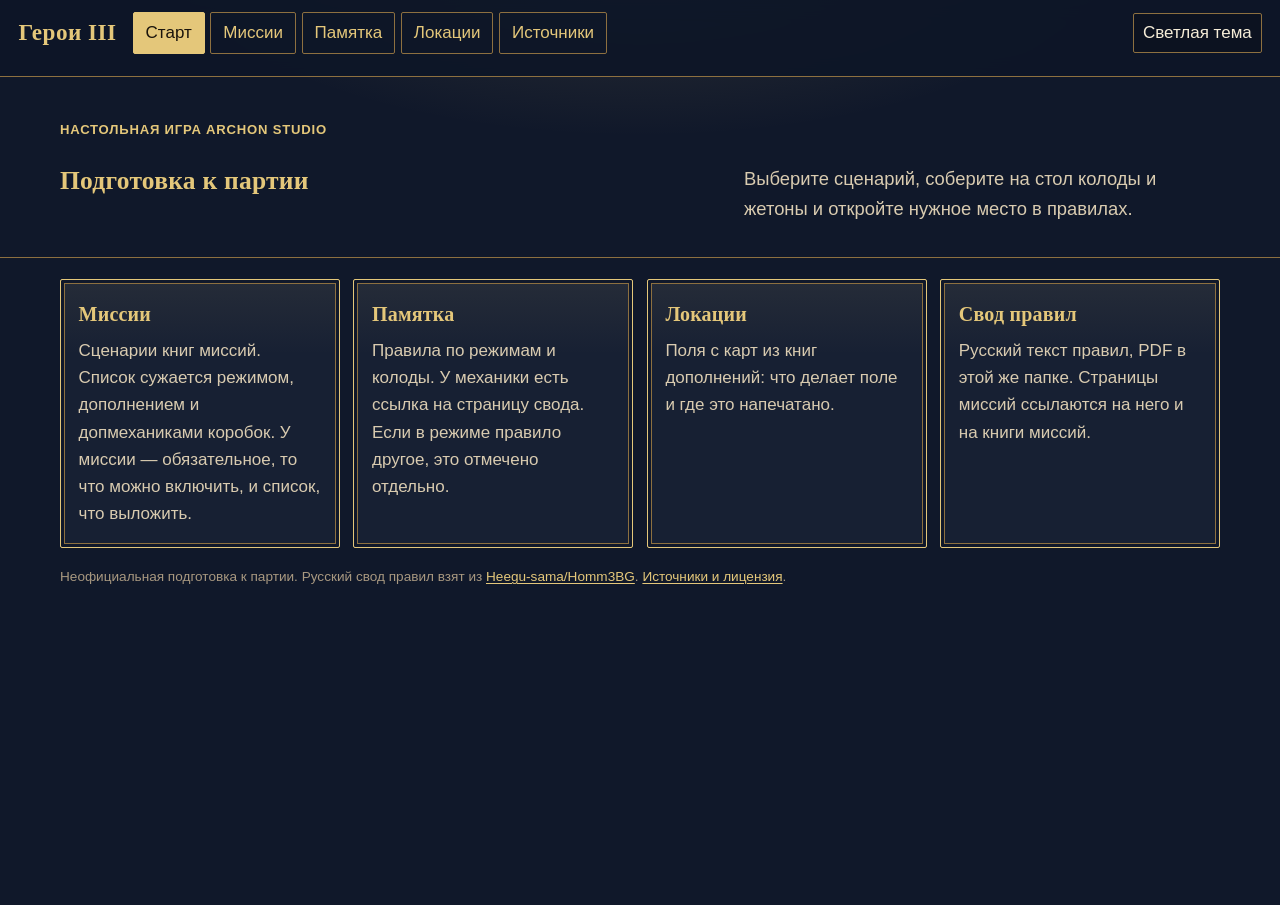
<file: index.html>
<!DOCTYPE html>
<html lang="ru">
<head>
<meta charset="utf-8">
<meta name="viewport" content="width=device-width, initial-scale=1">
<title>Герои III — подготовка к партии</title>
<link rel="stylesheet" href="theme.css?v=gold3">
</head>
<body data-theme="dark">
<header class="top">
  <div class="title-row">
    <h1>Герои III</h1>
    <nav class="app">
      <a class="on" href="index.html">Старт</a>
      <a href="missions.html">Миссии</a>
      <a href="rules.html">Памятка</a>
      <a href="locations.html">Локации</a>
      <a href="credits.html">Источники</a>
    </nav>
    <button id="theme" type="button">Тёмная тема</button>
  </div>
</header>
<div class="home-page">
  <section class="home-band">
    <div class="home-wrap">
      <div class="home-hero">
        <div>
          <p class="eyebrow">Настольная игра Archon Studio</p>
          <h2>Подготовка к партии</h2>
        </div>
        <p class="lede">Выберите сценарий, соберите на стол колоды и жетоны и откройте нужное место в правилах.</p>
      </div>
    </div>
  </section>
  <main class="home">
    <div class="home-wrap">
      <div class="home-grid">
        <a class="home-card" href="missions.html">
          <h3>Миссии</h3>
          <p>Сценарии книг миссий. Список сужается режимом, дополнением и допмеханиками коробок. У миссии — обязательное, то что можно включить, и список, что выложить.</p>
        </a>
        <a class="home-card" href="rules.html">
          <h3>Памятка</h3>
          <p>Правила по режимам и колоды. У механики есть ссылка на страницу свода. Если в режиме правило другое, это отмечено отдельно.</p>
        </a>
        <a class="home-card" href="locations.html">
          <h3>Локации</h3>
          <p>Поля с карт из книг дополнений: что делает поле и где это напечатано.</p>
        </a>
        <a class="home-card" href="Heroes3_Russian_Rules_Rewrite_2_0_1.pdf">
          <h3>Свод правил</h3>
          <p>Русский текст правил, PDF в этой же папке. Страницы миссий ссылаются на него и на книги миссий.</p>
        </a>
      </div>
      <p class="kicker">Неофициальная подготовка к партии. Русский свод правил взят из <a href="https://github.com/Heegu-sama/Homm3BG">Heegu-sama/Homm3BG</a>. <a href="credits.html">Источники и лицензия</a>.</p>
    </div>
  </main>
</div>
<script>
const themeBtn = document.getElementById("theme");
function applyTheme(name) {
  document.body.setAttribute("data-theme", name);
  themeBtn.textContent = name === "dark" ? "Светлая тема" : "Тёмная тема";
  try { localStorage.setItem("homm3-mechanics-theme", name); } catch (e) {}
}
themeBtn.addEventListener("click", function () {
  applyTheme(document.body.getAttribute("data-theme") === "dark" ? "light" : "dark");
});
let theme = "light";
try { theme = localStorage.getItem("homm3-mechanics-theme") || "dark"; } catch (e) {}
applyTheme(theme === "dark" ? "dark" : "light");
</script>
</body>
</html>
</file>
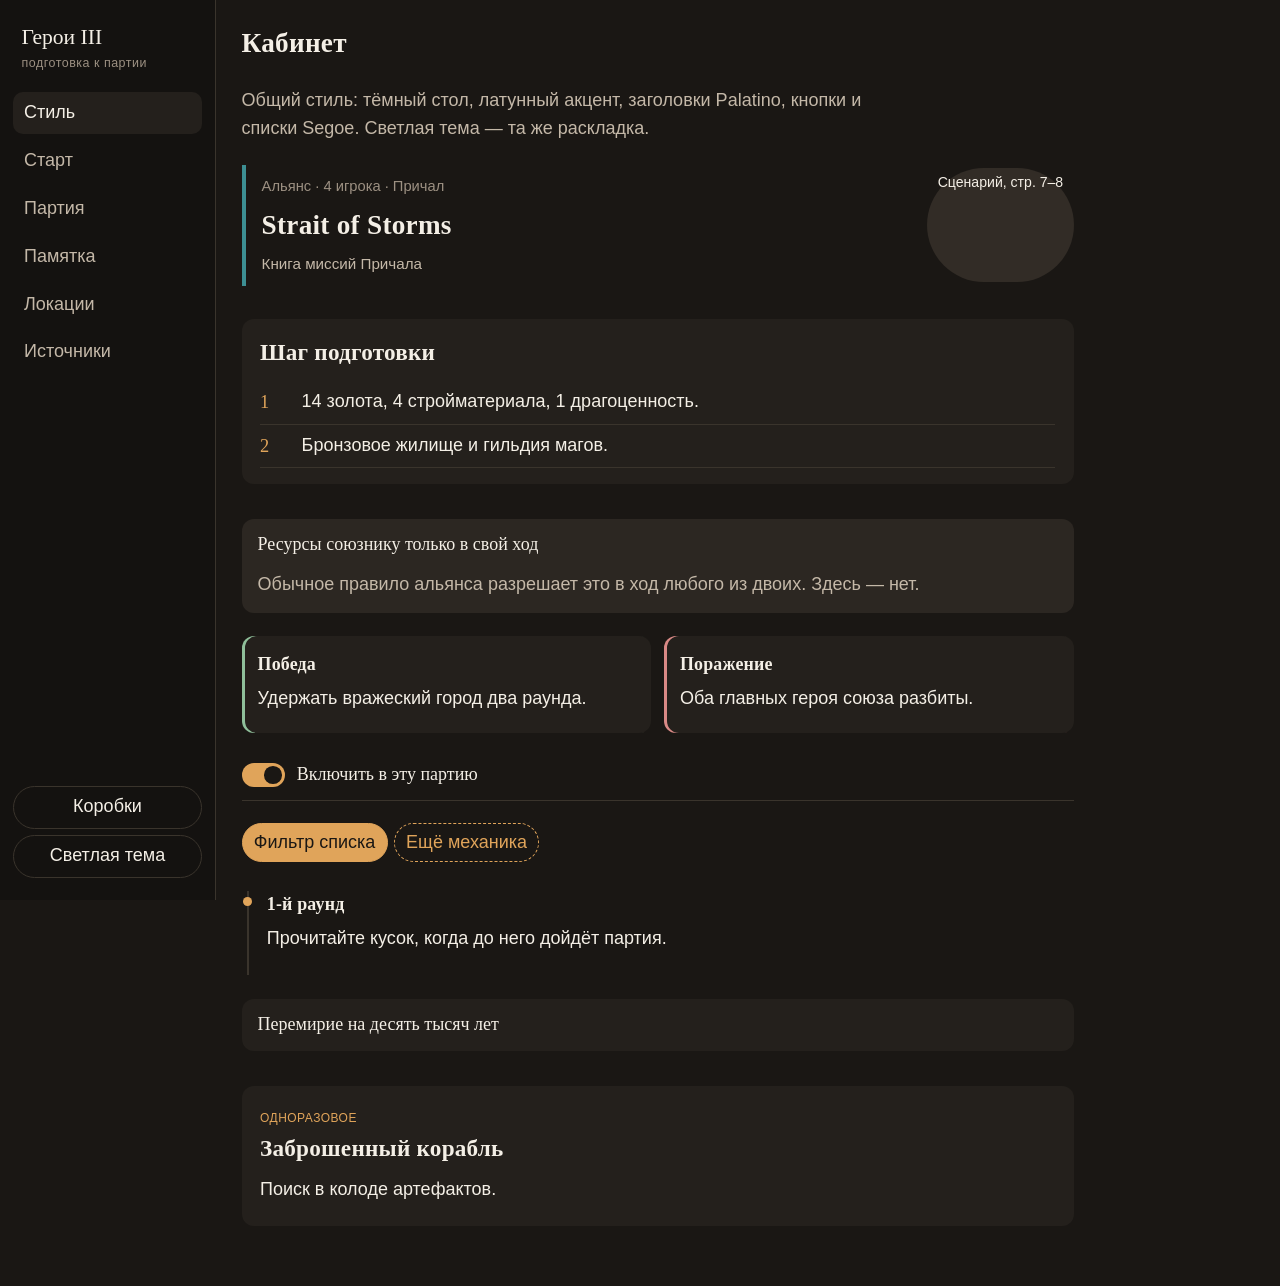
<file: v3/index.html>
<!DOCTYPE html>
<html lang="ru">
<head>
<meta charset="utf-8">
<meta name="viewport" content="width=device-width, initial-scale=1">
<title>Герои III — кабинет</title>
<link rel="stylesheet" href="cabinet.css">
</head>
<body data-theme="dark">
<div class="shell">
  <aside class="rail">
    <div class="brand">Герои III<small>подготовка к партии</small></div>
    <button class="nav" type="button" data-go="style">Стиль</button>
    <button class="nav" type="button" data-go="start">Старт</button>
    <button class="nav" type="button" data-go="party">Партия</button>
    <button class="nav" type="button" data-go="memo">Памятка</button>
    <button class="nav" type="button" data-go="places">Локации</button>
    <button class="nav" type="button" data-go="sources">Источники</button>
    <div class="grow"></div>
    <div class="tools">
      <button class="ghost" id="boxes-btn" type="button">Коробки</button>
      <button class="ghost" id="theme" type="button">Светлая тема</button>
    </div>
  </aside>
  <main class="stage" id="stage"></main>
</div>
<div class="kit" id="kit" hidden></div>
<script src="app.js"></script>
</body>
</html>
</file>
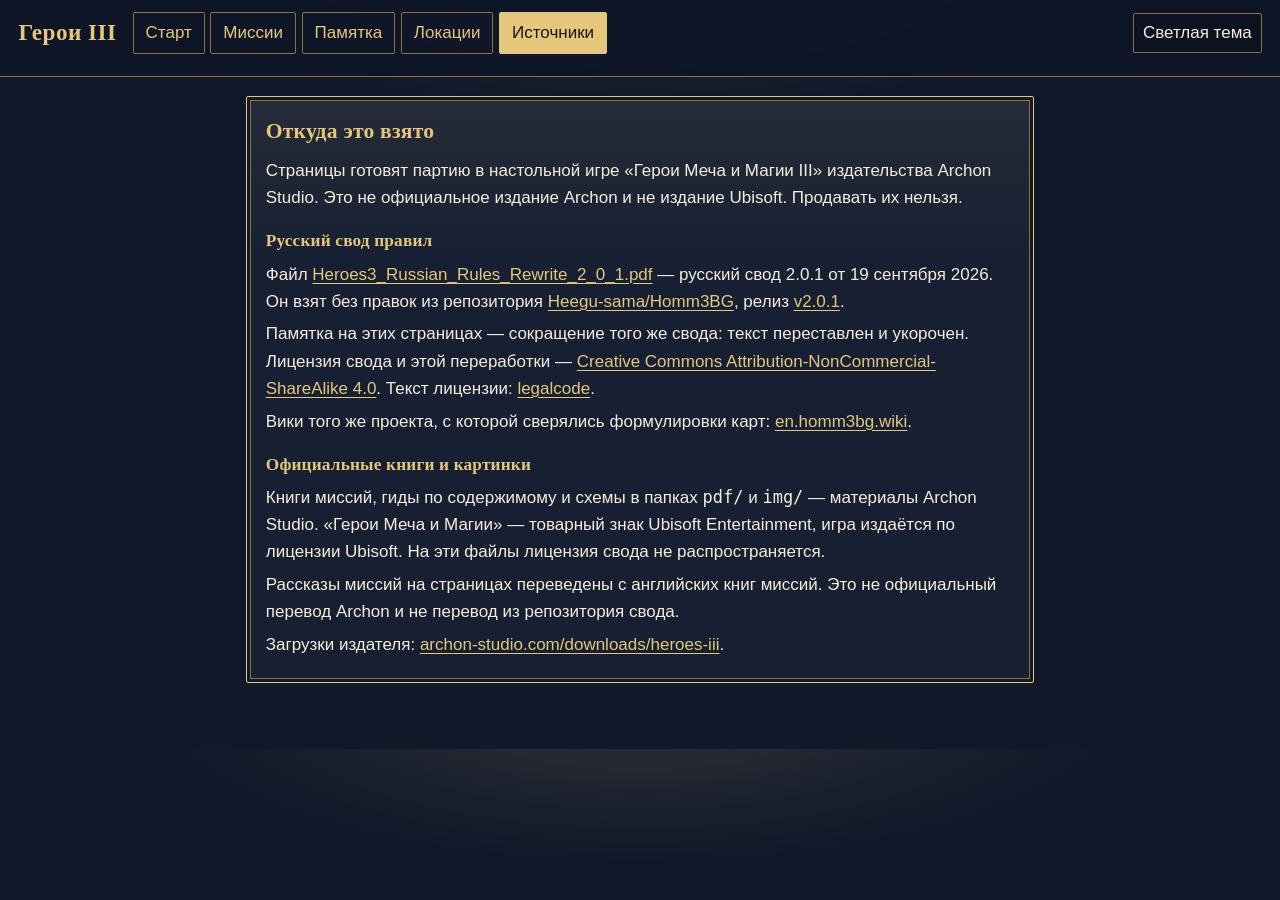
<file: credits.html>
<!DOCTYPE html>
<html lang="ru">
<head>
<meta charset="utf-8">
<meta name="viewport" content="width=device-width, initial-scale=1">
<title>Герои III — источники</title>
<link rel="stylesheet" href="theme.css?v=gold3">
</head>
<body data-theme="dark">
<header class="top">
  <div class="title-row">
    <h1>Герои III</h1>
    <nav class="app">
      <a href="index.html">Старт</a>
      <a href="missions.html">Миссии</a>
      <a href="rules.html">Памятка</a>
      <a href="locations.html">Локации</a>
      <a class="on" href="credits.html">Источники</a>
    </nav>
    <button id="theme" type="button">Тёмная тема</button>
  </div>
</header>
<div class="layout">
<main>
  <section class="card">
    <h2>Откуда это взято</h2>
    <p>Страницы готовят партию в настольной игре «Герои Меча и Магии III» издательства Archon Studio. Это не официальное издание Archon и не издание Ubisoft. Продавать их нельзя.</p>
    <h3>Русский свод правил</h3>
    <p>Файл <a href="Heroes3_Russian_Rules_Rewrite_2_0_1.pdf">Heroes3_Russian_Rules_Rewrite_2_0_1.pdf</a> — русский свод 2.0.1 от 19 сентября 2026. Он взят без правок из репозитория <a href="https://github.com/Heegu-sama/Homm3BG">Heegu-sama/Homm3BG</a>, релиз <a href="https://github.com/Heegu-sama/Homm3BG/releases/tag/v2.0.1">v2.0.1</a>.</p>
    <p>Памятка на этих страницах — сокращение того же свода: текст переставлен и укорочен. Лицензия свода и этой переработки — <a href="https://creativecommons.org/licenses/by-nc-sa/4.0/deed.ru">Creative Commons Attribution-NonCommercial-ShareAlike 4.0</a>. Текст лицензии: <a href="https://creativecommons.org/licenses/by-nc-sa/4.0/legalcode">legalcode</a>.</p>
    <p>Вики того же проекта, с которой сверялись формулировки карт: <a href="https://en.homm3bg.wiki/">en.homm3bg.wiki</a>.</p>
    <h3>Официальные книги и картинки</h3>
    <p>Книги миссий, гиды по содержимому и схемы в папках <code>pdf/</code> и <code>img/</code> — материалы Archon Studio. «Герои Меча и Магии» — товарный знак Ubisoft Entertainment, игра издаётся по лицензии Ubisoft. На эти файлы лицензия свода не распространяется.</p>
    <p>Рассказы миссий на страницах переведены с английских книг миссий. Это не официальный перевод Archon и не перевод из репозитория свода.</p>
    <p>Загрузки издателя: <a href="https://archon-studio.com/downloads/heroes-iii">archon-studio.com/downloads/heroes-iii</a>.</p>
  </section>
</main>
</div>
<script>
const themeBtn = document.getElementById("theme");
function applyTheme(name) {
  document.body.setAttribute("data-theme", name);
  themeBtn.textContent = name === "dark" ? "Светлая тема" : "Тёмная тема";
  try { localStorage.setItem("homm3-mechanics-theme", name); } catch (e) {}
}
themeBtn.addEventListener("click", function () {
  applyTheme(document.body.getAttribute("data-theme") === "dark" ? "light" : "dark");
});
let theme = "light";
try { theme = localStorage.getItem("homm3-mechanics-theme") || "dark"; } catch (e) {}
applyTheme(theme === "dark" ? "dark" : "light");
</script>
</body>
</html>
</file>
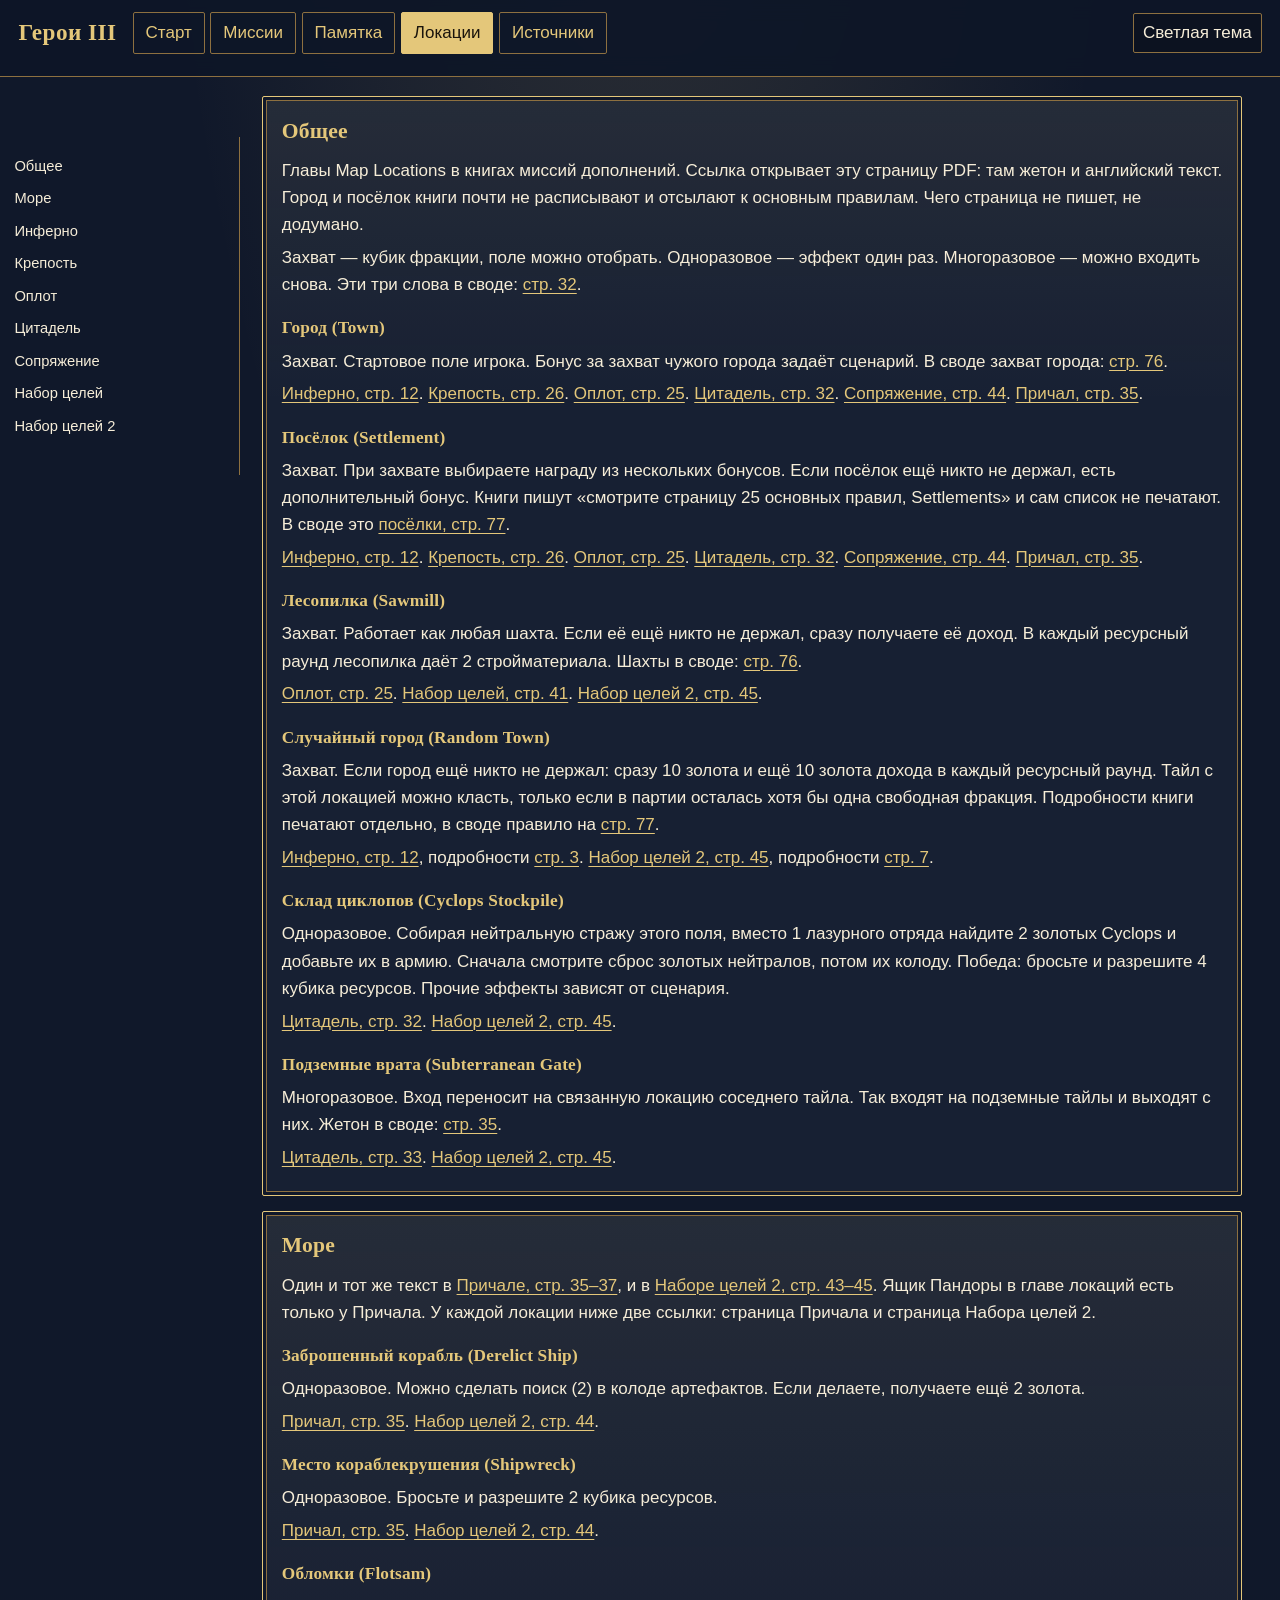
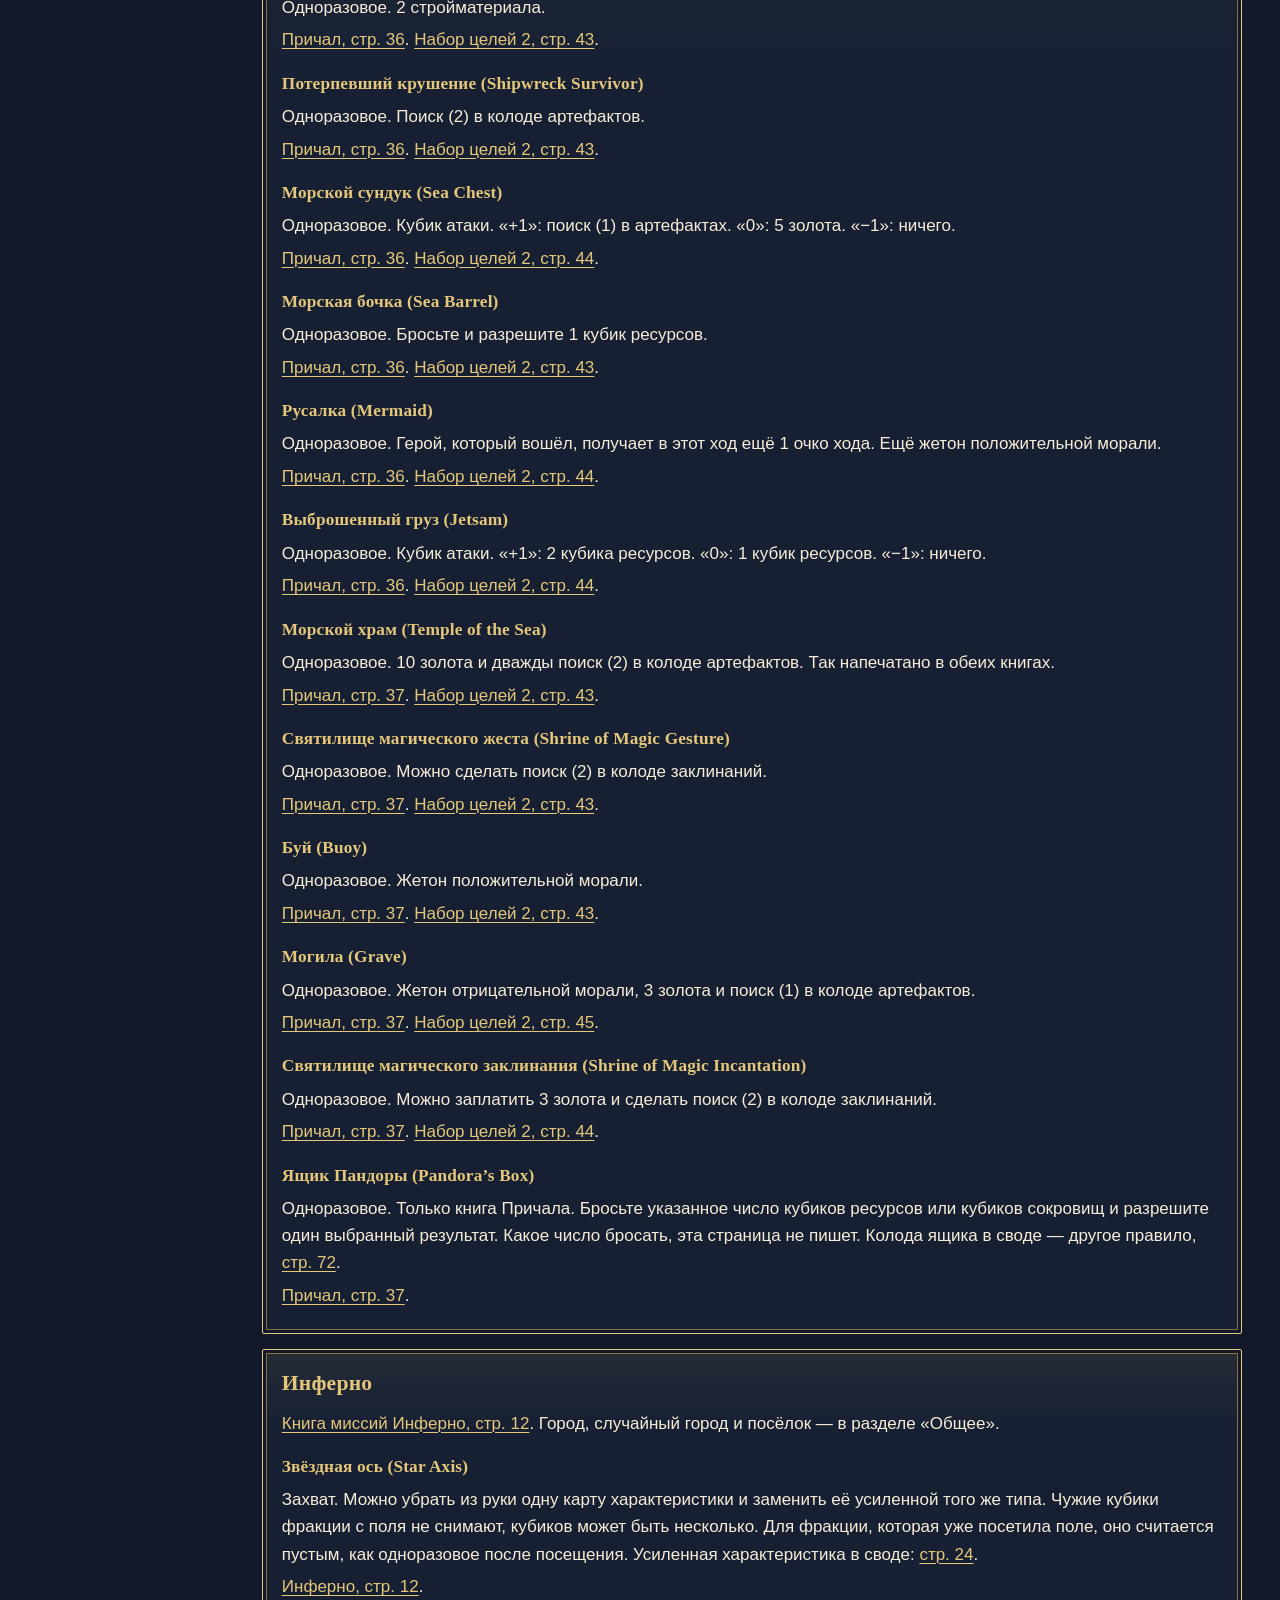
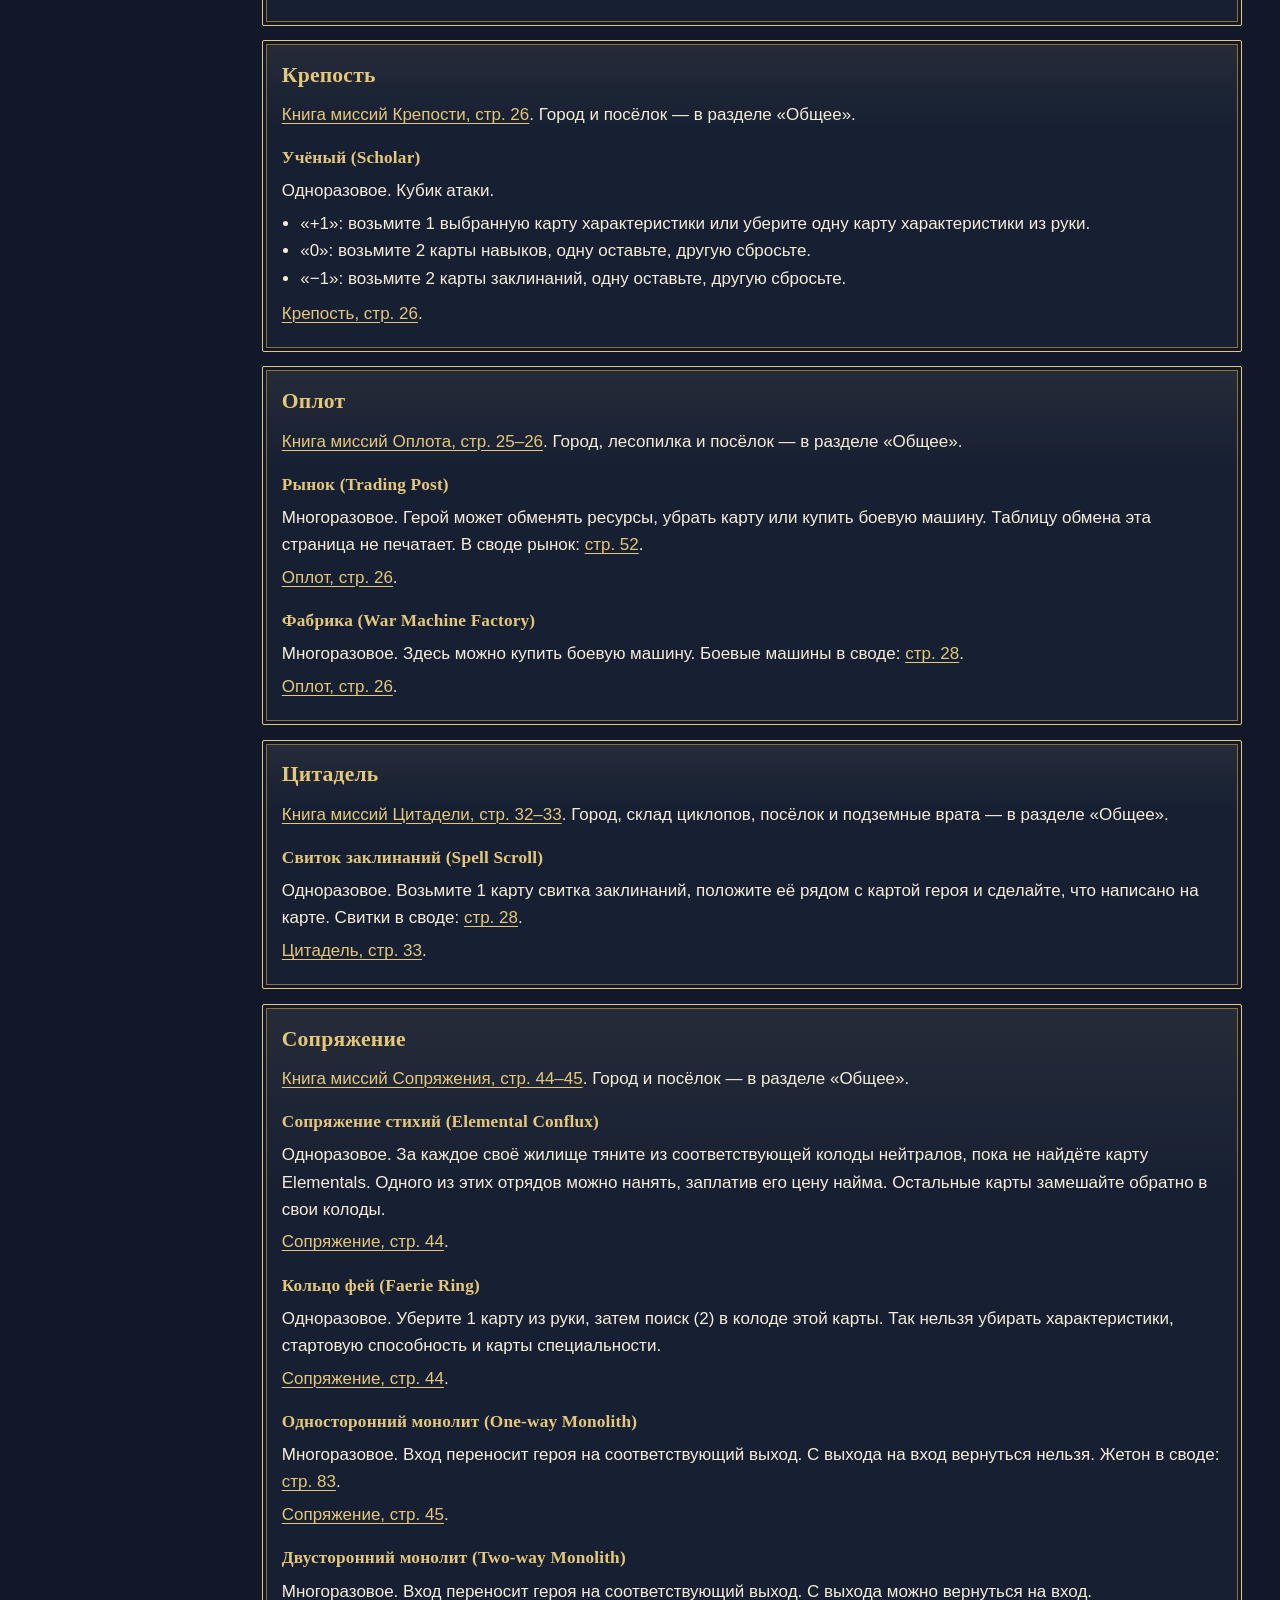
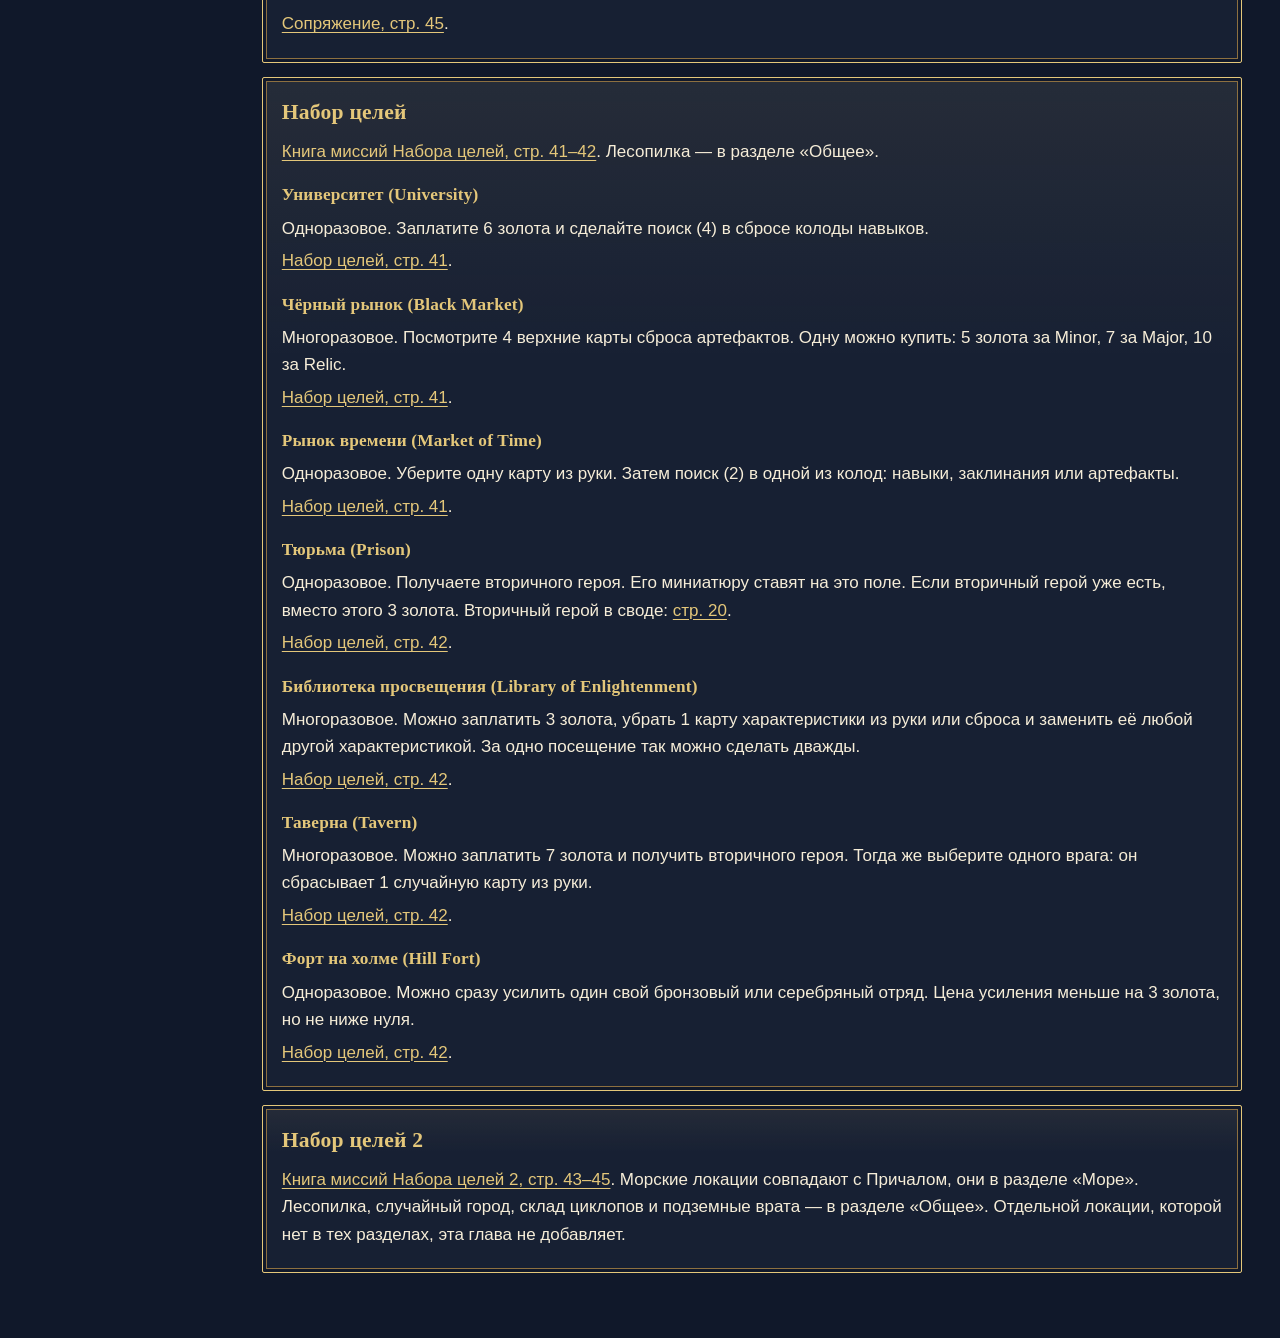
<file: locations.html>
<!DOCTYPE html>
<html lang="ru">
<head>
<meta charset="utf-8">
<meta name="viewport" content="width=device-width, initial-scale=1">
<title>Герои III — локации</title>
<link rel="stylesheet" href="theme.css?v=gold3">
</head>
<body data-theme="dark">
<header class="top">
  <div class="title-row">
    <h1>Герои III</h1>
    <nav class="app">
      <a href="index.html">Старт</a>
      <a href="missions.html">Миссии</a>
      <a href="rules.html">Памятка</a>
      <a class="on" href="locations.html">Локации</a>
      <a href="credits.html">Источники</a>
    </nav>
    <button id="theme" type="button">Тёмная тема</button>
  </div>
</header>
<div class="layout">
<nav class="side">
  <a href="#common">Общее</a>
  <a href="#sea">Море</a>
  <a href="#inferno">Инферно</a>
  <a href="#fortress">Крепость</a>
  <a href="#rampart">Оплот</a>
  <a href="#stronghold">Цитадель</a>
  <a href="#conflux">Сопряжение</a>
  <a href="#sg">Набор целей</a>
  <a href="#sg2">Набор целей 2</a>
</nav>
<main>
<section class="card" id="common">
  <h2>Общее</h2>
  <p>Главы Map Locations в книгах миссий дополнений. Ссылка открывает эту страницу PDF: там жетон и английский текст. Город и посёлок книги почти не расписывают и отсылают к основным правилам. Чего страница не пишет, не додумано.</p>
  <p>Захват — кубик фракции, поле можно отобрать. Одноразовое — эффект один раз. Многоразовое — можно входить снова. Эти три слова в своде: <a href="Heroes3_Russian_Rules_Rewrite_2_0_1.pdf#page=32" target="_blank" rel="noopener">стр. 32</a>.</p>
  <h3>Город (Town)</h3>
  <p>Захват. Стартовое поле игрока. Бонус за захват чужого города задаёт сценарий. В своде захват города: <a href="Heroes3_Russian_Rules_Rewrite_2_0_1.pdf#page=76" target="_blank" rel="noopener">стр. 76</a>.</p>
  <p><a href="pdf/HoMM-Inferno-Mission-Book_EN.pdf#page=12" target="_blank" rel="noopener">Инферно, стр. 12</a>. <a href="pdf/HoMM-Fortress-Mission-Book_EN.pdf#page=26" target="_blank" rel="noopener">Крепость, стр. 26</a>. <a href="pdf/HoMM-Rampart-Mission-Book_EN.pdf#page=25" target="_blank" rel="noopener">Оплот, стр. 25</a>. <a href="pdf/HoMM-Stronghold-Mission-Book_EN.pdf#page=32" target="_blank" rel="noopener">Цитадель, стр. 32</a>. <a href="pdf/HoMM-Conflux-Mission-Book_EN.pdf#page=44" target="_blank" rel="noopener">Сопряжение, стр. 44</a>. <a href="pdf/HoMM-Cove-Mission-Book_EN.pdf#page=35" target="_blank" rel="noopener">Причал, стр. 35</a>.</p>
  <h3>Посёлок (Settlement)</h3>
  <p>Захват. При захвате выбираете награду из нескольких бонусов. Если посёлок ещё никто не держал, есть дополнительный бонус. Книги пишут «смотрите страницу 25 основных правил, Settlements» и сам список не печатают. В своде это <a href="Heroes3_Russian_Rules_Rewrite_2_0_1.pdf#page=77" target="_blank" rel="noopener">посёлки, стр. 77</a>.</p>
  <p><a href="pdf/HoMM-Inferno-Mission-Book_EN.pdf#page=12" target="_blank" rel="noopener">Инферно, стр. 12</a>. <a href="pdf/HoMM-Fortress-Mission-Book_EN.pdf#page=26" target="_blank" rel="noopener">Крепость, стр. 26</a>. <a href="pdf/HoMM-Rampart-Mission-Book_EN.pdf#page=25" target="_blank" rel="noopener">Оплот, стр. 25</a>. <a href="pdf/HoMM-Stronghold-Mission-Book_EN.pdf#page=32" target="_blank" rel="noopener">Цитадель, стр. 32</a>. <a href="pdf/HoMM-Conflux-Mission-Book_EN.pdf#page=44" target="_blank" rel="noopener">Сопряжение, стр. 44</a>. <a href="pdf/HoMM-Cove-Mission-Book_EN.pdf#page=35" target="_blank" rel="noopener">Причал, стр. 35</a>.</p>
  <h3>Лесопилка (Sawmill)</h3>
  <p>Захват. Работает как любая шахта. Если её ещё никто не держал, сразу получаете её доход. В каждый ресурсный раунд лесопилка даёт 2 стройматериала. Шахты в своде: <a href="Heroes3_Russian_Rules_Rewrite_2_0_1.pdf#page=76" target="_blank" rel="noopener">стр. 76</a>.</p>
  <p><a href="pdf/HoMM-Rampart-Mission-Book_EN.pdf#page=25" target="_blank" rel="noopener">Оплот, стр. 25</a>. <a href="pdf/HoMM-SG-Mission-Book_EN.pdf#page=41" target="_blank" rel="noopener">Набор целей, стр. 41</a>. <a href="pdf/HoMM-SG2-Mission-Book_EN.pdf#page=45" target="_blank" rel="noopener">Набор целей 2, стр. 45</a>.</p>
  <h3>Случайный город (Random Town)</h3>
  <p>Захват. Если город ещё никто не держал: сразу 10 золота и ещё 10 золота дохода в каждый ресурсный раунд. Тайл с этой локацией можно класть, только если в партии осталась хотя бы одна свободная фракция. Подробности книги печатают отдельно, в своде правило на <a href="Heroes3_Russian_Rules_Rewrite_2_0_1.pdf#page=77" target="_blank" rel="noopener">стр. 77</a>.</p>
  <p><a href="pdf/HoMM-Inferno-Mission-Book_EN.pdf#page=12" target="_blank" rel="noopener">Инферно, стр. 12</a>, подробности <a href="pdf/HoMM-Inferno-Mission-Book_EN.pdf#page=3" target="_blank" rel="noopener">стр. 3</a>. <a href="pdf/HoMM-SG2-Mission-Book_EN.pdf#page=45" target="_blank" rel="noopener">Набор целей 2, стр. 45</a>, подробности <a href="pdf/HoMM-SG2-Mission-Book_EN.pdf#page=7" target="_blank" rel="noopener">стр. 7</a>.</p>
  <h3>Склад циклопов (Cyclops Stockpile)</h3>
  <p>Одноразовое. Собирая нейтральную стражу этого поля, вместо 1 лазурного отряда найдите 2 золотых Cyclops и добавьте их в армию. Сначала смотрите сброс золотых нейтралов, потом их колоду. Победа: бросьте и разрешите 4 кубика ресурсов. Прочие эффекты зависят от сценария.</p>
  <p><a href="pdf/HoMM-Stronghold-Mission-Book_EN.pdf#page=32" target="_blank" rel="noopener">Цитадель, стр. 32</a>. <a href="pdf/HoMM-SG2-Mission-Book_EN.pdf#page=45" target="_blank" rel="noopener">Набор целей 2, стр. 45</a>.</p>
  <h3>Подземные врата (Subterranean Gate)</h3>
  <p>Многоразовое. Вход переносит на связанную локацию соседнего тайла. Так входят на подземные тайлы и выходят с них. Жетон в своде: <a href="Heroes3_Russian_Rules_Rewrite_2_0_1.pdf#page=35" target="_blank" rel="noopener">стр. 35</a>.</p>
  <p><a href="pdf/HoMM-Stronghold-Mission-Book_EN.pdf#page=33" target="_blank" rel="noopener">Цитадель, стр. 33</a>. <a href="pdf/HoMM-SG2-Mission-Book_EN.pdf#page=45" target="_blank" rel="noopener">Набор целей 2, стр. 45</a>.</p>
</section>

<section class="card" id="sea">
  <h2>Море</h2>
  <p>Один и тот же текст в <a href="pdf/HoMM-Cove-Mission-Book_EN.pdf#page=35" target="_blank" rel="noopener">Причале, стр. 35–37</a>, и в <a href="pdf/HoMM-SG2-Mission-Book_EN.pdf#page=43" target="_blank" rel="noopener">Наборе целей 2, стр. 43–45</a>. Ящик Пандоры в главе локаций есть только у Причала. У каждой локации ниже две ссылки: страница Причала и страница Набора целей 2.</p>
  <h3>Заброшенный корабль (Derelict Ship)</h3>
  <p>Одноразовое. Можно сделать поиск (2) в колоде артефактов. Если делаете, получаете ещё 2 золота.</p>
  <p><a href="pdf/HoMM-Cove-Mission-Book_EN.pdf#page=35" target="_blank" rel="noopener">Причал, стр. 35</a>. <a href="pdf/HoMM-SG2-Mission-Book_EN.pdf#page=44" target="_blank" rel="noopener">Набор целей 2, стр. 44</a>.</p>
  <h3>Место кораблекрушения (Shipwreck)</h3>
  <p>Одноразовое. Бросьте и разрешите 2 кубика ресурсов.</p>
  <p><a href="pdf/HoMM-Cove-Mission-Book_EN.pdf#page=35" target="_blank" rel="noopener">Причал, стр. 35</a>. <a href="pdf/HoMM-SG2-Mission-Book_EN.pdf#page=44" target="_blank" rel="noopener">Набор целей 2, стр. 44</a>.</p>
  <h3>Обломки (Flotsam)</h3>
  <p>Одноразовое. 2 стройматериала.</p>
  <p><a href="pdf/HoMM-Cove-Mission-Book_EN.pdf#page=36" target="_blank" rel="noopener">Причал, стр. 36</a>. <a href="pdf/HoMM-SG2-Mission-Book_EN.pdf#page=43" target="_blank" rel="noopener">Набор целей 2, стр. 43</a>.</p>
  <h3>Потерпевший крушение (Shipwreck Survivor)</h3>
  <p>Одноразовое. Поиск (2) в колоде артефактов.</p>
  <p><a href="pdf/HoMM-Cove-Mission-Book_EN.pdf#page=36" target="_blank" rel="noopener">Причал, стр. 36</a>. <a href="pdf/HoMM-SG2-Mission-Book_EN.pdf#page=43" target="_blank" rel="noopener">Набор целей 2, стр. 43</a>.</p>
  <h3>Морской сундук (Sea Chest)</h3>
  <p>Одноразовое. Кубик атаки. «+1»: поиск (1) в артефактах. «0»: 5 золота. «−1»: ничего.</p>
  <p><a href="pdf/HoMM-Cove-Mission-Book_EN.pdf#page=36" target="_blank" rel="noopener">Причал, стр. 36</a>. <a href="pdf/HoMM-SG2-Mission-Book_EN.pdf#page=44" target="_blank" rel="noopener">Набор целей 2, стр. 44</a>.</p>
  <h3>Морская бочка (Sea Barrel)</h3>
  <p>Одноразовое. Бросьте и разрешите 1 кубик ресурсов.</p>
  <p><a href="pdf/HoMM-Cove-Mission-Book_EN.pdf#page=36" target="_blank" rel="noopener">Причал, стр. 36</a>. <a href="pdf/HoMM-SG2-Mission-Book_EN.pdf#page=43" target="_blank" rel="noopener">Набор целей 2, стр. 43</a>.</p>
  <h3>Русалка (Mermaid)</h3>
  <p>Одноразовое. Герой, который вошёл, получает в этот ход ещё 1 очко хода. Ещё жетон положительной морали.</p>
  <p><a href="pdf/HoMM-Cove-Mission-Book_EN.pdf#page=36" target="_blank" rel="noopener">Причал, стр. 36</a>. <a href="pdf/HoMM-SG2-Mission-Book_EN.pdf#page=44" target="_blank" rel="noopener">Набор целей 2, стр. 44</a>.</p>
  <h3>Выброшенный груз (Jetsam)</h3>
  <p>Одноразовое. Кубик атаки. «+1»: 2 кубика ресурсов. «0»: 1 кубик ресурсов. «−1»: ничего.</p>
  <p><a href="pdf/HoMM-Cove-Mission-Book_EN.pdf#page=36" target="_blank" rel="noopener">Причал, стр. 36</a>. <a href="pdf/HoMM-SG2-Mission-Book_EN.pdf#page=44" target="_blank" rel="noopener">Набор целей 2, стр. 44</a>.</p>
  <h3>Морской храм (Temple of the Sea)</h3>
  <p>Одноразовое. 10 золота и дважды поиск (2) в колоде артефактов. Так напечатано в обеих книгах.</p>
  <p><a href="pdf/HoMM-Cove-Mission-Book_EN.pdf#page=37" target="_blank" rel="noopener">Причал, стр. 37</a>. <a href="pdf/HoMM-SG2-Mission-Book_EN.pdf#page=43" target="_blank" rel="noopener">Набор целей 2, стр. 43</a>.</p>
  <h3>Святилище магического жеста (Shrine of Magic Gesture)</h3>
  <p>Одноразовое. Можно сделать поиск (2) в колоде заклинаний.</p>
  <p><a href="pdf/HoMM-Cove-Mission-Book_EN.pdf#page=37" target="_blank" rel="noopener">Причал, стр. 37</a>. <a href="pdf/HoMM-SG2-Mission-Book_EN.pdf#page=43" target="_blank" rel="noopener">Набор целей 2, стр. 43</a>.</p>
  <h3>Буй (Buoy)</h3>
  <p>Одноразовое. Жетон положительной морали.</p>
  <p><a href="pdf/HoMM-Cove-Mission-Book_EN.pdf#page=37" target="_blank" rel="noopener">Причал, стр. 37</a>. <a href="pdf/HoMM-SG2-Mission-Book_EN.pdf#page=43" target="_blank" rel="noopener">Набор целей 2, стр. 43</a>.</p>
  <h3>Могила (Grave)</h3>
  <p>Одноразовое. Жетон отрицательной морали, 3 золота и поиск (1) в колоде артефактов.</p>
  <p><a href="pdf/HoMM-Cove-Mission-Book_EN.pdf#page=37" target="_blank" rel="noopener">Причал, стр. 37</a>. <a href="pdf/HoMM-SG2-Mission-Book_EN.pdf#page=45" target="_blank" rel="noopener">Набор целей 2, стр. 45</a>.</p>
  <h3>Святилище магического заклинания (Shrine of Magic Incantation)</h3>
  <p>Одноразовое. Можно заплатить 3 золота и сделать поиск (2) в колоде заклинаний.</p>
  <p><a href="pdf/HoMM-Cove-Mission-Book_EN.pdf#page=37" target="_blank" rel="noopener">Причал, стр. 37</a>. <a href="pdf/HoMM-SG2-Mission-Book_EN.pdf#page=44" target="_blank" rel="noopener">Набор целей 2, стр. 44</a>.</p>
  <h3>Ящик Пандоры (Pandora’s Box)</h3>
  <p>Одноразовое. Только книга Причала. Бросьте указанное число кубиков ресурсов или кубиков сокровищ и разрешите один выбранный результат. Какое число бросать, эта страница не пишет. Колода ящика в своде — другое правило, <a href="Heroes3_Russian_Rules_Rewrite_2_0_1.pdf#page=72" target="_blank" rel="noopener">стр. 72</a>.</p>
  <p><a href="pdf/HoMM-Cove-Mission-Book_EN.pdf#page=37" target="_blank" rel="noopener">Причал, стр. 37</a>.</p>
</section>

<section class="card" id="inferno">
  <h2>Инферно</h2>
  <p><a href="pdf/HoMM-Inferno-Mission-Book_EN.pdf#page=12" target="_blank" rel="noopener">Книга миссий Инферно, стр. 12</a>. Город, случайный город и посёлок — в разделе «Общее».</p>
  <h3>Звёздная ось (Star Axis)</h3>
  <p>Захват. Можно убрать из руки одну карту характеристики и заменить её усиленной того же типа. Чужие кубики фракции с поля не снимают, кубиков может быть несколько. Для фракции, которая уже посетила поле, оно считается пустым, как одноразовое после посещения. Усиленная характеристика в своде: <a href="Heroes3_Russian_Rules_Rewrite_2_0_1.pdf#page=24" target="_blank" rel="noopener">стр. 24</a>.</p>
  <p><a href="pdf/HoMM-Inferno-Mission-Book_EN.pdf#page=12" target="_blank" rel="noopener">Инферно, стр. 12</a>.</p>
</section>

<section class="card" id="fortress">
  <h2>Крепость</h2>
  <p><a href="pdf/HoMM-Fortress-Mission-Book_EN.pdf#page=26" target="_blank" rel="noopener">Книга миссий Крепости, стр. 26</a>. Город и посёлок — в разделе «Общее».</p>
  <h3>Учёный (Scholar)</h3>
  <p>Одноразовое. Кубик атаки.</p>
  <ul>
    <li>«+1»: возьмите 1 выбранную карту характеристики или уберите одну карту характеристики из руки.</li>
    <li>«0»: возьмите 2 карты навыков, одну оставьте, другую сбросьте.</li>
    <li>«−1»: возьмите 2 карты заклинаний, одну оставьте, другую сбросьте.</li>
  </ul>
  <p><a href="pdf/HoMM-Fortress-Mission-Book_EN.pdf#page=26" target="_blank" rel="noopener">Крепость, стр. 26</a>.</p>
</section>

<section class="card" id="rampart">
  <h2>Оплот</h2>
  <p><a href="pdf/HoMM-Rampart-Mission-Book_EN.pdf#page=25" target="_blank" rel="noopener">Книга миссий Оплота, стр. 25–26</a>. Город, лесопилка и посёлок — в разделе «Общее».</p>
  <h3>Рынок (Trading Post)</h3>
  <p>Многоразовое. Герой может обменять ресурсы, убрать карту или купить боевую машину. Таблицу обмена эта страница не печатает. В своде рынок: <a href="Heroes3_Russian_Rules_Rewrite_2_0_1.pdf#page=52" target="_blank" rel="noopener">стр. 52</a>.</p>
  <p><a href="pdf/HoMM-Rampart-Mission-Book_EN.pdf#page=26" target="_blank" rel="noopener">Оплот, стр. 26</a>.</p>
  <h3>Фабрика (War Machine Factory)</h3>
  <p>Многоразовое. Здесь можно купить боевую машину. Боевые машины в своде: <a href="Heroes3_Russian_Rules_Rewrite_2_0_1.pdf#page=28" target="_blank" rel="noopener">стр. 28</a>.</p>
  <p><a href="pdf/HoMM-Rampart-Mission-Book_EN.pdf#page=26" target="_blank" rel="noopener">Оплот, стр. 26</a>.</p>
</section>

<section class="card" id="stronghold">
  <h2>Цитадель</h2>
  <p><a href="pdf/HoMM-Stronghold-Mission-Book_EN.pdf#page=32" target="_blank" rel="noopener">Книга миссий Цитадели, стр. 32–33</a>. Город, склад циклопов, посёлок и подземные врата — в разделе «Общее».</p>
  <h3>Свиток заклинаний (Spell Scroll)</h3>
  <p>Одноразовое. Возьмите 1 карту свитка заклинаний, положите её рядом с картой героя и сделайте, что написано на карте. Свитки в своде: <a href="Heroes3_Russian_Rules_Rewrite_2_0_1.pdf#page=28" target="_blank" rel="noopener">стр. 28</a>.</p>
  <p><a href="pdf/HoMM-Stronghold-Mission-Book_EN.pdf#page=33" target="_blank" rel="noopener">Цитадель, стр. 33</a>.</p>
</section>

<section class="card" id="conflux">
  <h2>Сопряжение</h2>
  <p><a href="pdf/HoMM-Conflux-Mission-Book_EN.pdf#page=44" target="_blank" rel="noopener">Книга миссий Сопряжения, стр. 44–45</a>. Город и посёлок — в разделе «Общее».</p>
  <h3>Сопряжение стихий (Elemental Conflux)</h3>
  <p>Одноразовое. За каждое своё жилище тяните из соответствующей колоды нейтралов, пока не найдёте карту Elementals. Одного из этих отрядов можно нанять, заплатив его цену найма. Остальные карты замешайте обратно в свои колоды.</p>
  <p><a href="pdf/HoMM-Conflux-Mission-Book_EN.pdf#page=44" target="_blank" rel="noopener">Сопряжение, стр. 44</a>.</p>
  <h3>Кольцо фей (Faerie Ring)</h3>
  <p>Одноразовое. Уберите 1 карту из руки, затем поиск (2) в колоде этой карты. Так нельзя убирать характеристики, стартовую способность и карты специальности.</p>
  <p><a href="pdf/HoMM-Conflux-Mission-Book_EN.pdf#page=44" target="_blank" rel="noopener">Сопряжение, стр. 44</a>.</p>
  <h3>Односторонний монолит (One-way Monolith)</h3>
  <p>Многоразовое. Вход переносит героя на соответствующий выход. С выхода на вход вернуться нельзя. Жетон в своде: <a href="Heroes3_Russian_Rules_Rewrite_2_0_1.pdf#page=83" target="_blank" rel="noopener">стр. 83</a>.</p>
  <p><a href="pdf/HoMM-Conflux-Mission-Book_EN.pdf#page=45" target="_blank" rel="noopener">Сопряжение, стр. 45</a>.</p>
  <h3>Двусторонний монолит (Two-way Monolith)</h3>
  <p>Многоразовое. Вход переносит героя на соответствующий выход. С выхода можно вернуться на вход.</p>
  <p><a href="pdf/HoMM-Conflux-Mission-Book_EN.pdf#page=45" target="_blank" rel="noopener">Сопряжение, стр. 45</a>.</p>
</section>

<section class="card" id="sg">
  <h2>Набор целей</h2>
  <p><a href="pdf/HoMM-SG-Mission-Book_EN.pdf#page=41" target="_blank" rel="noopener">Книга миссий Набора целей, стр. 41–42</a>. Лесопилка — в разделе «Общее».</p>
  <h3>Университет (University)</h3>
  <p>Одноразовое. Заплатите 6 золота и сделайте поиск (4) в сбросе колоды навыков.</p>
  <p><a href="pdf/HoMM-SG-Mission-Book_EN.pdf#page=41" target="_blank" rel="noopener">Набор целей, стр. 41</a>.</p>
  <h3>Чёрный рынок (Black Market)</h3>
  <p>Многоразовое. Посмотрите 4 верхние карты сброса артефактов. Одну можно купить: 5 золота за Minor, 7 за Major, 10 за Relic.</p>
  <p><a href="pdf/HoMM-SG-Mission-Book_EN.pdf#page=41" target="_blank" rel="noopener">Набор целей, стр. 41</a>.</p>
  <h3>Рынок времени (Market of Time)</h3>
  <p>Одноразовое. Уберите одну карту из руки. Затем поиск (2) в одной из колод: навыки, заклинания или артефакты.</p>
  <p><a href="pdf/HoMM-SG-Mission-Book_EN.pdf#page=41" target="_blank" rel="noopener">Набор целей, стр. 41</a>.</p>
  <h3>Тюрьма (Prison)</h3>
  <p>Одноразовое. Получаете вторичного героя. Его миниатюру ставят на это поле. Если вторичный герой уже есть, вместо этого 3 золота. Вторичный герой в своде: <a href="Heroes3_Russian_Rules_Rewrite_2_0_1.pdf#page=20" target="_blank" rel="noopener">стр. 20</a>.</p>
  <p><a href="pdf/HoMM-SG-Mission-Book_EN.pdf#page=42" target="_blank" rel="noopener">Набор целей, стр. 42</a>.</p>
  <h3>Библиотека просвещения (Library of Enlightenment)</h3>
  <p>Многоразовое. Можно заплатить 3 золота, убрать 1 карту характеристики из руки или сброса и заменить её любой другой характеристикой. За одно посещение так можно сделать дважды.</p>
  <p><a href="pdf/HoMM-SG-Mission-Book_EN.pdf#page=42" target="_blank" rel="noopener">Набор целей, стр. 42</a>.</p>
  <h3>Таверна (Tavern)</h3>
  <p>Многоразовое. Можно заплатить 7 золота и получить вторичного героя. Тогда же выберите одного врага: он сбрасывает 1 случайную карту из руки.</p>
  <p><a href="pdf/HoMM-SG-Mission-Book_EN.pdf#page=42" target="_blank" rel="noopener">Набор целей, стр. 42</a>.</p>
  <h3>Форт на холме (Hill Fort)</h3>
  <p>Одноразовое. Можно сразу усилить один свой бронзовый или серебряный отряд. Цена усиления меньше на 3 золота, но не ниже нуля.</p>
  <p><a href="pdf/HoMM-SG-Mission-Book_EN.pdf#page=42" target="_blank" rel="noopener">Набор целей, стр. 42</a>.</p>
</section>

<section class="card" id="sg2">
  <h2>Набор целей 2</h2>
  <p><a href="pdf/HoMM-SG2-Mission-Book_EN.pdf#page=43" target="_blank" rel="noopener">Книга миссий Набора целей 2, стр. 43–45</a>. Морские локации совпадают с Причалом, они в разделе «Море». Лесопилка, случайный город, склад циклопов и подземные врата — в разделе «Общее». Отдельной локации, которой нет в тех разделах, эта глава не добавляет.</p>
</section>
</main>
</div>
<script>
const themeBtn = document.getElementById("theme");
function applyTheme(name) {
  document.body.setAttribute("data-theme", name);
  themeBtn.textContent = name === "dark" ? "Светлая тема" : "Тёмная тема";
  try { localStorage.setItem("homm3-mechanics-theme", name); } catch (e) {}
}
themeBtn.addEventListener("click", function () {
  applyTheme(document.body.getAttribute("data-theme") === "dark" ? "light" : "dark");
});
let theme = "light";
try { theme = localStorage.getItem("homm3-mechanics-theme") || "dark"; } catch (e) {}
applyTheme(theme === "dark" ? "dark" : "light");
</script>
</body>
</html>
</file>
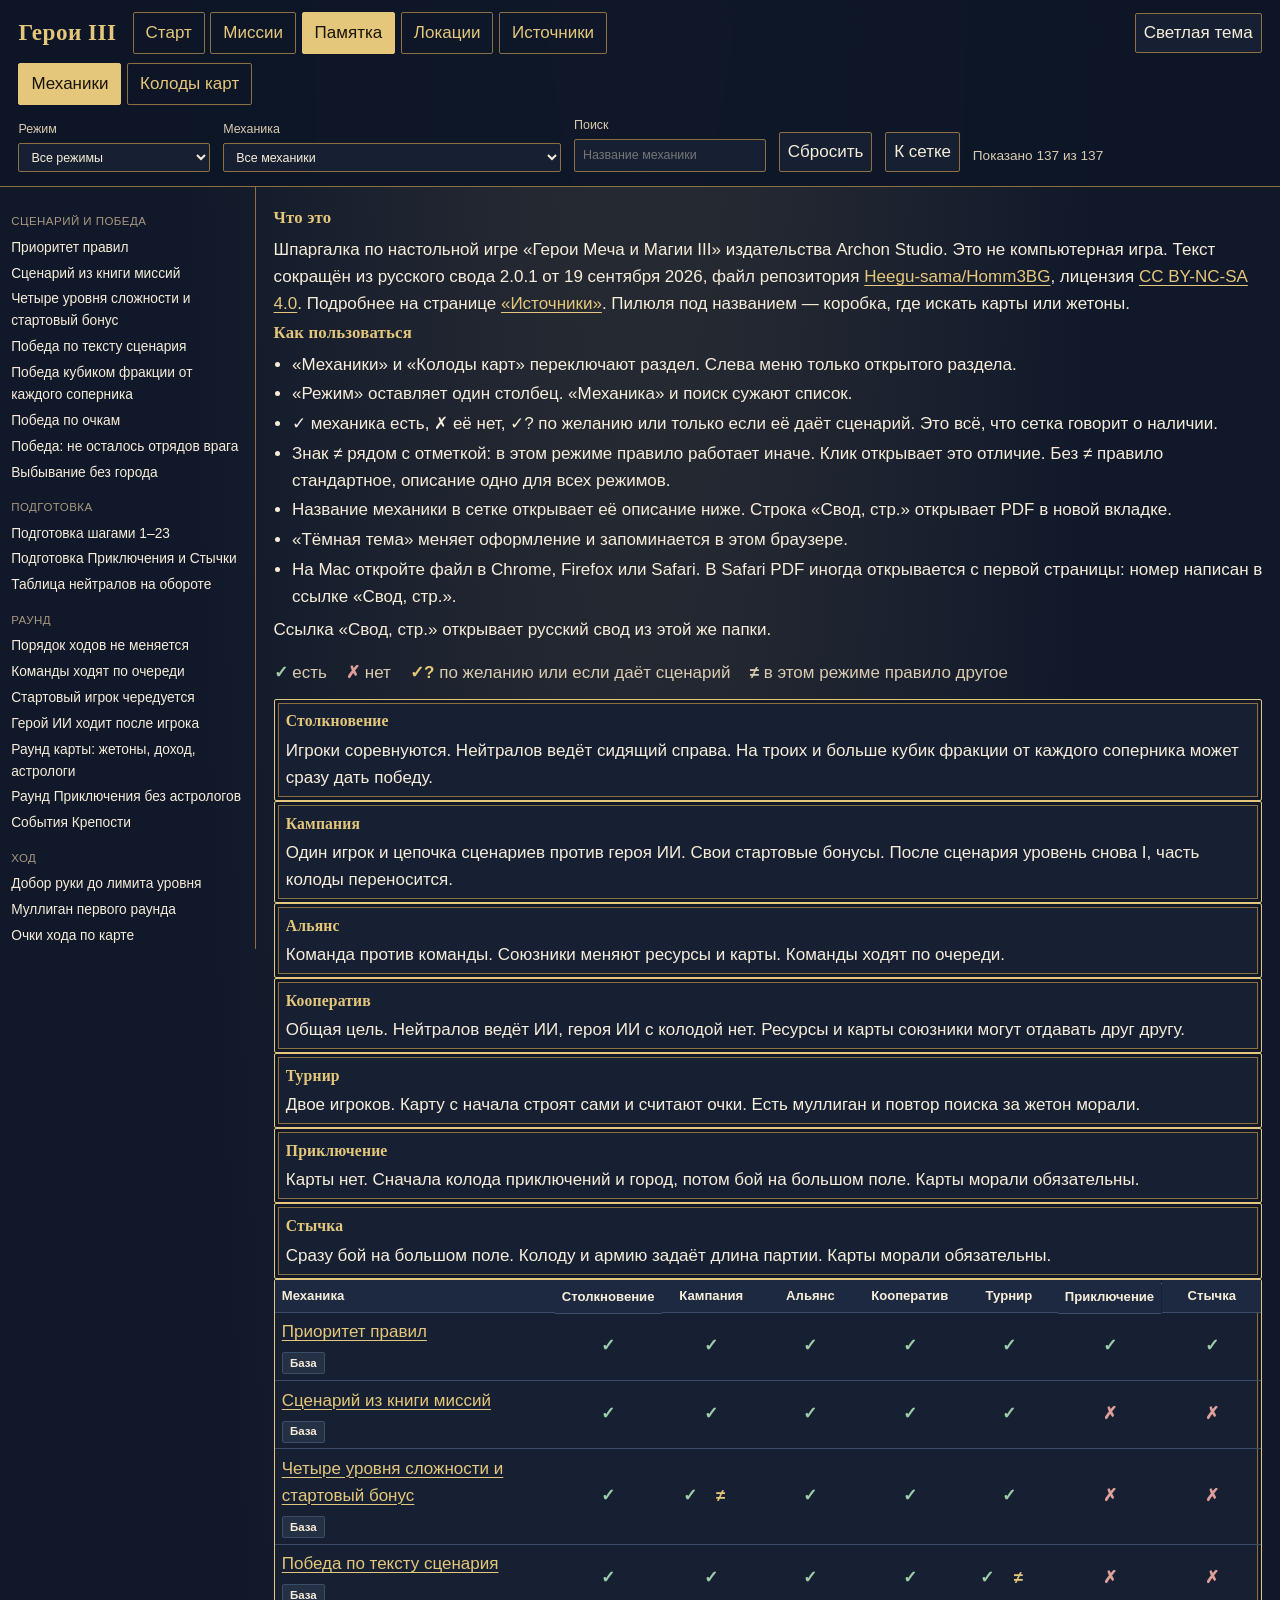
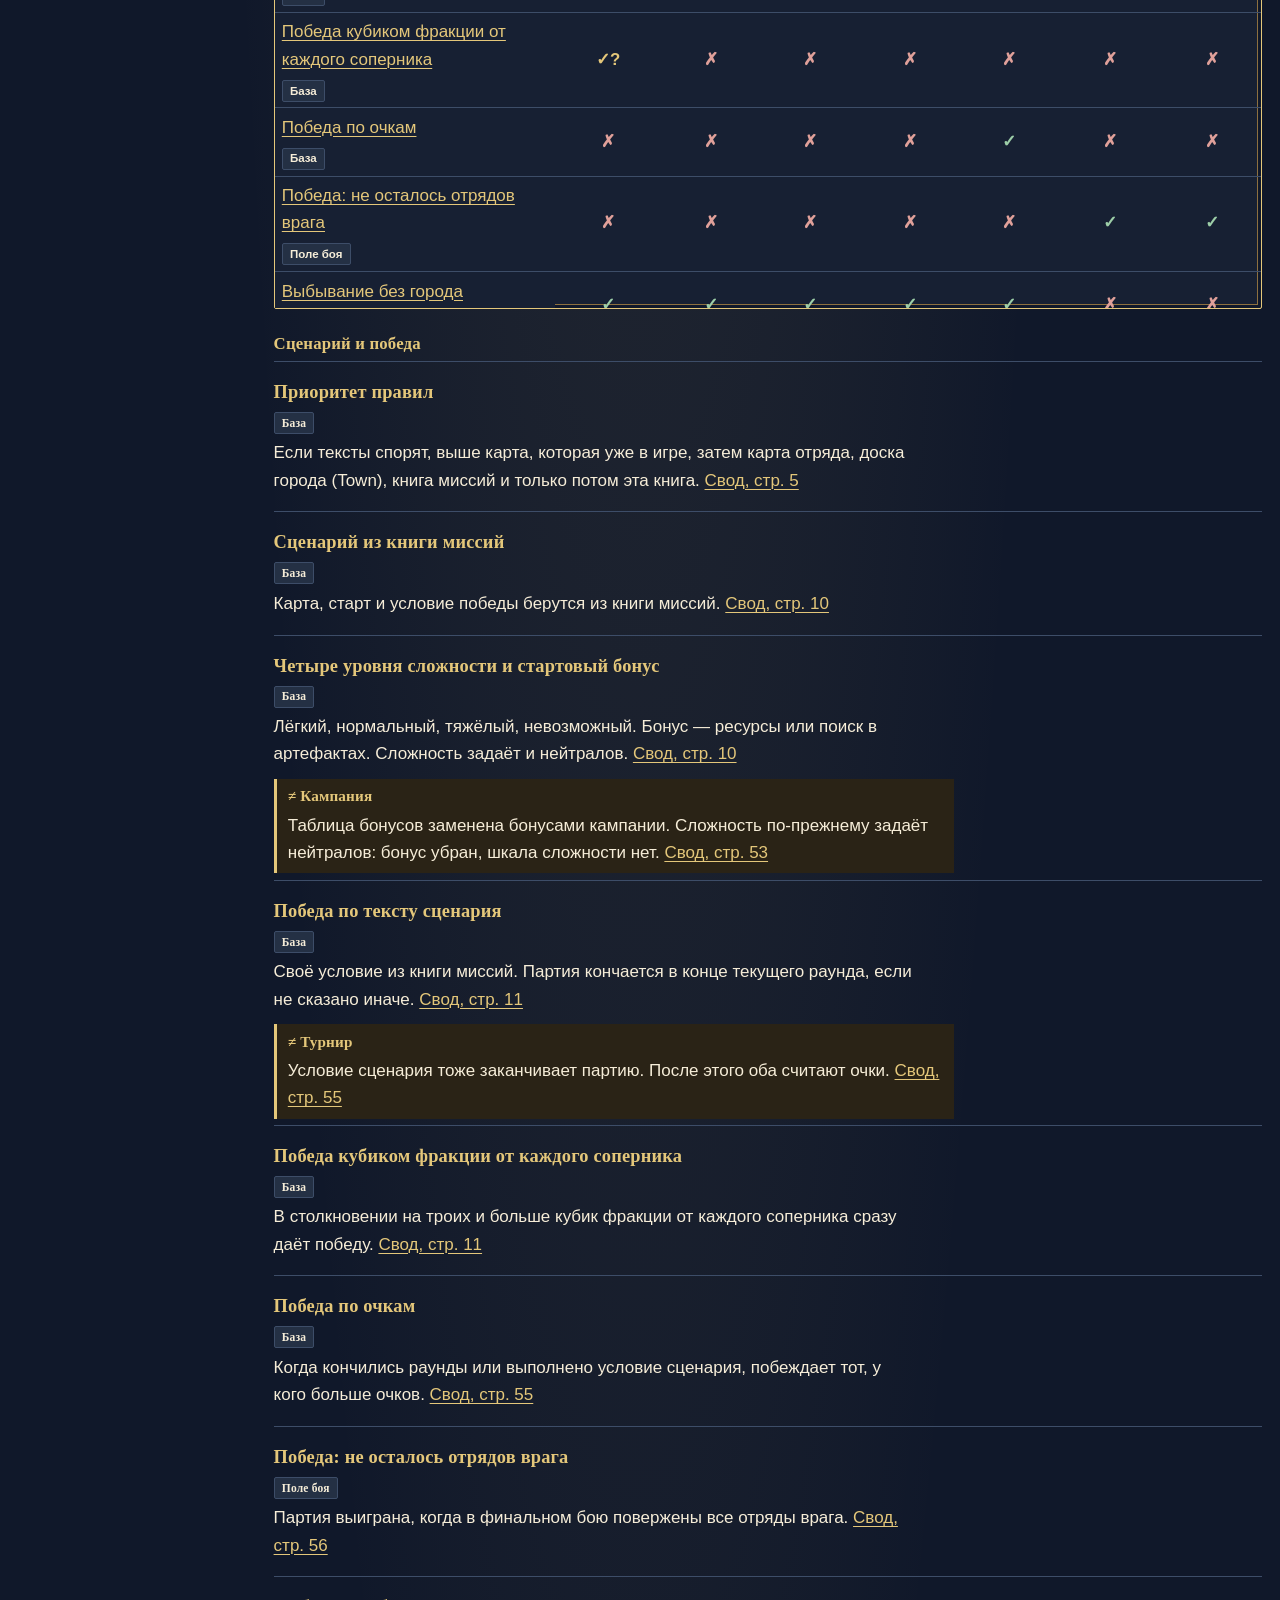
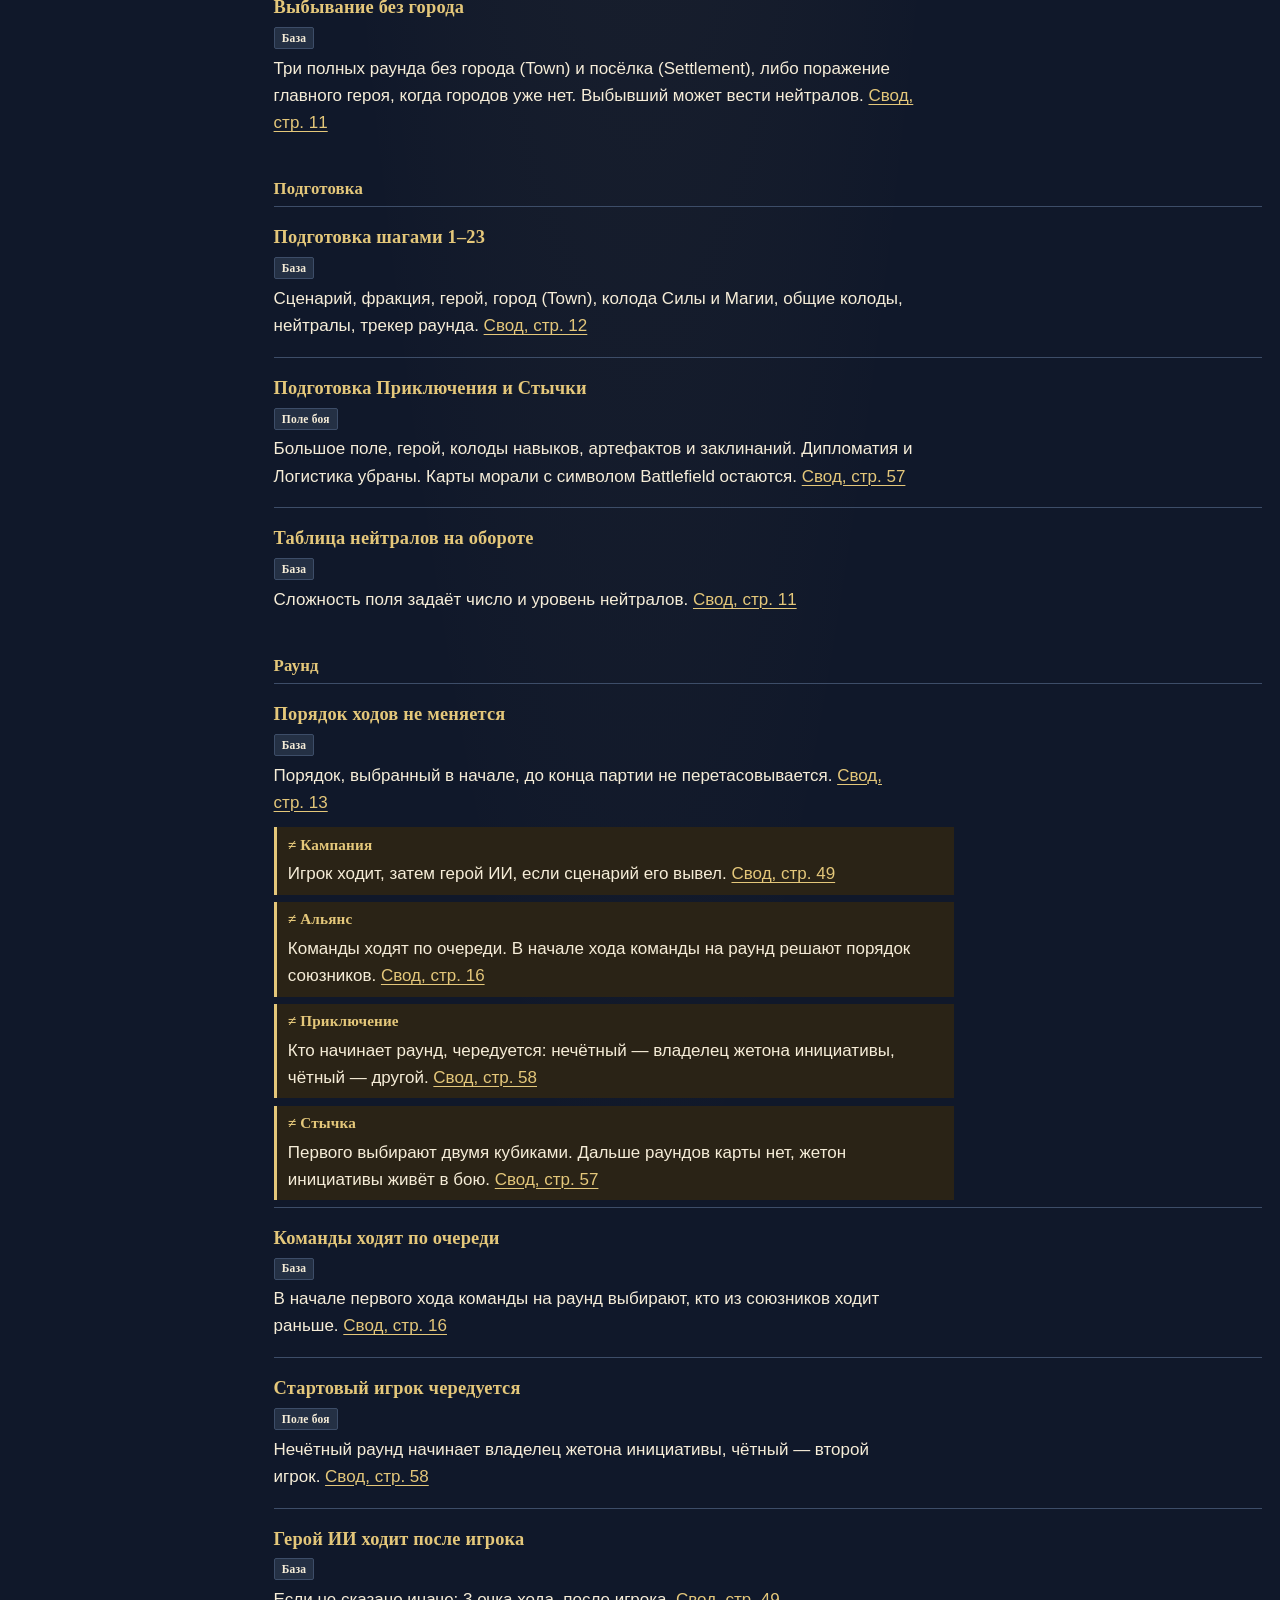
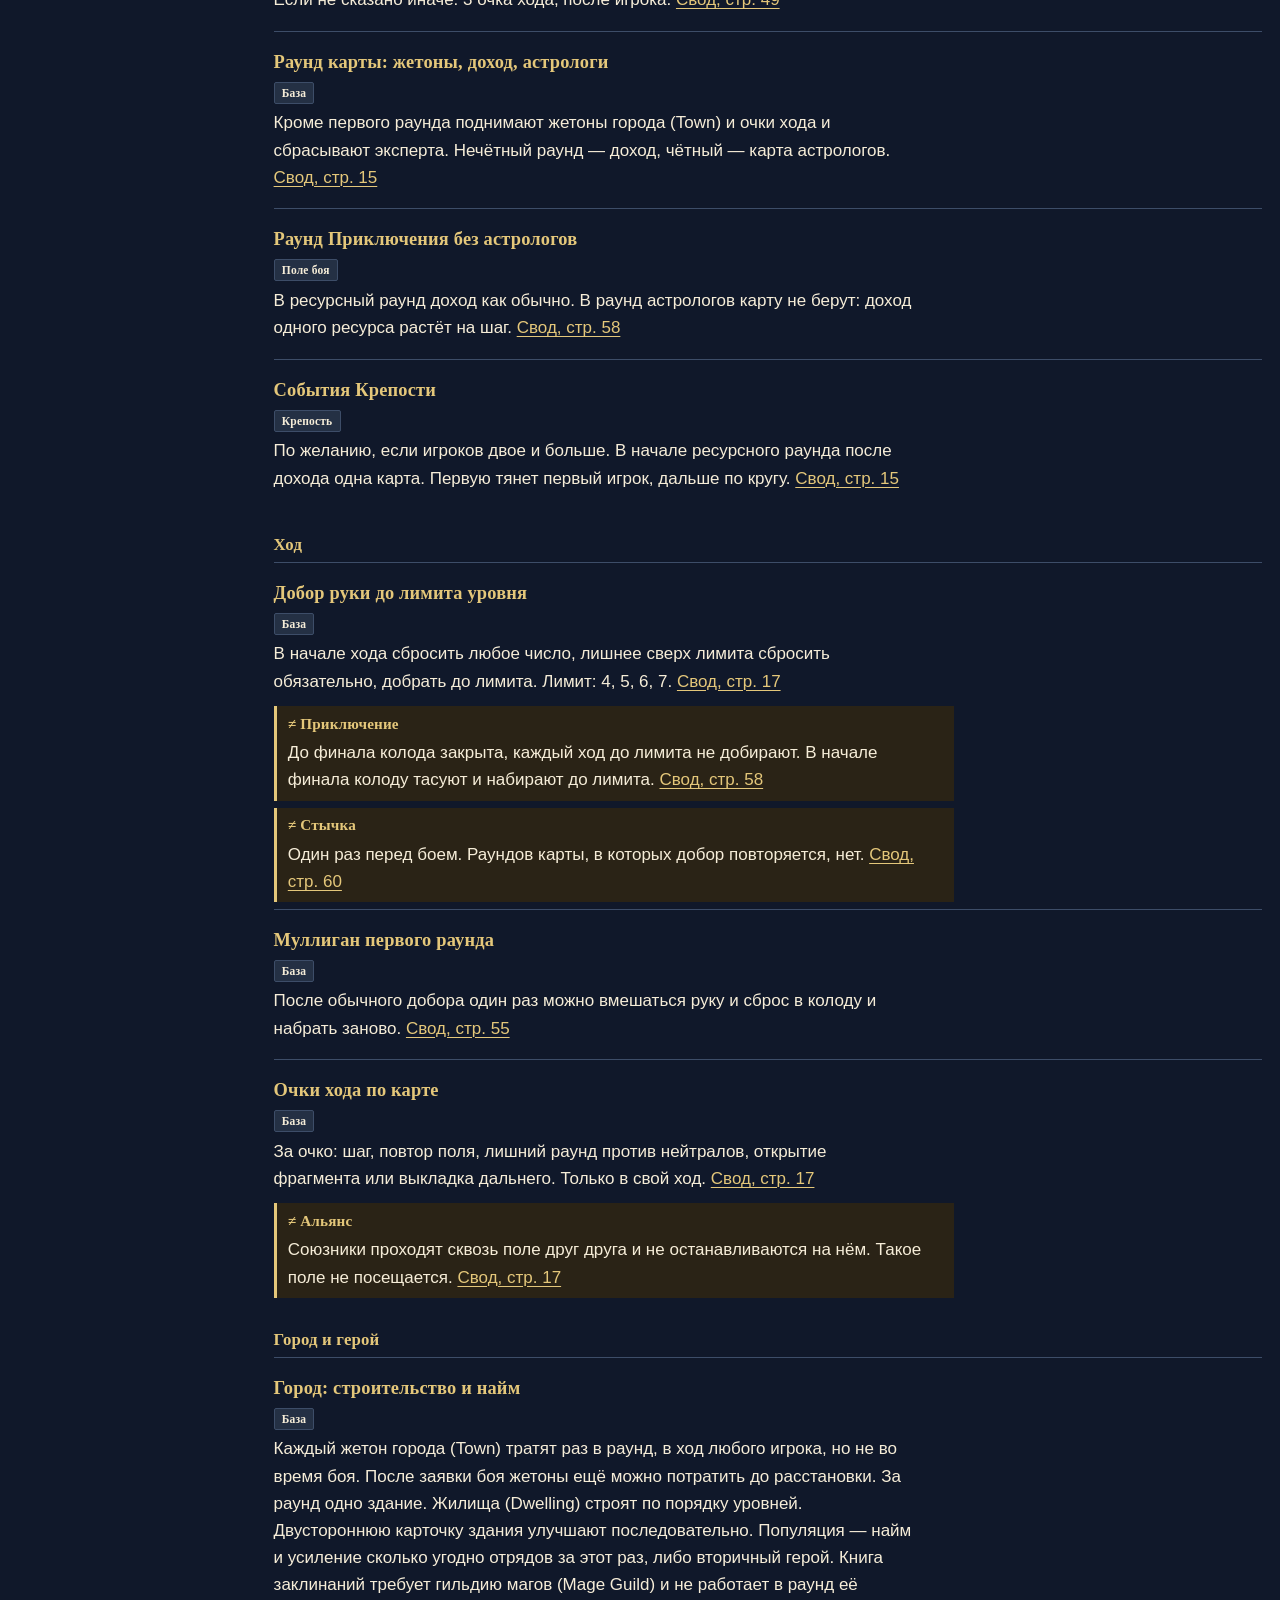
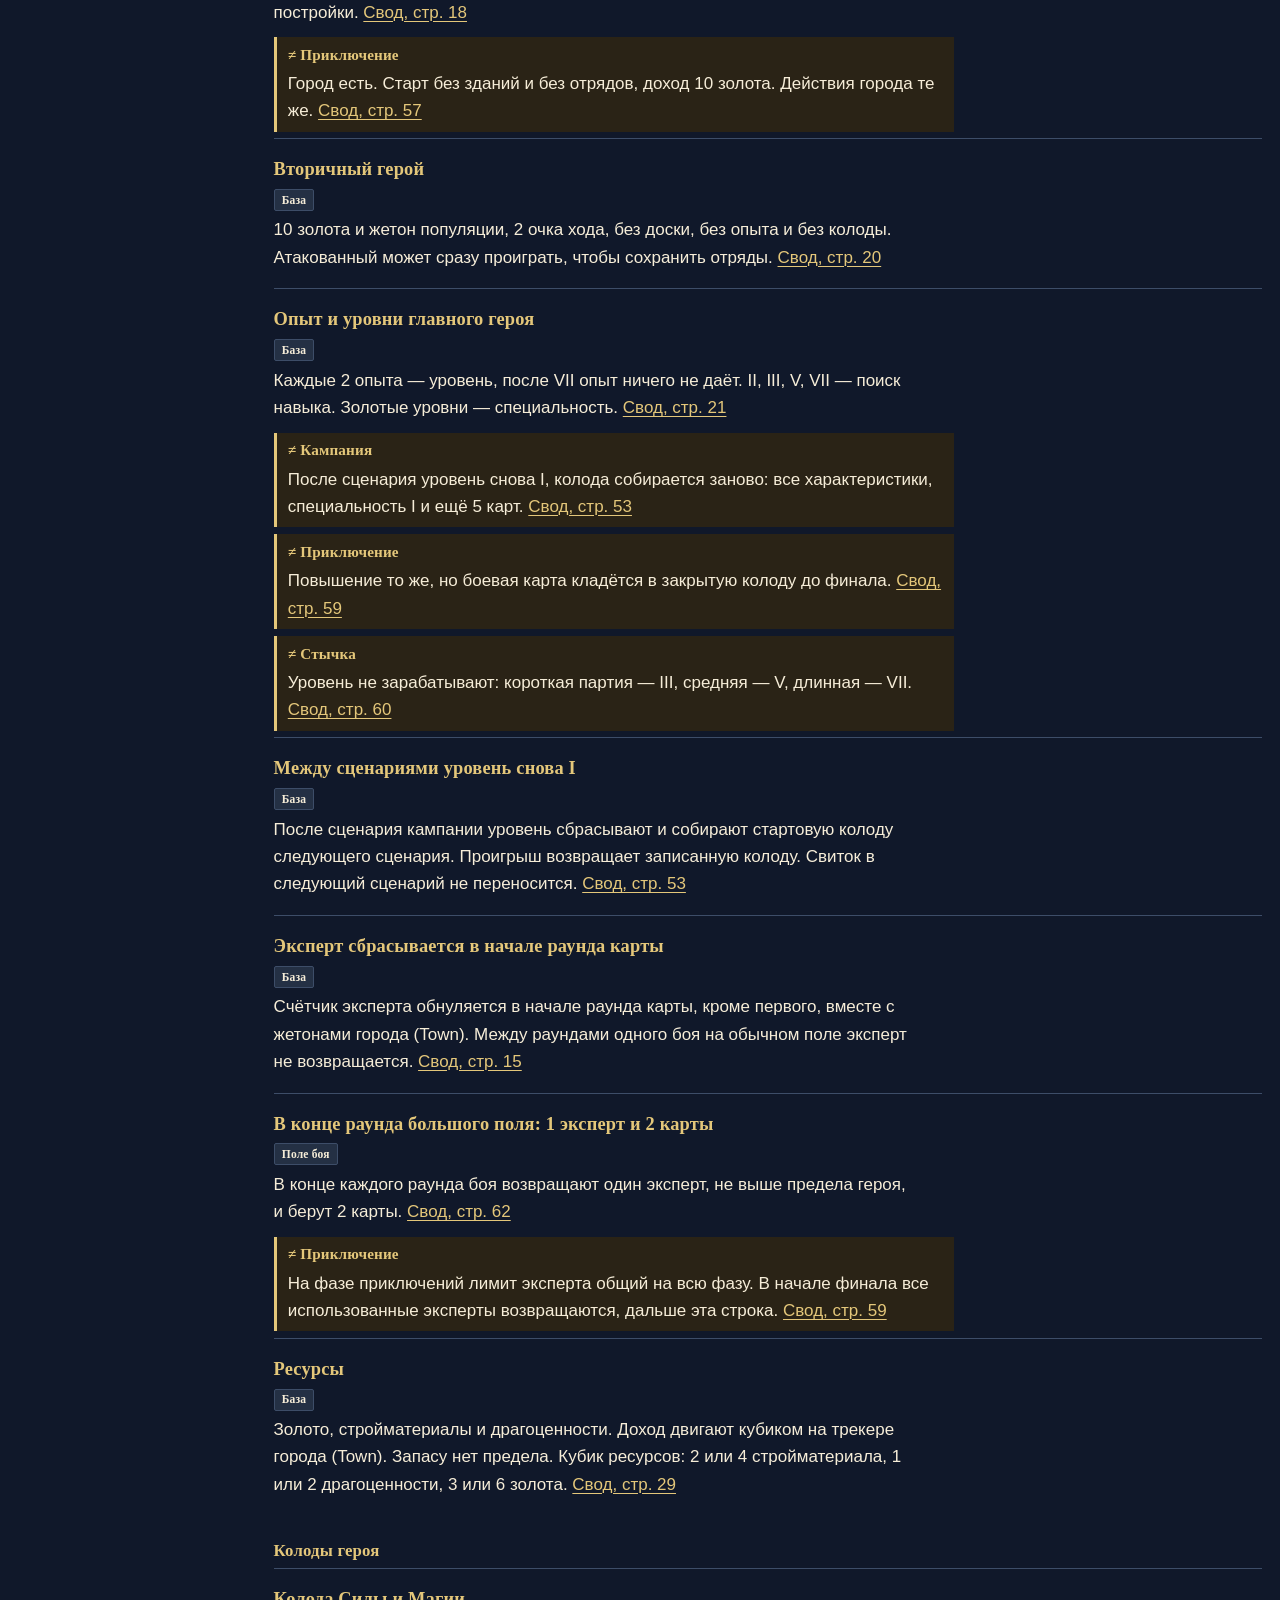
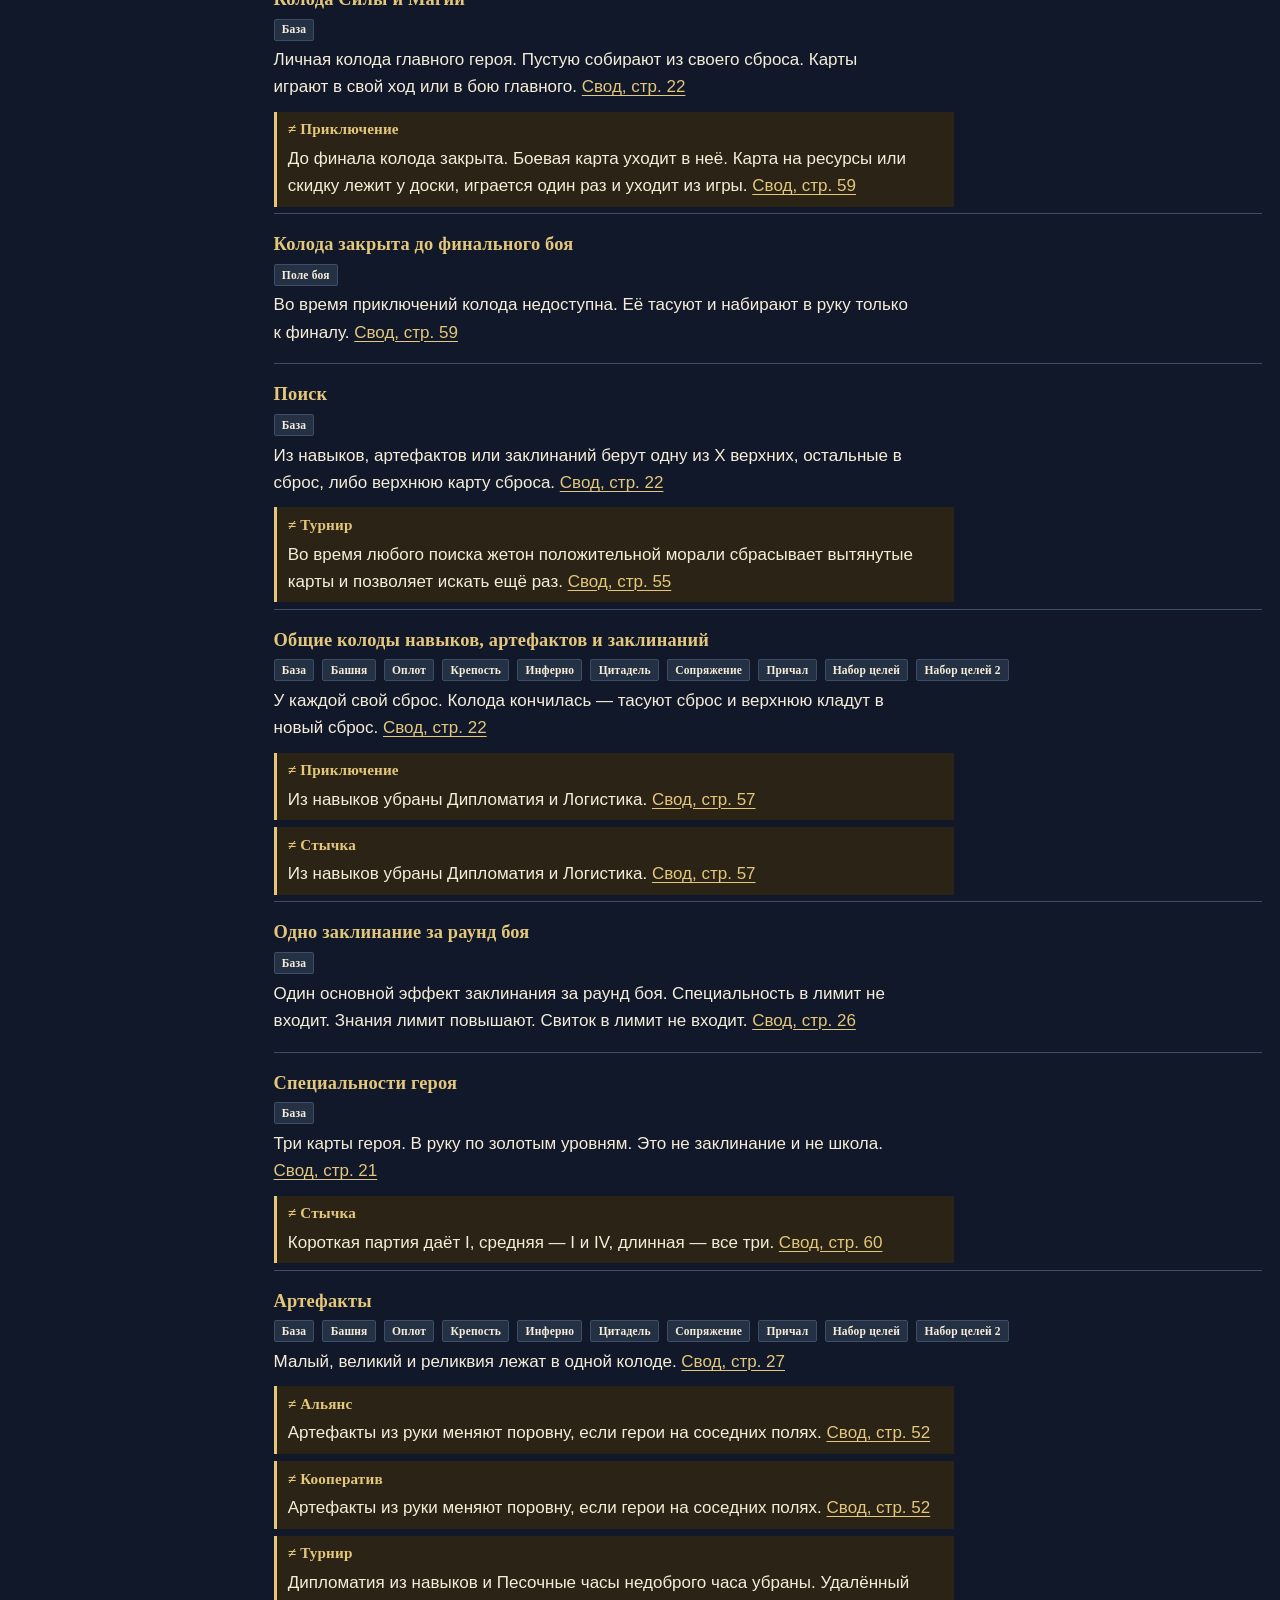
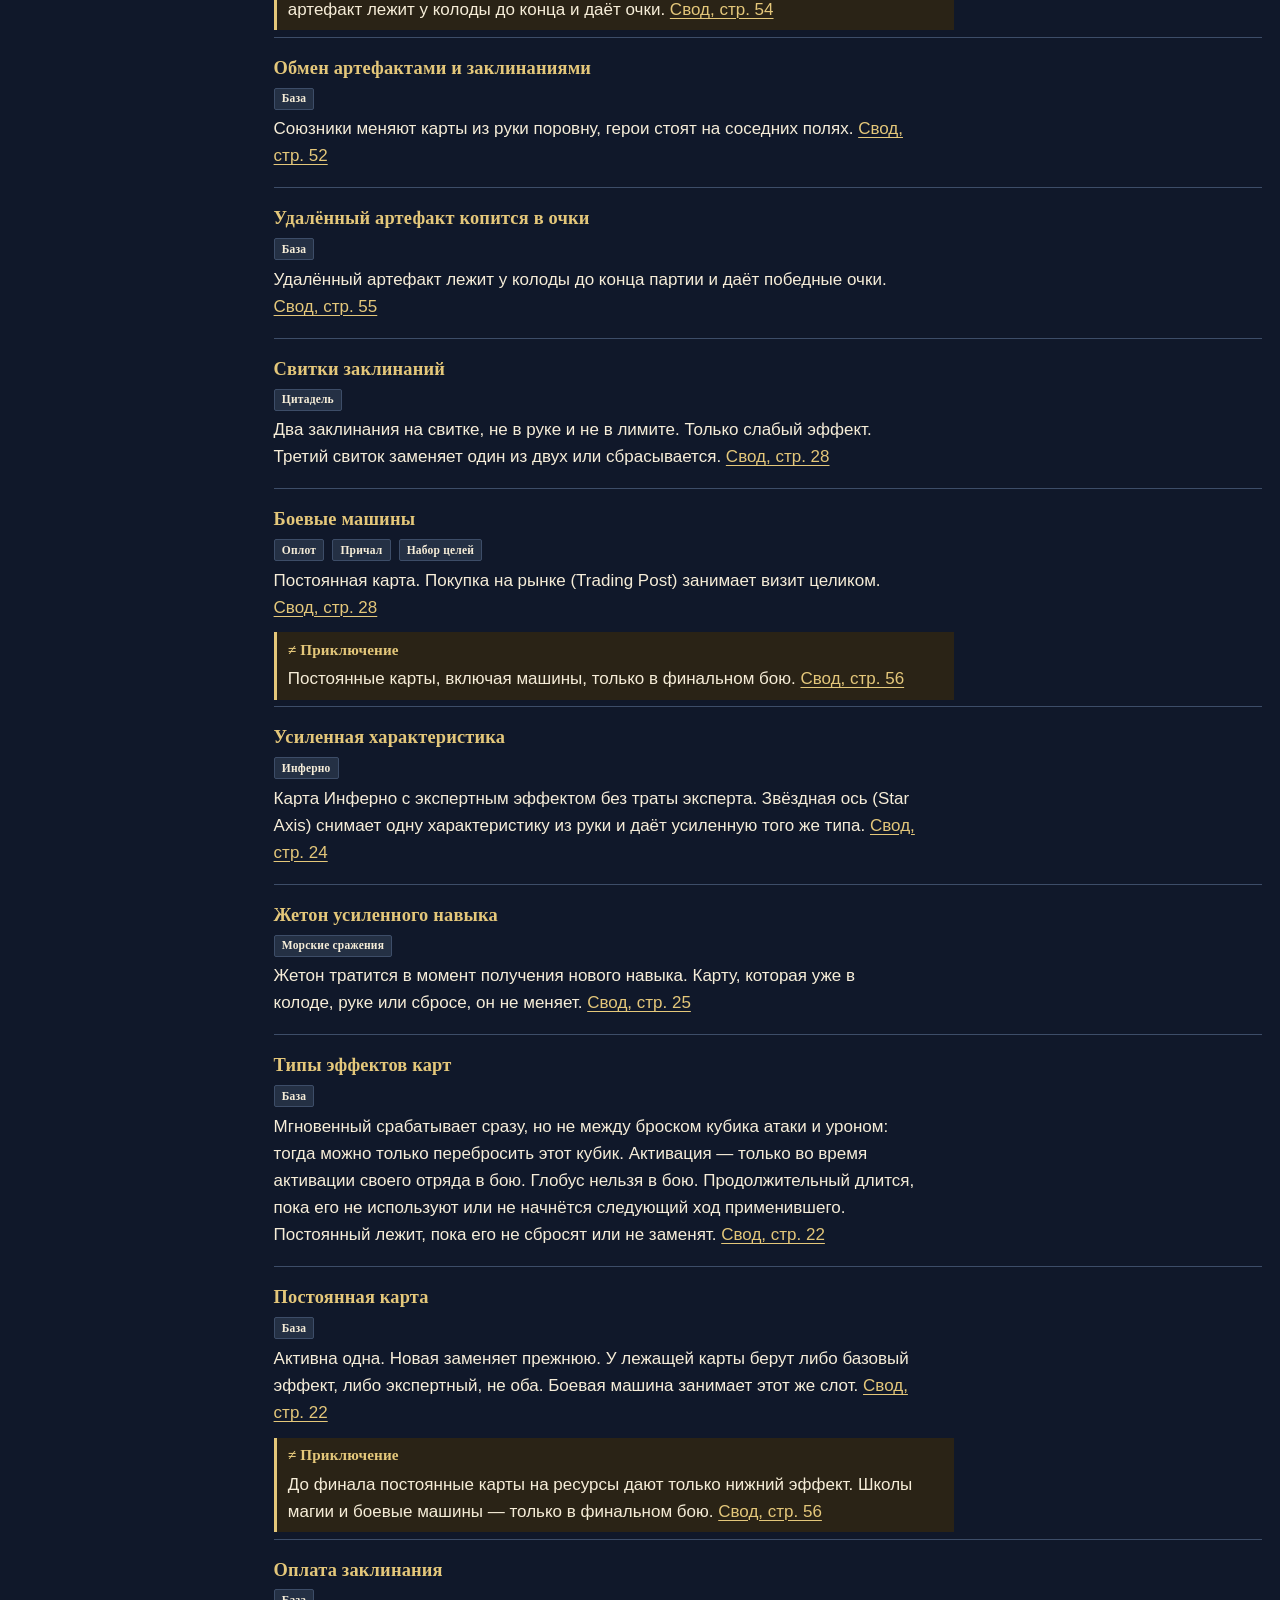
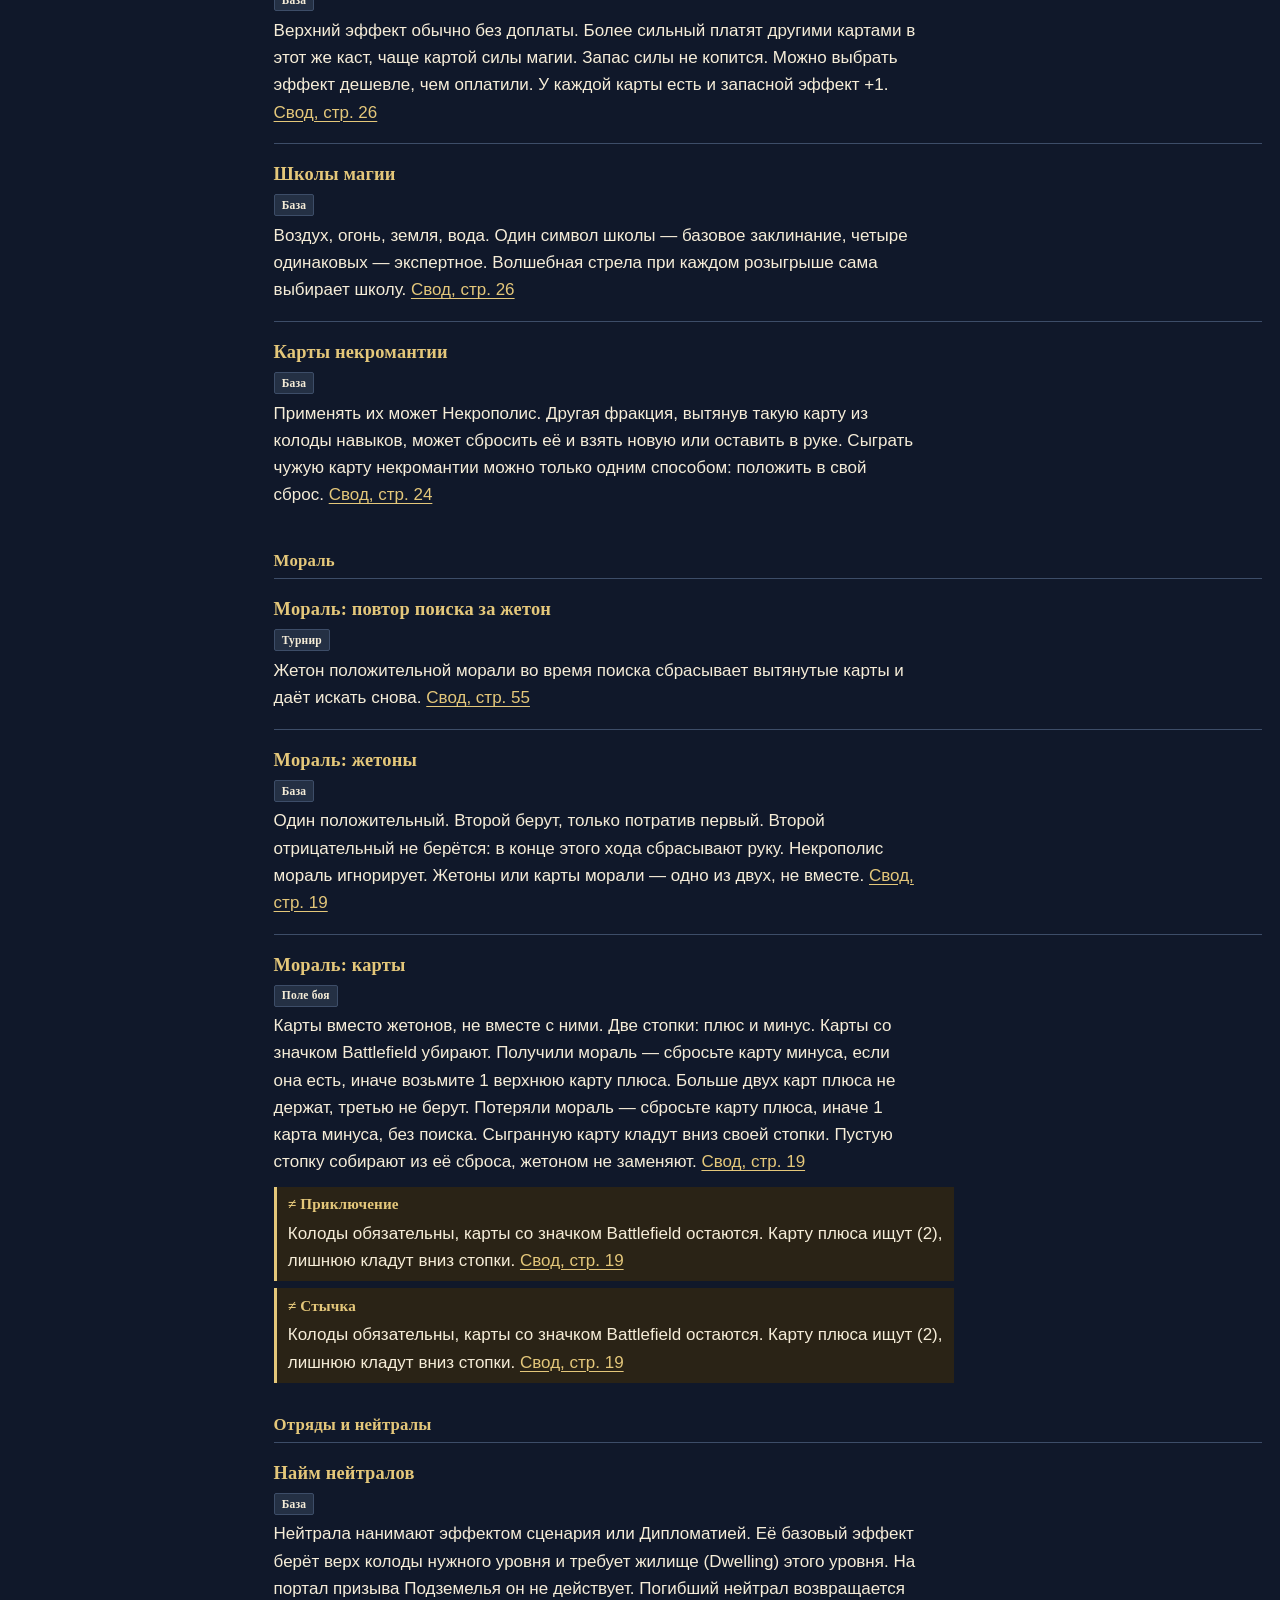
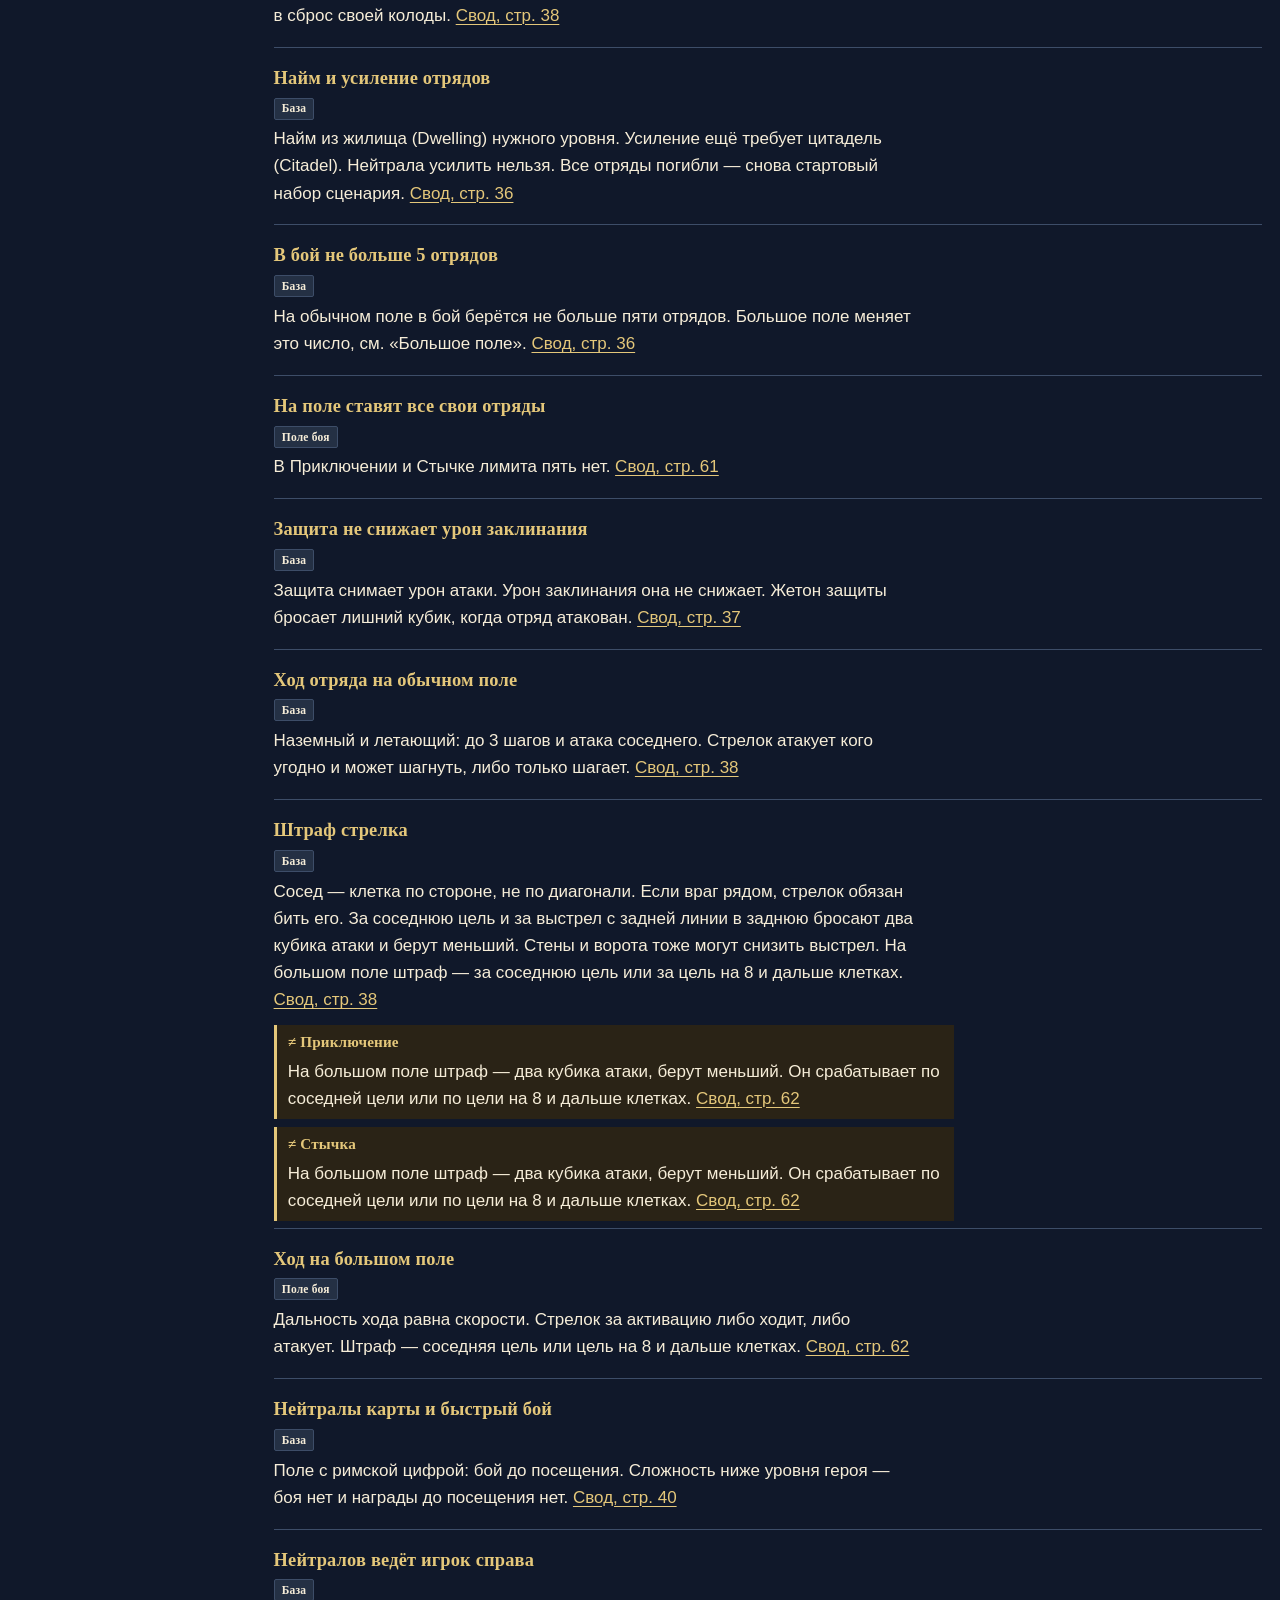
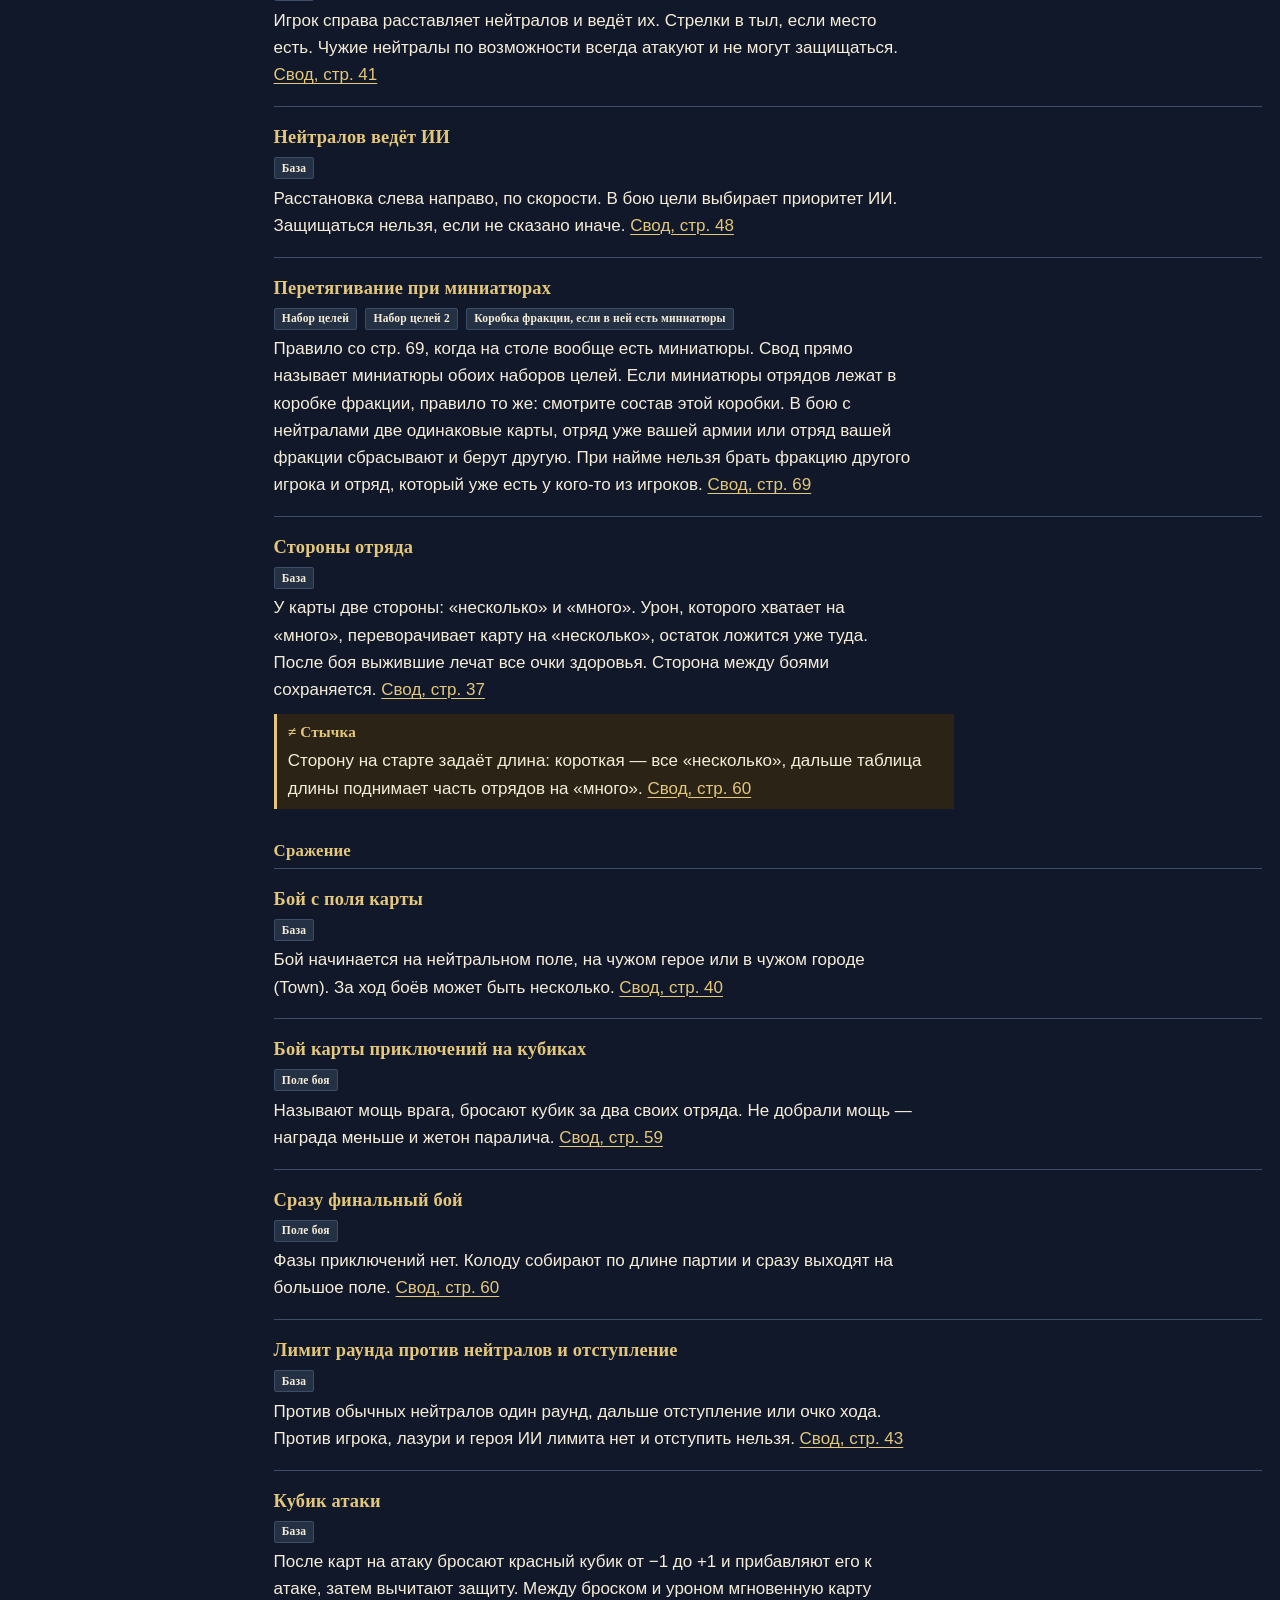
<file: rules.html>
<!DOCTYPE html>
<html lang="ru">
<head>
<meta charset="utf-8">
<meta name="viewport" content="width=device-width, initial-scale=1">
<title>Герои III — памятка</title>
<link rel="stylesheet" href="theme.css?v=gold3">
<style>
  .views { margin: 0 0 0.7rem; }
  .views button.on { background: var(--gold); color: var(--ink); border-color: var(--gold); }
  .filters { display: flex; flex-wrap: wrap; gap: 0.55rem 0.8rem; align-items: end; }
  label { display: flex; flex-direction: column; gap: 0.2rem; font-size: 0.78rem; color: var(--muted); }
  input, select, button {
    background: var(--card);
    color: var(--fg);
    border: 1px solid var(--input-line);
    border-radius: 2px;
    font: inherit;
    padding: 0.35rem 0.5rem;
  }
  input, select { min-width: 12rem; }
  button { cursor: pointer; }
  button:hover, input:hover, select:hover { border-color: var(--accent); }
  .count { color: var(--muted); font-size: 0.85rem; padding-bottom: 0.35rem; }
  .layout { display: grid; grid-template-columns: 16rem 1fr; gap: 0; }
  nav.side {
    position: sticky;
    top: var(--head);
    align-self: start;
    max-height: calc(100vh - var(--head));
    overflow: auto;
    border-right: 1px solid var(--gold-dim);
    padding: 0.8rem 0.7rem 2rem;
  }
  nav.side a { display: block; color: var(--nav); text-decoration: none; padding: 0.12rem 0; font-size: 0.86rem; }
  nav.side a:hover, nav.side a.on { color: var(--accent); }
  nav.side .sec { margin: 0.8rem 0 0.25rem; color: var(--dim); font-size: 0.72rem; letter-spacing: 0.04em; text-transform: uppercase; }
  main { padding: 1rem 1.1rem 3rem; min-width: 0; }
  .legend { display: flex; flex-wrap: wrap; gap: 0.8rem 1.2rem; color: var(--muted); margin: 0 0 0.8rem; }
  .legend b { font-weight: 600; }
  .yes { color: var(--yes); }
  .no { color: var(--no); }
  .maybe { color: var(--maybe); }
  .note { color: var(--muted); max-width: 70rem; }
  .lead { max-width: 68rem; margin: 0 0 1rem; }
  .lead h2 { margin: 0.15rem 0 0.25rem; font-size: 1.05rem; }
  .lead p, .lead li { margin: 0.15rem 0; }
  .lead ul { margin: 0.15rem 0 0.35rem; padding-left: 1.15rem; }
  .wrap { overflow: auto; border: 1px solid var(--gold); box-shadow: var(--frame); border-radius: 2px; background: var(--card); max-height: 70vh; }
  table { border-collapse: separate; border-spacing: 0; min-width: 100%; }
  table.decks td:nth-child(2) { min-width: 22rem; }
  th, td { border-bottom: 1px solid var(--line); padding: 0.35rem 0.45rem; vertical-align: middle; }
  th { position: sticky; top: 0; background: var(--th); text-align: center; font-weight: 650; font-size: 0.82rem; z-index: 2; }
  th:first-child, td:first-child {
    position: sticky;
    left: 0;
    text-align: left;
    background: var(--sticky);
    min-width: 16rem;
    z-index: 1;
  }
  th:first-child { z-index: 3; background: var(--th); }
  .pills { display: flex; flex-wrap: wrap; gap: 0.25rem; margin-top: 0.28rem; }
  .pill {
    display: inline-block;
    padding: 0.05rem 0.45rem;
    border-radius: 2px;
    background: var(--pill-bg);
    color: var(--pill-fg);
    border: 1px solid var(--line);
    font-size: 0.72rem;
    font-weight: 650;
  }
  .mech-name { display: flex; flex-direction: column; align-items: flex-start; gap: 0.15rem; }
  #decks { margin: 0 0 1.4rem; }
  #decks h2 { margin: 0 0 0.35rem; font-size: 1.2rem; }
  td.mark { text-align: center; width: 6.2rem; white-space: nowrap; font-weight: 650; font-size: 1.05rem; }
  td.mark a.diff { margin-left: 0.3rem; text-decoration: none; font-weight: 700; }
  td.mark a {
    display: inline-flex;
    align-items: center;
    justify-content: center;
    min-width: 2.4rem;
    min-height: 1.8rem;
    font-weight: 650;
    text-decoration: none;
    font-size: 1.05rem;
  }
  article { scroll-margin-top: calc(var(--head) + 8px); border-top: 1px solid var(--line); padding: 1rem 0 0.4rem; }
  article h2 { margin: 0 0 0.35rem; font-size: 1.15rem; }
  .base { margin: 0 0 0.7rem; max-width: 68ch; }
  .modes { display: grid; gap: 0.45rem; }
  .mode {
    scroll-margin-top: calc(var(--head) + 8px);
    border-left: 3px solid var(--line);
    padding: 0.35rem 0.7rem 0.45rem;
    max-width: 72ch;
  }
  .mode.y { border-color: var(--mode-y-bd); background: var(--mode-y-bg); }
  .mode.n { border-color: var(--mode-n-bd); background: var(--mode-n-bg); }
  .mode.q { border-color: var(--mode-q-bd); background: var(--mode-q-bg); }
  #grid, #decks, #modes-intro { scroll-margin-top: calc(var(--head) + 8px); }
  .modes-intro { display: grid; grid-template-columns: repeat(auto-fill, minmax(16rem, 1fr)); gap: 0.55rem; margin: 0 0 1rem; }
  .mode-card { background: var(--card); border: 1px solid var(--gold); box-shadow: var(--frame); border-radius: 2px; padding: 0.55rem 0.7rem; }
  .mode-card h2 { margin: 0 0 0.2rem; font-size: 0.98rem; }
  .mode-card p { margin: 0; color: var(--fg); }
  body[data-view="deck"] .only-mech, body[data-view="deck"] #mech-view { display: none; }
  body[data-view="mech"] #deck-view { display: none; }
  .mode h3 { margin: 0; font-size: 0.95rem; }
  .mode p { margin: 0.2rem 0 0; }
  .src { font-size: 0.85rem; }
  h2.block { margin: 1.4rem 0 0.2rem; font-size: 1.05rem; }
  @media (max-width: 860px) {
    .layout { grid-template-columns: 1fr; }
    nav.side { display: none; }
    th:first-child, td:first-child { min-width: 11rem; }
  }
</style>
</head>
<body data-theme="dark" data-view="mech">
<header class="top">
  <div class="title-row">
    <h1>Герои III</h1>
    <nav class="app">
      <a href="index.html">Старт</a>
      <a href="missions.html">Миссии</a>
      <a class="on" href="rules.html">Памятка</a>
      <a href="locations.html">Локации</a>
      <a href="credits.html">Источники</a>
    </nav>
    <button id="theme" type="button">Тёмная тема</button>
  </div>
  <div class="views">
    <button id="view-mech" class="on" type="button">Механики</button>
    <button id="view-deck" type="button">Колоды карт</button>
  </div>
  <div class="filters">
    <label>Режим
      <select id="mode"></select>
    </label>
    <label class="only-mech">Механика
      <select id="mech"></select>
    </label>
    <label>Поиск
      <input id="q" type="search" placeholder="Название механики">
    </label>
    <button id="reset" type="button">Сбросить</button>
    <button id="jump" type="button">К сетке</button>
    <span class="count" id="count"></span>
  </div>
</header>
<div class="layout">
  <nav class="side" id="side" aria-label="Механики"></nav>
  <main>
    <section class="lead" id="how">
      <h2>Что это</h2>
      <p>Шпаргалка по настольной игре «Герои Меча и Магии III» издательства Archon Studio. Это не компьютерная игра. Текст сокращён из русского свода 2.0.1 от 19 сентября 2026, файл репозитория <a href="https://github.com/Heegu-sama/Homm3BG">Heegu-sama/Homm3BG</a>, лицензия <a href="https://creativecommons.org/licenses/by-nc-sa/4.0/deed.ru">CC BY-NC-SA 4.0</a>. Подробнее на странице <a href="credits.html">«Источники»</a>. Пилюля под названием — коробка, где искать карты или жетоны.</p>
      <h2>Как пользоваться</h2>
      <ul>
        <li>«Механики» и «Колоды карт» переключают раздел. Слева меню только открытого раздела.</li>
        <li>«Режим» оставляет один столбец. «Механика» и поиск сужают список.</li>
        <li>✓ механика есть, ✗ её нет, ✓? по желанию или только если её даёт сценарий. Это всё, что сетка говорит о наличии.</li>
        <li>Знак ≠ рядом с отметкой: в этом режиме правило работает иначе. Клик открывает это отличие. Без ≠ правило стандартное, описание одно для всех режимов.</li>
        <li>Название механики в сетке открывает её описание ниже. Строка «Свод, стр.» открывает PDF в новой вкладке.</li>
        <li>«Тёмная тема» меняет оформление и запоминается в этом браузере.</li>
        <li>На Mac откройте файл в Chrome, Firefox или Safari. В Safari PDF иногда открывается с первой страницы: номер написан в ссылке «Свод, стр.».</li>
      </ul>
      <p>Ссылка «Свод, стр.» открывает русский свод из этой же папки.</p>
    </section>
    <div id="mech-view">
      <p class="legend">
        <span><b class="yes">✓</b> есть</span>
        <span><b class="no">✗</b> нет</span>
        <span><b class="maybe">✓?</b> по желанию или если даёт сценарий</span>
        <span><b>≠</b> в этом режиме правило другое</span>
      </p>
      <section id="modes-intro"></section>
      <section id="grid"></section>
      <section id="details"></section>
    </div>
    <div id="deck-view">
      <section id="decks"></section>
    </div>
  </main>
</div>
<script id="data" type="application/json">{"modes": [["clash", "Столкновение", "Игроки соревнуются. Нейтралов ведёт сидящий справа. На троих и больше кубик фракции от каждого соперника может сразу дать победу."], ["camp", "Кампания", "Один игрок и цепочка сценариев против героя ИИ. Свои стартовые бонусы. После сценария уровень снова I, часть колоды переносится."], ["ally", "Альянс", "Команда против команды. Союзники меняют ресурсы и карты. Команды ходят по очереди."], ["coop", "Кооператив", "Общая цель. Нейтралов ведёт ИИ, героя ИИ с колодой нет. Ресурсы и карты союзники могут отдавать друг другу."], ["tour", "Турнир", "Двое игроков. Карту с начала строят сами и считают очки. Есть муллиган и повтор поиска за жетон морали."], ["adv", "Приключение", "Карты нет. Сначала колода приключений и город, потом бой на большом поле. Карты морали обязательны."], ["skir", "Стычка", "Сразу бой на большом поле. Колоду и армию задаёт длина партии. Карты морали обязательны."]], "sections": [["scenario", "Сценарий и победа"], ["prep", "Подготовка"], ["round", "Раунд"], ["turn", "Ход"], ["hero", "Город и герой"], ["deck", "Колоды героя"], ["morale", "Мораль"], ["units", "Отряды и нейтралы"], ["combat", "Сражение"], ["ai", "ИИ"], ["map", "Карта и торговля"], ["tokens", "Жетоны локации"], ["sea", "Море"], ["elem", "Стихии и призыв"], ["fx", "Жетоны эффектов"], ["field", "Большое поле"], ["variants", "Варианты правил"], ["addrules", "Дополнительные правила"]], "mechs": [{"section": "scenario", "name": "Приоритет правил", "page": 5, "base": "Если тексты спорят, выше карта, которая уже в игре, затем карта отряда, доска города (Town), книга миссий и только потом эта книга.", "marks": {"clash": "y", "camp": "y", "ally": "y", "coop": "y", "tour": "y", "adv": "y", "skir": "y"}, "exp": "База", "modes": {}, "id": "m01"}, {"section": "scenario", "name": "Сценарий из книги миссий", "page": 10, "base": "Карта, старт и условие победы берутся из книги миссий.", "marks": {"clash": "y", "camp": "y", "ally": "y", "coop": "y", "tour": "y", "adv": "n", "skir": "n"}, "exp": "База", "modes": {}, "id": "m02"}, {"section": "scenario", "name": "Четыре уровня сложности и стартовый бонус", "page": 10, "base": "Лёгкий, нормальный, тяжёлый, невозможный. Бонус — ресурсы или поиск в артефактах. Сложность задаёт и нейтралов.", "marks": {"clash": "y", "camp": "y", "ally": "y", "coop": "y", "tour": "y", "adv": "n", "skir": "n"}, "exp": "База", "modes": {"camp": {"text": "Таблица бонусов заменена бонусами кампании. Сложность по-прежнему задаёт нейтралов: бонус убран, шкала сложности нет.", "page": 53}}, "id": "m03"}, {"section": "scenario", "name": "Победа по тексту сценария", "page": 11, "base": "Своё условие из книги миссий. Партия кончается в конце текущего раунда, если не сказано иначе.", "marks": {"clash": "y", "camp": "y", "ally": "y", "coop": "y", "tour": "y", "adv": "n", "skir": "n"}, "exp": "База", "modes": {"tour": {"text": "Условие сценария тоже заканчивает партию. После этого оба считают очки.", "page": 55}}, "id": "m04"}, {"section": "scenario", "name": "Победа кубиком фракции от каждого соперника", "page": 11, "base": "В столкновении на троих и больше кубик фракции от каждого соперника сразу даёт победу.", "marks": {"clash": "q", "camp": "n", "ally": "n", "coop": "n", "tour": "n", "adv": "n", "skir": "n"}, "exp": "База", "modes": {}, "id": "m05"}, {"section": "scenario", "name": "Победа по очкам", "page": 55, "base": "Когда кончились раунды или выполнено условие сценария, побеждает тот, у кого больше очков.", "marks": {"clash": "n", "camp": "n", "ally": "n", "coop": "n", "tour": "y", "adv": "n", "skir": "n"}, "exp": "База", "modes": {}, "id": "m06"}, {"section": "scenario", "name": "Победа: не осталось отрядов врага", "page": 56, "base": "Партия выиграна, когда в финальном бою повержены все отряды врага.", "marks": {"clash": "n", "camp": "n", "ally": "n", "coop": "n", "tour": "n", "adv": "y", "skir": "y"}, "exp": "Поле боя", "modes": {}, "id": "m07"}, {"section": "scenario", "name": "Выбывание без города", "page": 11, "base": "Три полных раунда без города (Town) и посёлка (Settlement), либо поражение главного героя, когда городов уже нет. Выбывший может вести нейтралов.", "marks": {"clash": "y", "camp": "y", "ally": "y", "coop": "y", "tour": "y", "adv": "n", "skir": "n"}, "exp": "База", "modes": {}, "id": "m08"}, {"section": "prep", "name": "Подготовка шагами 1–23", "page": 12, "base": "Сценарий, фракция, герой, город (Town), колода Силы и Магии, общие колоды, нейтралы, трекер раунда.", "marks": {"clash": "y", "camp": "y", "ally": "y", "coop": "y", "tour": "y", "adv": "n", "skir": "n"}, "exp": "База", "modes": {}, "id": "m09"}, {"section": "prep", "name": "Подготовка Приключения и Стычки", "page": 57, "base": "Большое поле, герой, колоды навыков, артефактов и заклинаний. Дипломатия и Логистика убраны. Карты морали с символом Battlefield остаются.", "marks": {"clash": "n", "camp": "n", "ally": "n", "coop": "n", "tour": "n", "adv": "y", "skir": "y"}, "exp": "Поле боя", "modes": {}, "id": "m10"}, {"section": "prep", "name": "Таблица нейтралов на обороте", "page": 11, "base": "Сложность поля задаёт число и уровень нейтралов.", "marks": {"clash": "y", "camp": "y", "ally": "y", "coop": "y", "tour": "y", "adv": "n", "skir": "n"}, "exp": "База", "modes": {}, "id": "m11"}, {"section": "round", "name": "Порядок ходов не меняется", "page": 13, "base": "Порядок, выбранный в начале, до конца партии не перетасовывается.", "marks": {"clash": "y", "camp": "y", "ally": "y", "coop": "y", "tour": "y", "adv": "y", "skir": "y"}, "exp": "База", "modes": {"camp": {"text": "Игрок ходит, затем герой ИИ, если сценарий его вывел.", "page": 49}, "ally": {"text": "Команды ходят по очереди. В начале хода команды на раунд решают порядок союзников.", "page": 16}, "adv": {"text": "Кто начинает раунд, чередуется: нечётный — владелец жетона инициативы, чётный — другой.", "page": 58}, "skir": {"text": "Первого выбирают двумя кубиками. Дальше раундов карты нет, жетон инициативы живёт в бою.", "page": 57}}, "id": "m12"}, {"section": "round", "name": "Команды ходят по очереди", "page": 16, "base": "В начале первого хода команды на раунд выбирают, кто из союзников ходит раньше.", "marks": {"clash": "n", "camp": "n", "ally": "y", "coop": "n", "tour": "n", "adv": "n", "skir": "n"}, "exp": "База", "modes": {}, "id": "m13"}, {"section": "round", "name": "Стартовый игрок чередуется", "page": 58, "base": "Нечётный раунд начинает владелец жетона инициативы, чётный — второй игрок.", "marks": {"clash": "n", "camp": "n", "ally": "n", "coop": "n", "tour": "n", "adv": "y", "skir": "n"}, "exp": "Поле боя", "modes": {}, "id": "m14"}, {"section": "round", "name": "Герой ИИ ходит после игрока", "page": 49, "base": "Если не сказано иначе: 3 очка хода, после игрока.", "marks": {"clash": "n", "camp": "q", "ally": "n", "coop": "n", "tour": "n", "adv": "n", "skir": "n"}, "exp": "База", "modes": {}, "id": "m15"}, {"section": "round", "name": "Раунд карты: жетоны, доход, астрологи", "page": 15, "base": "Кроме первого раунда поднимают жетоны города (Town) и очки хода и сбрасывают эксперта. Нечётный раунд — доход, чётный — карта астрологов.", "marks": {"clash": "y", "camp": "y", "ally": "y", "coop": "y", "tour": "y", "adv": "n", "skir": "n"}, "exp": "База", "modes": {}, "id": "m16"}, {"section": "round", "name": "Раунд Приключения без астрологов", "page": 58, "base": "В ресурсный раунд доход как обычно. В раунд астрологов карту не берут: доход одного ресурса растёт на шаг.", "marks": {"clash": "n", "camp": "n", "ally": "n", "coop": "n", "tour": "n", "adv": "y", "skir": "n"}, "exp": "Поле боя", "modes": {}, "id": "m17"}, {"section": "round", "name": "События Крепости", "page": 15, "base": "По желанию, если игроков двое и больше. В начале ресурсного раунда после дохода одна карта. Первую тянет первый игрок, дальше по кругу.", "marks": {"clash": "q", "camp": "n", "ally": "q", "coop": "q", "tour": "q", "adv": "q", "skir": "n"}, "exp": "Крепость", "modes": {}, "id": "m18"}, {"section": "turn", "name": "Добор руки до лимита уровня", "page": 17, "base": "В начале хода сбросить любое число, лишнее сверх лимита сбросить обязательно, добрать до лимита. Лимит: 4, 5, 6, 7.", "marks": {"clash": "y", "camp": "y", "ally": "y", "coop": "y", "tour": "y", "adv": "y", "skir": "y"}, "exp": "База", "modes": {"adv": {"text": "До финала колода закрыта, каждый ход до лимита не добирают. В начале финала колоду тасуют и набирают до лимита.", "page": 58}, "skir": {"text": "Один раз перед боем. Раундов карты, в которых добор повторяется, нет.", "page": 60}}, "id": "m19"}, {"section": "turn", "name": "Муллиган первого раунда", "page": 55, "base": "После обычного добора один раз можно вмешаться руку и сброс в колоду и набрать заново.", "marks": {"clash": "n", "camp": "n", "ally": "n", "coop": "n", "tour": "y", "adv": "n", "skir": "n"}, "exp": "База", "modes": {}, "id": "m20"}, {"section": "turn", "name": "Очки хода по карте", "page": 17, "base": "За очко: шаг, повтор поля, лишний раунд против нейтралов, открытие фрагмента или выкладка дальнего. Только в свой ход.", "marks": {"clash": "y", "camp": "y", "ally": "y", "coop": "y", "tour": "y", "adv": "n", "skir": "n"}, "exp": "База", "modes": {"ally": {"text": "Союзники проходят сквозь поле друг друга и не останавливаются на нём. Такое поле не посещается.", "page": 17}}, "id": "m21"}, {"section": "hero", "name": "Город: строительство и найм", "page": 18, "base": "Каждый жетон города (Town) тратят раз в раунд, в ход любого игрока, но не во время боя. После заявки боя жетоны ещё можно потратить до расстановки. За раунд одно здание. Жилища (Dwelling) строят по порядку уровней. Двустороннюю карточку здания улучшают последовательно. Популяция — найм и усиление сколько угодно отрядов за этот раз, либо вторичный герой. Книга заклинаний требует гильдию магов (Mage Guild) и не работает в раунд её постройки.", "marks": {"clash": "y", "camp": "y", "ally": "y", "coop": "y", "tour": "y", "adv": "y", "skir": "n"}, "exp": "База", "modes": {"adv": {"text": "Город есть. Старт без зданий и без отрядов, доход 10 золота. Действия города те же.", "page": 57}}, "id": "m22"}, {"section": "hero", "name": "Вторичный герой", "page": 20, "base": "10 золота и жетон популяции, 2 очка хода, без доски, без опыта и без колоды. Атакованный может сразу проиграть, чтобы сохранить отряды.", "marks": {"clash": "y", "camp": "y", "ally": "y", "coop": "y", "tour": "y", "adv": "n", "skir": "n"}, "exp": "База", "modes": {}, "id": "m23"}, {"section": "hero", "name": "Опыт и уровни главного героя", "page": 21, "base": "Каждые 2 опыта — уровень, после VII опыт ничего не даёт. II, III, V, VII — поиск навыка. Золотые уровни — специальность.", "marks": {"clash": "y", "camp": "y", "ally": "y", "coop": "y", "tour": "y", "adv": "y", "skir": "y"}, "exp": "База", "modes": {"camp": {"text": "После сценария уровень снова I, колода собирается заново: все характеристики, специальность I и ещё 5 карт.", "page": 53}, "adv": {"text": "Повышение то же, но боевая карта кладётся в закрытую колоду до финала.", "page": 59}, "skir": {"text": "Уровень не зарабатывают: короткая партия — III, средняя — V, длинная — VII.", "page": 60}}, "id": "m24"}, {"section": "hero", "name": "Между сценариями уровень снова I", "page": 53, "base": "После сценария кампании уровень сбрасывают и собирают стартовую колоду следующего сценария. Проигрыш возвращает записанную колоду. Свиток в следующий сценарий не переносится.", "marks": {"clash": "n", "camp": "y", "ally": "n", "coop": "n", "tour": "n", "adv": "n", "skir": "n"}, "exp": "База", "modes": {}, "id": "m25"}, {"section": "hero", "name": "Эксперт сбрасывается в начале раунда карты", "page": 15, "base": "Счётчик эксперта обнуляется в начале раунда карты, кроме первого, вместе с жетонами города (Town). Между раундами одного боя на обычном поле эксперт не возвращается.", "marks": {"clash": "y", "camp": "y", "ally": "y", "coop": "y", "tour": "y", "adv": "n", "skir": "n"}, "exp": "База", "modes": {}, "id": "m26"}, {"section": "hero", "name": "В конце раунда большого поля: 1 эксперт и 2 карты", "page": 62, "base": "В конце каждого раунда боя возвращают один эксперт, не выше предела героя, и берут 2 карты.", "marks": {"clash": "n", "camp": "n", "ally": "n", "coop": "n", "tour": "n", "adv": "y", "skir": "y"}, "exp": "Поле боя", "modes": {"adv": {"text": "На фазе приключений лимит эксперта общий на всю фазу. В начале финала все использованные эксперты возвращаются, дальше эта строка.", "page": 59}}, "id": "m27"}, {"section": "hero", "name": "Ресурсы", "page": 29, "base": "Золото, стройматериалы и драгоценности. Доход двигают кубиком на трекере города (Town). Запасу нет предела. Кубик ресурсов: 2 или 4 стройматериала, 1 или 2 драгоценности, 3 или 6 золота.", "marks": {"clash": "y", "camp": "y", "ally": "y", "coop": "y", "tour": "y", "adv": "y", "skir": "n"}, "exp": "База", "modes": {}, "id": "m28"}, {"section": "deck", "name": "Колода Силы и Магии", "page": 22, "base": "Личная колода главного героя. Пустую собирают из своего сброса. Карты играют в свой ход или в бою главного.", "marks": {"clash": "y", "camp": "y", "ally": "y", "coop": "y", "tour": "y", "adv": "y", "skir": "y"}, "exp": "База", "modes": {"adv": {"text": "До финала колода закрыта. Боевая карта уходит в неё. Карта на ресурсы или скидку лежит у доски, играется один раз и уходит из игры.", "page": 59}}, "id": "m29"}, {"section": "deck", "name": "Колода закрыта до финального боя", "page": 59, "base": "Во время приключений колода недоступна. Её тасуют и набирают в руку только к финалу.", "marks": {"clash": "n", "camp": "n", "ally": "n", "coop": "n", "tour": "n", "adv": "y", "skir": "n"}, "exp": "Поле боя", "modes": {}, "id": "m30"}, {"section": "deck", "name": "Поиск", "page": 22, "base": "Из навыков, артефактов или заклинаний берут одну из X верхних, остальные в сброс, либо верхнюю карту сброса.", "marks": {"clash": "y", "camp": "y", "ally": "y", "coop": "y", "tour": "y", "adv": "y", "skir": "y"}, "exp": "База", "modes": {"tour": {"text": "Во время любого поиска жетон положительной морали сбрасывает вытянутые карты и позволяет искать ещё раз.", "page": 55}}, "id": "m31"}, {"section": "deck", "name": "Общие колоды навыков, артефактов и заклинаний", "page": 22, "base": "У каждой свой сброс. Колода кончилась — тасуют сброс и верхнюю кладут в новый сброс.", "marks": {"clash": "y", "camp": "y", "ally": "y", "coop": "y", "tour": "y", "adv": "y", "skir": "y"}, "exp": ["База", "Башня", "Оплот", "Крепость", "Инферно", "Цитадель", "Сопряжение", "Причал", "Набор целей", "Набор целей 2"], "modes": {"adv": {"text": "Из навыков убраны Дипломатия и Логистика.", "page": 57}, "skir": {"text": "Из навыков убраны Дипломатия и Логистика.", "page": 57}}, "id": "m32"}, {"section": "deck", "name": "Одно заклинание за раунд боя", "page": 26, "base": "Один основной эффект заклинания за раунд боя. Специальность в лимит не входит. Знания лимит повышают. Свиток в лимит не входит.", "marks": {"clash": "y", "camp": "y", "ally": "y", "coop": "y", "tour": "y", "adv": "y", "skir": "y"}, "exp": "База", "modes": {}, "id": "m33"}, {"section": "deck", "name": "Специальности героя", "page": 21, "base": "Три карты героя. В руку по золотым уровням. Это не заклинание и не школа.", "marks": {"clash": "y", "camp": "y", "ally": "y", "coop": "y", "tour": "y", "adv": "y", "skir": "y"}, "exp": "База", "modes": {"skir": {"text": "Короткая партия даёт I, средняя — I и IV, длинная — все три.", "page": 60}}, "id": "m34"}, {"section": "deck", "name": "Артефакты", "page": 27, "base": "Малый, великий и реликвия лежат в одной колоде.", "marks": {"clash": "y", "camp": "y", "ally": "y", "coop": "y", "tour": "y", "adv": "y", "skir": "y"}, "exp": ["База", "Башня", "Оплот", "Крепость", "Инферно", "Цитадель", "Сопряжение", "Причал", "Набор целей", "Набор целей 2"], "modes": {"ally": {"text": "Артефакты из руки меняют поровну, если герои на соседних полях.", "page": 52}, "coop": {"text": "Артефакты из руки меняют поровну, если герои на соседних полях.", "page": 52}, "tour": {"text": "Дипломатия из навыков и Песочные часы недоброго часа убраны. Удалённый артефакт лежит у колоды до конца и даёт очки.", "page": 54}}, "id": "m35"}, {"section": "deck", "name": "Обмен артефактами и заклинаниями", "page": 52, "base": "Союзники меняют карты из руки поровну, герои стоят на соседних полях.", "marks": {"clash": "n", "camp": "n", "ally": "y", "coop": "y", "tour": "n", "adv": "n", "skir": "n"}, "exp": "База", "modes": {}, "id": "m36"}, {"section": "deck", "name": "Удалённый артефакт копится в очки", "page": 55, "base": "Удалённый артефакт лежит у колоды до конца партии и даёт победные очки.", "marks": {"clash": "n", "camp": "n", "ally": "n", "coop": "n", "tour": "y", "adv": "n", "skir": "n"}, "exp": "База", "modes": {}, "id": "m37"}, {"section": "deck", "name": "Свитки заклинаний", "page": 28, "base": "Два заклинания на свитке, не в руке и не в лимите. Только слабый эффект. Третий свиток заменяет один из двух или сбрасывается.", "marks": {"clash": "y", "camp": "y", "ally": "y", "coop": "y", "tour": "y", "adv": "q", "skir": "n"}, "exp": "Цитадель", "modes": {}, "id": "m38"}, {"section": "deck", "name": "Боевые машины", "page": 28, "base": "Постоянная карта. Покупка на рынке (Trading Post) занимает визит целиком.", "marks": {"clash": "y", "camp": "y", "ally": "y", "coop": "y", "tour": "y", "adv": "y", "skir": "n"}, "exp": ["Оплот", "Причал", "Набор целей"], "modes": {"adv": {"text": "Постоянные карты, включая машины, только в финальном бою.", "page": 56}}, "id": "m39"}, {"section": "deck", "name": "Усиленная характеристика", "page": 24, "base": "Карта Инферно с экспертным эффектом без траты эксперта. Звёздная ось (Star Axis) снимает одну характеристику из руки и даёт усиленную того же типа.", "marks": {"clash": "q", "camp": "q", "ally": "q", "coop": "q", "tour": "q", "adv": "n", "skir": "n"}, "exp": "Инферно", "modes": {}, "id": "m40"}, {"section": "deck", "name": "Жетон усиленного навыка", "page": 25, "base": "Жетон тратится в момент получения нового навыка. Карту, которая уже в колоде, руке или сбросе, он не меняет.", "marks": {"clash": "q", "camp": "q", "ally": "q", "coop": "q", "tour": "q", "adv": "n", "skir": "n"}, "exp": "Морские сражения", "modes": {}, "id": "m41"}, {"section": "deck", "name": "Типы эффектов карт", "page": 22, "base": "Мгновенный срабатывает сразу, но не между броском кубика атаки и уроном: тогда можно только перебросить этот кубик. Активация — только во время активации своего отряда в бою. Глобус нельзя в бою. Продолжительный длится, пока его не используют или не начнётся следующий ход применившего. Постоянный лежит, пока его не сбросят или не заменят.", "marks": {"clash": "y", "camp": "y", "ally": "y", "coop": "y", "tour": "y", "adv": "y", "skir": "y"}, "exp": "База", "modes": {}, "id": "m42"}, {"section": "deck", "name": "Постоянная карта", "page": 22, "base": "Активна одна. Новая заменяет прежнюю. У лежащей карты берут либо базовый эффект, либо экспертный, не оба. Боевая машина занимает этот же слот.", "marks": {"clash": "y", "camp": "y", "ally": "y", "coop": "y", "tour": "y", "adv": "y", "skir": "y"}, "exp": "База", "modes": {"adv": {"text": "До финала постоянные карты на ресурсы дают только нижний эффект. Школы магии и боевые машины — только в финальном бою.", "page": 56}}, "id": "m43"}, {"section": "deck", "name": "Оплата заклинания", "page": 26, "base": "Верхний эффект обычно без доплаты. Более сильный платят другими картами в этот же каст, чаще картой силы магии. Запас силы не копится. Можно выбрать эффект дешевле, чем оплатили. У каждой карты есть и запасной эффект +1.", "marks": {"clash": "y", "camp": "y", "ally": "y", "coop": "y", "tour": "y", "adv": "y", "skir": "y"}, "exp": "База", "modes": {}, "id": "m44"}, {"section": "deck", "name": "Школы магии", "page": 26, "base": "Воздух, огонь, земля, вода. Один символ школы — базовое заклинание, четыре одинаковых — экспертное. Волшебная стрела при каждом розыгрыше сама выбирает школу.", "marks": {"clash": "y", "camp": "y", "ally": "y", "coop": "y", "tour": "y", "adv": "y", "skir": "y"}, "exp": "База", "modes": {}, "id": "m45"}, {"section": "deck", "name": "Карты некромантии", "page": 24, "base": "Применять их может Некрополис. Другая фракция, вытянув такую карту из колоды навыков, может сбросить её и взять новую или оставить в руке. Сыграть чужую карту некромантии можно только одним способом: положить в свой сброс.", "marks": {"clash": "y", "camp": "y", "ally": "y", "coop": "y", "tour": "y", "adv": "y", "skir": "y"}, "exp": "База", "modes": {}, "id": "m46"}, {"section": "morale", "name": "Мораль: повтор поиска за жетон", "page": 55, "base": "Жетон положительной морали во время поиска сбрасывает вытянутые карты и даёт искать снова.", "marks": {"clash": "n", "camp": "n", "ally": "n", "coop": "n", "tour": "y", "adv": "n", "skir": "n"}, "exp": "Турнир", "modes": {}, "id": "m47"}, {"section": "morale", "name": "Мораль: жетоны", "page": 19, "base": "Один положительный. Второй берут, только потратив первый. Второй отрицательный не берётся: в конце этого хода сбрасывают руку. Некрополис мораль игнорирует. Жетоны или карты морали — одно из двух, не вместе.", "marks": {"clash": "q", "camp": "q", "ally": "q", "coop": "q", "tour": "q", "adv": "n", "skir": "n"}, "exp": "База", "modes": {}, "id": "m48"}, {"section": "morale", "name": "Мораль: карты", "page": 19, "base": "Карты вместо жетонов, не вместе с ними. Две стопки: плюс и минус. Карты со значком Battlefield убирают. Получили мораль — сбросьте карту минуса, если она есть, иначе возьмите 1 верхнюю карту плюса. Больше двух карт плюса не держат, третью не берут. Потеряли мораль — сбросьте карту плюса, иначе 1 карта минуса, без поиска. Сыгранную карту кладут вниз своей стопки. Пустую стопку собирают из её сброса, жетоном не заменяют.", "marks": {"clash": "q", "camp": "q", "ally": "q", "coop": "q", "tour": "q", "adv": "y", "skir": "y"}, "exp": "Поле боя", "modes": {"adv": {"text": "Колоды обязательны, карты со значком Battlefield остаются. Карту плюса ищут (2), лишнюю кладут вниз стопки.", "page": 19}, "skir": {"text": "Колоды обязательны, карты со значком Battlefield остаются. Карту плюса ищут (2), лишнюю кладут вниз стопки.", "page": 19}}, "id": "m49"}, {"section": "units", "name": "Найм нейтралов", "page": 38, "base": "Нейтрала нанимают эффектом сценария или Дипломатией. Её базовый эффект берёт верх колоды нужного уровня и требует жилище (Dwelling) этого уровня. На портал призыва Подземелья он не действует. Погибший нейтрал возвращается в сброс своей колоды.", "marks": {"clash": "y", "camp": "y", "ally": "y", "coop": "y", "tour": "y", "adv": "n", "skir": "n"}, "exp": "База", "modes": {}, "id": "m50"}, {"section": "units", "name": "Найм и усиление отрядов", "page": 36, "base": "Найм из жилища (Dwelling) нужного уровня. Усиление ещё требует цитадель (Citadel). Нейтрала усилить нельзя. Все отряды погибли — снова стартовый набор сценария.", "marks": {"clash": "y", "camp": "y", "ally": "y", "coop": "y", "tour": "y", "adv": "y", "skir": "n"}, "exp": "База", "modes": {}, "id": "m51"}, {"section": "units", "name": "В бой не больше 5 отрядов", "page": 36, "base": "На обычном поле в бой берётся не больше пяти отрядов. Большое поле меняет это число, см. «Большое поле».", "marks": {"clash": "y", "camp": "y", "ally": "y", "coop": "y", "tour": "y", "adv": "n", "skir": "n"}, "exp": "База", "modes": {}, "id": "m52"}, {"section": "units", "name": "На поле ставят все свои отряды", "page": 61, "base": "В Приключении и Стычке лимита пять нет.", "marks": {"clash": "n", "camp": "n", "ally": "n", "coop": "n", "tour": "n", "adv": "y", "skir": "y"}, "exp": "Поле боя", "modes": {}, "id": "m53"}, {"section": "units", "name": "Защита не снижает урон заклинания", "page": 37, "base": "Защита снимает урон атаки. Урон заклинания она не снижает. Жетон защиты бросает лишний кубик, когда отряд атакован.", "marks": {"clash": "y", "camp": "y", "ally": "y", "coop": "y", "tour": "y", "adv": "y", "skir": "y"}, "exp": "База", "modes": {}, "id": "m54"}, {"section": "units", "name": "Ход отряда на обычном поле", "page": 38, "base": "Наземный и летающий: до 3 шагов и атака соседнего. Стрелок атакует кого угодно и может шагнуть, либо только шагает.", "marks": {"clash": "y", "camp": "y", "ally": "y", "coop": "y", "tour": "y", "adv": "n", "skir": "n"}, "exp": "База", "modes": {}, "id": "m55"}, {"section": "units", "name": "Штраф стрелка", "page": 38, "base": "Сосед — клетка по стороне, не по диагонали. Если враг рядом, стрелок обязан бить его. За соседнюю цель и за выстрел с задней линии в заднюю бросают два кубика атаки и берут меньший. Стены и ворота тоже могут снизить выстрел. На большом поле штраф — за соседнюю цель или за цель на 8 и дальше клетках.", "marks": {"clash": "y", "camp": "y", "ally": "y", "coop": "y", "tour": "y", "adv": "y", "skir": "y"}, "exp": "База", "modes": {"adv": {"text": "На большом поле штраф — два кубика атаки, берут меньший. Он срабатывает по соседней цели или по цели на 8 и дальше клетках.", "page": 62}, "skir": {"text": "На большом поле штраф — два кубика атаки, берут меньший. Он срабатывает по соседней цели или по цели на 8 и дальше клетках.", "page": 62}}, "id": "m56"}, {"section": "units", "name": "Ход на большом поле", "page": 62, "base": "Дальность хода равна скорости. Стрелок за активацию либо ходит, либо атакует. Штраф — соседняя цель или цель на 8 и дальше клетках.", "marks": {"clash": "q", "camp": "q", "ally": "q", "coop": "q", "tour": "q", "adv": "y", "skir": "y"}, "exp": "Поле боя", "modes": {}, "id": "m57"}, {"section": "units", "name": "Нейтралы карты и быстрый бой", "page": 40, "base": "Поле с римской цифрой: бой до посещения. Сложность ниже уровня героя — боя нет и награды до посещения нет.", "marks": {"clash": "y", "camp": "y", "ally": "y", "coop": "y", "tour": "y", "adv": "n", "skir": "n"}, "exp": "База", "modes": {}, "id": "m58"}, {"section": "units", "name": "Нейтралов ведёт игрок справа", "page": 41, "base": "Игрок справа расставляет нейтралов и ведёт их. Стрелки в тыл, если место есть. Чужие нейтралы по возможности всегда атакуют и не могут защищаться.", "marks": {"clash": "y", "camp": "n", "ally": "y", "coop": "n", "tour": "q", "adv": "n", "skir": "n"}, "exp": "База", "modes": {}, "id": "m59"}, {"section": "units", "name": "Нейтралов ведёт ИИ", "page": 48, "base": "Расстановка слева направо, по скорости. В бою цели выбирает приоритет ИИ. Защищаться нельзя, если не сказано иначе.", "marks": {"clash": "n", "camp": "y", "ally": "n", "coop": "y", "tour": "n", "adv": "n", "skir": "n"}, "exp": "База", "modes": {}, "id": "m60"}, {"section": "units", "name": "Перетягивание при миниатюрах", "page": 69, "base": "Правило со стр. 69, когда на столе вообще есть миниатюры. Свод прямо называет миниатюры обоих наборов целей. Если миниатюры отрядов лежат в коробке фракции, правило то же: смотрите состав этой коробки. В бою с нейтралами две одинаковые карты, отряд уже вашей армии или отряд вашей фракции сбрасывают и берут другую. При найме нельзя брать фракцию другого игрока и отряд, который уже есть у кого-то из игроков.", "marks": {"clash": "q", "camp": "q", "ally": "q", "coop": "q", "tour": "q", "adv": "n", "skir": "n"}, "exp": ["Набор целей", "Набор целей 2", "Коробка фракции, если в ней есть миниатюры"], "modes": {}, "id": "m61"}, {"section": "units", "name": "Стороны отряда", "page": 37, "base": "У карты две стороны: «несколько» и «много». Урон, которого хватает на «много», переворачивает карту на «несколько», остаток ложится уже туда. После боя выжившие лечат все очки здоровья. Сторона между боями сохраняется.", "marks": {"clash": "y", "camp": "y", "ally": "y", "coop": "y", "tour": "y", "adv": "y", "skir": "y"}, "exp": "База", "modes": {"skir": {"text": "Сторону на старте задаёт длина: короткая — все «несколько», дальше таблица длины поднимает часть отрядов на «много».", "page": 60}}, "id": "m62"}, {"section": "combat", "name": "Бой с поля карты", "page": 40, "base": "Бой начинается на нейтральном поле, на чужом герое или в чужом городе (Town). За ход боёв может быть несколько.", "marks": {"clash": "y", "camp": "y", "ally": "y", "coop": "y", "tour": "y", "adv": "n", "skir": "n"}, "exp": "База", "modes": {}, "id": "m63"}, {"section": "combat", "name": "Бой карты приключений на кубиках", "page": 59, "base": "Называют мощь врага, бросают кубик за два своих отряда. Не добрали мощь — награда меньше и жетон паралича.", "marks": {"clash": "n", "camp": "n", "ally": "n", "coop": "n", "tour": "n", "adv": "y", "skir": "n"}, "exp": "Поле боя", "modes": {}, "id": "m64"}, {"section": "combat", "name": "Сразу финальный бой", "page": 60, "base": "Фазы приключений нет. Колоду собирают по длине партии и сразу выходят на большое поле.", "marks": {"clash": "n", "camp": "n", "ally": "n", "coop": "n", "tour": "n", "adv": "n", "skir": "y"}, "exp": "Поле боя", "modes": {}, "id": "m65"}, {"section": "combat", "name": "Лимит раунда против нейтралов и отступление", "page": 43, "base": "Против обычных нейтралов один раунд, дальше отступление или очко хода. Против игрока, лазури и героя ИИ лимита нет и отступить нельзя.", "marks": {"clash": "y", "camp": "y", "ally": "y", "coop": "y", "tour": "y", "adv": "n", "skir": "n"}, "exp": "База", "modes": {}, "id": "m66"}, {"section": "combat", "name": "Кубик атаки", "page": 42, "base": "После карт на атаку бросают красный кубик от −1 до +1 и прибавляют его к атаке, затем вычитают защиту. Между броском и уроном мгновенную карту играть нельзя. Переброс этого кубика — исключение.", "marks": {"clash": "y", "camp": "y", "ally": "y", "coop": "y", "tour": "y", "adv": "y", "skir": "y"}, "exp": "База", "modes": {}, "id": "m67"}, {"section": "combat", "name": "Препятствия на доске", "page": 42, "base": "Любая карта на доске боя — препятствие. Нелетающий сквозь неё не проходит, летающий игнорирует.", "marks": {"clash": "y", "camp": "y", "ally": "y", "coop": "y", "tour": "y", "adv": "y", "skir": "y"}, "exp": "База", "modes": {}, "id": "m68"}, {"section": "combat", "name": "Куда уходит герой после боя", "page": 44, "base": "Отступление с нейтралов возвращает героя на последнее посещённое поле, без его посещения. Проигравший главный герой идёт в дружественный город (Town) или посёлок (Settlement). Если его побила армия другого игрока, он получает 1 отрицательную мораль, платит победителю 5 золота и отдаёт кубик фракции. Проигравший вторичный герой сходит с карты и тоже отдаёт кубик фракции, если проиграл игроку.", "marks": {"clash": "y", "camp": "y", "ally": "y", "coop": "y", "tour": "y", "adv": "n", "skir": "y"}, "exp": "База", "modes": {"camp": {"text": "Карта есть, герой уходит по этим правилам. Другого игрока нет: отрицательная мораль, 5 золота и кубик фракции за поражение не срабатывают.", "page": 44}, "coop": {"text": "Карта есть, герой уходит по этим правилам. Чужой армии игрока нет, поэтому мораль, 5 золота и кубик фракции за поражение не отдают.", "page": 44}, "skir": {"text": "Города и поля карты нет, возвращать героя некуда. Если армию побил другой игрок, 1 отрицательная мораль, 5 золота и кубик фракции остаются.", "page": 44}}, "id": "m69"}, {"section": "combat", "name": "Сдача игроку за 10 золота", "page": 44, "base": "Вместо активации платят 10 золота. Никто не победитель, опыт и кубик фракции не отдают. Своему городу (Town) сдаться нельзя.", "marks": {"clash": "y", "camp": "n", "ally": "y", "coop": "n", "tour": "y", "adv": "y", "skir": "y"}, "exp": "База", "modes": {}, "id": "m70"}, {"section": "combat", "name": "Осада города", "page": 46, "base": "Без цитадели (Citadel) — обычная доска. С цитаделью — стены, ворота и башня. Ворота для защитника не препятствие. Героя нет на поле: за 8 золота только отряды, без колоды.", "marks": {"clash": "y", "camp": "y", "ally": "y", "coop": "q", "tour": "y", "adv": "n", "skir": "n"}, "exp": "База", "modes": {}, "id": "m71"}, {"section": "combat", "name": "Осада по правилам ИИ", "page": 48, "base": "Ворота перед самым быстрым стрелком, если сценарий не сказал иначе. Стены не бьют, пока можно перелететь или пройти. Башня для ИИ как серебряный отряд.", "marks": {"clash": "n", "camp": "q", "ally": "n", "coop": "n", "tour": "n", "adv": "n", "skir": "n"}, "exp": "База", "modes": {}, "id": "m72"}, {"section": "combat", "name": "Опыт за бой", "page": 44, "base": "Равная сложность поля или равный уровень вражеского главного — 1 опыт, выше — 2. Лазурь сразу до VII. Сдача опыта не даёт.", "marks": {"clash": "y", "camp": "y", "ally": "y", "coop": "y", "tour": "y", "adv": "y", "skir": "n"}, "exp": "База", "modes": {"camp": {"text": "За нейтралов опыт есть. За героя ИИ награды нет, пока сценарий её не назвал. Это отмена награды, не правка таблицы.", "page": 49}, "adv": {"text": "Уровень растёт от карт приключений. Таблица «сложность поля против уровня» не используется.", "page": 59}}, "id": "m73"}, {"section": "combat", "name": "Победа над героем ИИ без награды", "page": 49, "base": "Победа над героем ИИ не даёт наград, пока сценарий сам не назвал награду.", "marks": {"clash": "n", "camp": "y", "ally": "n", "coop": "n", "tour": "n", "adv": "n", "skir": "n"}, "exp": "База", "modes": {}, "id": "m74"}, {"section": "combat", "name": "Контрудар", "page": 42, "base": "Смежный отряд, переживший атаку, бьёт в ответ. За раунд один контрудар, его отмечают чёрным кубиком. Контрудар сам ответный контрудар не вызывает.", "marks": {"clash": "y", "camp": "y", "ally": "y", "coop": "y", "tour": "y", "adv": "y", "skir": "y"}, "exp": "База", "modes": {}, "id": "m75"}, {"section": "combat", "name": "Паралич", "page": 42, "base": "Жетон на отряде: его активацию пропускают и жетон снимают. Если парализованного атаковали или он получил любой урон, жетон снимают сразу. Контрудар жетон не запрещает.", "marks": {"clash": "y", "camp": "y", "ally": "y", "coop": "y", "tour": "y", "adv": "y", "skir": "y"}, "exp": "База", "modes": {}, "id": "m76"}, {"section": "ai", "name": "Герой ИИ и две колоды", "page": 50, "base": "Колода ИИ из карт силы, магии и умения, число пишет сценарий. Заклинания — вторая колода. Перед каждым боем сброс вмешивают обратно.", "marks": {"clash": "n", "camp": "q", "ally": "n", "coop": "n", "tour": "n", "adv": "n", "skir": "n"}, "exp": "База", "modes": {}, "id": "m77"}, {"section": "ai", "name": "Колода ИИ останавливается в бою", "page": 50, "base": "Если колода ИИ кончилась в этом бою, до конца боя её не берут. Перед следующим боем сброс вмешивают обратно.", "marks": {"clash": "n", "camp": "q", "ally": "n", "coop": "n", "tour": "n", "adv": "n", "skir": "n"}, "exp": "База", "modes": {}, "id": "m78"}, {"section": "ai", "name": "Сложные заклинания ИИ", "page": 51, "base": "Несколько героев ИИ без своих колод делят одну колоду ИИ. Сценарий может менять приоритеты. Несколько целей: соседняя группа высшего уровня, при равенстве более раненая; нет соседства — цели не рядом со своими; иначе карту магии ИИ кладут вниз колоды ИИ, а заклинание замешивают обратно. Каменная кожа кладёт жетон защиты на отряд с самой высокой защитой. Лечение снимает урон с самого раненого, сперва высокого уровня. Усиление до конца раунда откладывают, если больше половины отрядов этого уровня и выше уже ходили: применят на первой активации следующего раунда и новую карту ИИ тогда не берут. Слабость кладут только на отряд, который даст контрудар.", "marks": {"clash": "n", "camp": "q", "ally": "n", "coop": "n", "tour": "n", "adv": "n", "skir": "n"}, "exp": "База", "modes": {}, "id": "m79"}, {"section": "ai", "name": "Колода заклинаний ИИ", "page": 50, "base": "Отдельная стопка. Карта магии берёт следующее заклинание. Если колода кончилась до конца боя, сброс тасуют сразу.", "marks": {"clash": "n", "camp": "q", "ally": "n", "coop": "n", "tour": "n", "adv": "n", "skir": "n"}, "exp": "База", "modes": {}, "id": "m80"}, {"section": "ai", "name": "Навык сценария у ИИ не сбрасывается", "page": 50, "base": "Карта умения сбрасывается. Навык, который нашёл сценарий, лежит рядом и используется снова.", "marks": {"clash": "n", "camp": "q", "ally": "n", "coop": "n", "tour": "n", "adv": "n", "skir": "n"}, "exp": "База", "modes": {}, "id": "m81"}, {"section": "ai", "name": "Ход героя ИИ по карте", "page": 49, "base": "3 очка хода. Сначала герой игрока на том же фрагменте, потом шахта (Mine) или посёлок (Settlement), потом город (Town) игрока. Нейтралов на пути снимает без боя и без награды поля.", "marks": {"clash": "n", "camp": "q", "ally": "n", "coop": "n", "tour": "n", "adv": "n", "skir": "n"}, "exp": "База", "modes": {}, "id": "m82"}, {"section": "ai", "name": "Приоритет целей ИИ", "page": 48, "base": "Свой уровень, затем ниже, затем выше. Стрелок сначала стрелков. Равные цели — ближайшая. Защищаться нельзя, если не сказано иначе.", "marks": {"clash": "n", "camp": "y", "ally": "n", "coop": "y", "tour": "n", "adv": "n", "skir": "n"}, "exp": "База", "modes": {}, "id": "m83"}, {"section": "map", "name": "Фрагменты карты", "page": 31, "base": "Четыре типа, лицом вниз, пока не открыты. Новый фрагмент граничит минимум с двумя и не запирает проход.", "marks": {"clash": "y", "camp": "y", "ally": "y", "coop": "y", "tour": "y", "adv": "n", "skir": "n"}, "exp": "База", "modes": {"tour": {"text": "Фрагменты есть, но с начала лежат лицом вверх. Игроки кладут центр, ближние, стартовые и дальние по очереди.", "page": 54}}, "id": "m84"}, {"section": "map", "name": "Карту строят игроки лицом вверх", "page": 54, "base": "Шаблон сценария показывает центр. Остальное кладут игроки по очереди, лицом вверх.", "marks": {"clash": "n", "camp": "n", "ally": "n", "coop": "n", "tour": "y", "adv": "n", "skir": "n"}, "exp": "База", "modes": {}, "id": "m85"}, {"section": "map", "name": "Поля: одноразовое, захват, многоразовое", "page": 32, "base": "Одноразовое закрывают чёрным кубиком. Захват отмечают кубиком фракции. Многоразовое можно посещать снова за очко хода, стоя на нём.", "marks": {"clash": "y", "camp": "y", "ally": "y", "coop": "y", "tour": "y", "adv": "n", "skir": "n"}, "exp": "База", "modes": {"ally": {"text": "Союзник считает чужое захваченное поле пустым.", "page": 32}, "coop": {"text": "Союзник считает чужое захваченное поле пустым.", "page": 32}, "tour": {"text": "Обсерватория красного дерева берёт альтернативный эффект.", "page": 55}}, "id": "m86"}, {"section": "map", "name": "Поиск и платное поле можно не брать", "page": 73, "base": "Поиск заклинаний или артефактов и поле, где за эффект платят ресурсы, можно не использовать. Одноразовое всё равно закрывают чёрным кубиком.", "marks": {"clash": "y", "camp": "y", "ally": "y", "coop": "y", "tour": "y", "adv": "n", "skir": "n"}, "exp": "База", "modes": {}, "id": "m87"}, {"section": "map", "name": "Рынок", "page": 52, "base": "Таблица обмена на обороте книги. С руки снимают одну карту за 1 золото. Нельзя сдать специальность, характеристику, стартовый навык и Волшебную стрелу.", "marks": {"clash": "y", "camp": "y", "ally": "y", "coop": "y", "tour": "y", "adv": "n", "skir": "n"}, "exp": "База", "modes": {}, "id": "m88"}, {"section": "map", "name": "Союзники меняют ресурсы", "page": 52, "base": "Союзники передают ресурсы друг другу.", "marks": {"clash": "n", "camp": "n", "ally": "y", "coop": "y", "tour": "n", "adv": "n", "skir": "n"}, "exp": "База", "modes": {"ally": {"text": "В любой момент своих ходов, кроме боя.", "page": 52}, "coop": {"text": "Без лимита за то же посещение рынка (Trading Post). Заклинания и артефакты при этом меняют отдельно, на соседних полях.", "page": 52}}, "id": "m89"}, {"section": "map", "name": "Шахты", "page": 76, "base": "Шахта (Mine) с флагом повышает доход показанного ресурса. Кто захватил её первым, сразу получает и сами ресурсы.", "marks": {"clash": "y", "camp": "y", "ally": "y", "coop": "y", "tour": "y", "adv": "n", "skir": "n"}, "exp": "База", "modes": {}, "id": "m90"}, {"section": "map", "name": "Посёлки", "page": 77, "base": "Все посёлки (Settlement) одинаковы. Либо доход одного ресурса на шаг вверх, и первый захват сразу даёт столько же ресурсов. Либо улучшить один отряд за половину цены, округляя вверх; первому захватчику бесплатно, и жетон ресурса тогда не кладут. Чужой посёлок можно перевести на другой ресурс.", "marks": {"clash": "y", "camp": "y", "ally": "y", "coop": "y", "tour": "y", "adv": "n", "skir": "n"}, "exp": "База", "modes": {}, "id": "m91"}, {"section": "map", "name": "Захват города", "page": 76, "base": "Захват даёт кубик фракции прежнего владельца. Его доску города (Town) и отряды фракции захватчик не получает: владелец сохраняет свою доску. Вторичный герой в этом городе больше не появляется, главный туда не отступает.", "marks": {"clash": "y", "camp": "y", "ally": "y", "coop": "y", "tour": "y", "adv": "n", "skir": "n"}, "exp": "База", "modes": {}, "id": "m92"}, {"section": "map", "name": "Случайный город", "page": 77, "base": "Поле на фрагменте. Фракцию, которой ещё нет в игре, выбирает победитель двух кубиков, либо тянут карту города (Town). Оборона: один отряд «много» на выбор защитника, два «много» и отряды «несколько». Стены и ворота есть, стрелковой башни нет. Доход +10 золота. Пока город ваш, он работает как посёлок (Settlement).", "marks": {"clash": "q", "camp": "q", "ally": "q", "coop": "q", "tour": "q", "adv": "n", "skir": "n"}, "exp": ["Инферно", "Набор целей 2"], "modes": {}, "id": "m93"}, {"section": "map", "name": "Карты городов", "page": 72, "base": "Отдельная колода набора целей, чтобы случайно раздать фракции. Карту отсутствующего дополнения пропускают.", "marks": {"clash": "q", "camp": "q", "ally": "q", "coop": "q", "tour": "q", "adv": "q", "skir": "q"}, "exp": "Набор целей 2", "modes": {}, "id": "m94"}, {"section": "map", "name": "Фрагменты карты: подземные", "page": 34, "base": "У фрагмента своя рубашка, его кладут по шаблону сценария. Между поверхностью и подземельем ходят только через Подземные врата (Subterranean Gate) или Городской портал. Другие карты так не переносят. С поверхности нельзя открыть подземный фрагмент, и наоборот.", "marks": {"clash": "q", "camp": "q", "ally": "q", "coop": "q", "tour": "q", "adv": "n", "skir": "n"}, "exp": "Цитадель", "modes": {}, "id": "m95"}, {"section": "map", "name": "Фрагменты карты: морские", "page": 34, "base": "Своя рубашка, расклад по шаблону сценария. На поле бывает и вода, и суша. Шаг с суши на воду заканчивает движение героя в этот ход: оставшиеся очки хода можно тратить не на шаг, и карты колоды тоже больше не двигают.", "marks": {"clash": "q", "camp": "q", "ally": "q", "coop": "q", "tour": "q", "adv": "n", "skir": "n"}, "exp": "Причал", "modes": {}, "id": "m96"}, {"section": "map", "name": "Фрагменты карты: элементали", "page": 34, "base": "Фрагмент привязан к школе магии. Пока главный герой на нём, заклинания этой школы сильнее на 1.", "marks": {"clash": "q", "camp": "q", "ally": "q", "coop": "q", "tour": "q", "adv": "n", "skir": "n"}, "exp": "Сопряжение", "modes": {}, "id": "m97"}, {"section": "map", "name": "Ящик Пандоры", "page": 72, "base": "Колоду тасуют при подготовке. На поле можно вытянуть карту ящика вместо обычного эффекта локации и всё равно закрыть поле чёрным кубиком. Сброс у ящика свой. Постоянная карта ящика заменяет уже лежащую постоянную.", "marks": {"clash": "q", "camp": "q", "ally": "q", "coop": "q", "tour": "q", "adv": "n", "skir": "n"}, "exp": "Набор целей 2", "modes": {}, "id": "m98"}, {"section": "tokens", "name": "Жетоны локации", "page": 35, "base": "Жетоны лежат в Сопряжении, Причале, Цитадели и Морских сражениях. Маленький жетон кладут на поле большого фрагмента, он заменяет локацию этого поля. Нельзя ставить его на другой жетон, на заблокированное поле и на поле, без которого не выполнить победу сценария.", "marks": {"clash": "q", "camp": "q", "ally": "q", "coop": "q", "tour": "q", "adv": "n", "skir": "n"}, "exp": ["Сопряжение", "Причал", "Цитадель", "Морские сражения"], "modes": {}, "id": "m99"}, {"section": "tokens", "name": "Жетоны локации: Монолит", "page": 83, "base": "Вход переносит героя в парный выход. Двусторонний монолит (Monolith) переносит в парный ему. Выход сам по себе пустое поле. Если перенос ставит на союзника и нет очка хода сразу сойти, перенос не делают.", "marks": {"clash": "q", "camp": "q", "ally": "q", "coop": "q", "tour": "q", "adv": "n", "skir": "n"}, "exp": "Сопряжение", "modes": {}, "id": "m100"}, {"section": "tokens", "name": "Жетоны локации: Подземные врата", "page": 35, "base": "Сценарий указывает, какие фрагменты соединить, но не поле. Жетон связывает оба фрагмента и не перекрывает запрещённые поля. Обе стороны врат — одно поле. Вход бесплатно открывает фрагмент с другой стороны, если он ещё закрыт. Иначе поле пустое.", "marks": {"clash": "q", "camp": "q", "ally": "q", "coop": "q", "tour": "q", "adv": "n", "skir": "n"}, "exp": "Цитадель", "modes": {}, "id": "m101"}, {"section": "tokens", "name": "Жетоны локации: Сокровищница", "page": 66, "base": "Маленький жетон кладут на заблокированное поле ближнего или дальнего фрагмента. Он заменяет это поле. Сокровищница считается сушей. Быстрого боя нет, лимита раундов нет, опыт за бой не дают.", "marks": {"clash": "q", "camp": "q", "ally": "q", "coop": "q", "tour": "q", "adv": "n", "skir": "n"}, "exp": "Морские сражения", "modes": {}, "id": "m102"}, {"section": "tokens", "name": "Жетоны локации: Водоворот", "page": 83, "base": "Жетон переносит героя на другой водоворот (Whirlpool). Если их три, номер выбирает кубик атаки, свой номер перебрасывают. После каждого такого перехода из колоды отрядов убирают один отряд.", "marks": {"clash": "q", "camp": "q", "ally": "q", "coop": "q", "tour": "q", "adv": "n", "skir": "n"}, "exp": "Причал", "modes": {}, "id": "m103"}, {"section": "tokens", "name": "Сокровищница: стеки существ", "page": 67, "base": "Жетон стека даёт отряду бонус, нарисованный на жетоне. Пока жетон на отряде, смертельный урон снимает жетон, а не карту, и остаток урона считают уже без него. Отряд сокровищницы без жетона гибнет как обычно. Своего уровня у таких отрядов нет, поэтому эффект, которому нужен уровень, на них не действует. Если отряд получен наградой, статус стека сохраняется между боями: каждый бой тянут новый случайный жетон и потом возвращают его.", "marks": {"clash": "q", "camp": "q", "ally": "q", "coop": "q", "tour": "q", "adv": "n", "skir": "n"}, "exp": "Морские сражения", "modes": {}, "id": "m104"}, {"section": "sea", "name": "Доска морского боя", "page": 67, "base": "По желанию для боя в морской локации. На доске нет двух средних зон. Наземные отряды их обходят. Летающие перелетают, но не останавливаются там, даже чтобы атаковать.", "marks": {"clash": "q", "camp": "q", "ally": "q", "coop": "q", "tour": "q", "adv": "n", "skir": "n"}, "exp": "Морские сражения", "modes": {}, "id": "m105"}, {"section": "elem", "name": "Стихийный урон", "page": 42, "base": "Удар считается атакой, но итоговое повреждение игнорирует защиту, как урон заклинания. Это не урон заклинания.", "marks": {"clash": "q", "camp": "q", "ally": "q", "coop": "q", "tour": "q", "adv": "q", "skir": "q"}, "exp": "Сопряжение", "modes": {}, "id": "m106"}, {"section": "elem", "name": "Призыв элементалей", "page": 88, "base": "Заклинание кладёт отряд элементалей на пустую клетку из отдельной колоды лицом вверх. «Много» или «несколько» зависит от силы. На большом поле нужен жетон, не карта. Отряд ваш до конца боя и в колоду армии не входит. Если его скорость не выше активного, он ходит в этот же раунд.", "marks": {"clash": "q", "camp": "q", "ally": "q", "coop": "q", "tour": "q", "adv": "q", "skir": "q"}, "exp": "Сопряжение", "modes": {}, "id": "m107"}, {"section": "elem", "name": "Призыв демонов", "page": 88, "base": "«Много адских отродий» в бою призывает «несколько» демонов своей фракции рядом с собой или усиливает уже призванных до «много». После боя выжившие демоны входят в колоду отрядов, если не сказано иное.", "marks": {"clash": "q", "camp": "q", "ally": "q", "coop": "q", "tour": "q", "adv": "q", "skir": "q"}, "exp": "Инферно", "modes": {}, "id": "m108"}, {"section": "fx", "name": "Клонирование", "page": 86, "base": "Заклинание Причала. Маленький жетон на союзный отряд, большой того же цвета — на соседнюю пустую клетку. Клон копирует карту отряда и не копирует эффекты, висящие на оригинале. Любой урон, в том числе атака с нулём урона, убивает клона. Пропал оригинал — пропадает и клон.", "marks": {"clash": "q", "camp": "q", "ally": "q", "coop": "q", "tour": "q", "adv": "q", "skir": "q"}, "exp": "Причал", "modes": {}, "id": "m109"}, {"section": "fx", "name": "Зыбучие пески", "page": 87, "base": "Заклинание Цитадели. Берут 2, 4 или 6 жетонов одного цвета, половину пустых. Мешают рубашкой вверх и кладут на пустые клетки. Свои жетоны можно подсматривать. Отряд, вступивший на знак песков, сразу кончает движение и активацию. Пустой жетон его не останавливает. Два жетона на одной клетке — только от разных игроков.", "marks": {"clash": "q", "camp": "q", "ally": "q", "coop": "q", "tour": "q", "adv": "q", "skir": "q"}, "exp": "Цитадель", "modes": {}, "id": "m110"}, {"section": "fx", "name": "Огненная стена", "page": 87, "base": "Заклинание Огненная стена или специальности Луны I и VI ставят препятствие. На обычном поле можно картой, на большом поле нужен жетон. Карту-напоминание кладут рядом с доской. Когда эффект кончился, жетон убирают.", "marks": {"clash": "q", "camp": "q", "ally": "q", "coop": "q", "tour": "q", "adv": "q", "skir": "q"}, "exp": ["Поле боя", "Сопряжение"], "modes": {}, "id": "m111"}, {"section": "fx", "name": "Минное поле", "page": 87, "base": "Заклинание набора целей. 2, 4 или 6 жетонов, половина пустые, половина с уроном 2. Отряд вскрывает клетку: пусто — идёт дальше, мина — 2 урона и, если выжил, продолжает активацию. Два жетона на клетке — только от разных игроков.", "marks": {"clash": "q", "camp": "q", "ally": "q", "coop": "q", "tour": "q", "adv": "q", "skir": "q"}, "exp": "Набор целей 2", "modes": {}, "id": "m112"}, {"section": "fx", "name": "Силовое поле", "page": 87, "base": "Жетон отмечает заклинание Силовое поле. Это препятствие: сквозь него проходят только летающие. На обычной доске один жетон, на большом поле два на соседних клетках.", "marks": {"clash": "q", "camp": "q", "ally": "q", "coop": "q", "tour": "q", "adv": "q", "skir": "q"}, "exp": "Набор целей 2", "modes": {}, "id": "m113"}, {"section": "fx", "name": "Жетон слабости", "page": 89, "base": "Сторона −1 или −2 снижает атаку отряда. На отряде только один такой жетон. Второй: владелец отряда выбирает, какой оставить.", "marks": {"clash": "q", "camp": "q", "ally": "q", "coop": "q", "tour": "q", "adv": "q", "skir": "q"}, "exp": ["Причал", "Набор целей 2"], "modes": {}, "id": "m114"}, {"section": "fx", "name": "Жетон атаки", "page": 89, "base": "Сторона 1 или 2 повышает атаку отряда. На отряде только один. Второй: владелец отряда выбирает, какой оставить.", "marks": {"clash": "q", "camp": "q", "ally": "q", "coop": "q", "tour": "q", "adv": "q", "skir": "q"}, "exp": "Цитадель", "modes": {}, "id": "m115"}, {"section": "fx", "name": "Жетон разъедания", "page": 89, "base": "Снижает защиту на 1, не ниже нуля. На отряде один. Второй сбрасывают, один остаётся. Лежит до конца боя, если эффект раньше его не снимет.", "marks": {"clash": "q", "camp": "q", "ally": "q", "coop": "q", "tour": "q", "adv": "q", "skir": "q"}, "exp": "Цитадель", "modes": {}, "id": "m116"}, {"section": "field", "name": "Большое поле", "page": 63, "base": "Бой на шестиугольной доске, отряды стоят миниатюрами. В обычной игре доска по желанию: жетон инициативы у напавшего, в бою игроков по согласию до 7 отрядов, против нейтралов по-прежнему пять, лимит раунда против нейтралов снят. Дальность хода равна скорости.", "marks": {"clash": "q", "camp": "q", "ally": "q", "coop": "q", "tour": "q", "adv": "y", "skir": "y"}, "exp": "Поле боя", "modes": {"adv": {"text": "Доска обязательна. Лимита в пять отрядов нет, ставят все свои. В конце каждого раунда боя возвращают 1 эксперт и берут 2 карты.", "page": 56}, "skir": {"text": "Доска обязательна. Лимита в пять отрядов нет, ставят все свои. В конце каждого раунда боя возвращают 1 эксперт и берут 2 карты.", "page": 56}}, "id": "m117"}, {"section": "field", "name": "Миниатюры вместо карт отрядов", "page": 61, "base": "На большом поле отряды стоят миниатюрами. Миниатюра тоже считается препятствием.", "marks": {"clash": "q", "camp": "q", "ally": "q", "coop": "q", "tour": "q", "adv": "y", "skir": "y"}, "exp": "Поле боя", "modes": {}, "id": "m118"}, {"section": "variants", "name": "Карточный хаос", "page": 64, "base": "Сброс карты удаляет её. В сброс кладут верхнюю соответствующей колоды. Характеристики и специальности сбрасываются как обычно.", "marks": {"clash": "q", "camp": "q", "ally": "q", "coop": "q", "tour": "q", "adv": "q", "skir": "q"}, "exp": "База", "modes": {}, "id": "m119"}, {"section": "variants", "name": "Армия из нейтралов", "page": 64, "base": "Жетон популяции вместо найма фракции: по два нейтрала на каждое жилище (Dwelling).", "marks": {"clash": "q", "camp": "q", "ally": "q", "coop": "q", "tour": "q", "adv": "q", "skir": "n"}, "exp": "База", "modes": {}, "id": "m120"}, {"section": "variants", "name": "Драфт стартовой колоды", "page": 64, "base": "Стартовую колоду собирают передачей карт по кругу, а не обычным набором.", "marks": {"clash": "q", "camp": "n", "ally": "q", "coop": "q", "tour": "q", "adv": "q", "skir": "q"}, "exp": "База", "modes": {}, "id": "m121"}, {"section": "variants", "name": "Раздельные колоды", "page": 65, "base": "Артефакты на три уровня, заклинания на базовые и экспертные. Доступная стопка зависит от фрагмента, где стоит главный герой. Часто используются в турнирах.", "marks": {"clash": "q", "camp": "q", "ally": "q", "coop": "q", "tour": "q", "adv": "n", "skir": "n"}, "exp": "База", "modes": {}, "id": "m122"}, {"section": "variants", "name": "Золотой фонд", "page": 65, "base": "Плата за найм уходит в резерв у отрядов. Смерть и продажа возвращают стоимость.", "marks": {"clash": "q", "camp": "n", "ally": "n", "coop": "n", "tour": "n", "adv": "n", "skir": "n"}, "exp": "База", "modes": {}, "id": "m123"}, {"section": "addrules", "name": "Захваченный город без дохода", "page": 68, "base": "Сложнее. Захваченный город (Town) не приносит ресурсов, но его здания использовать можно.", "marks": {"clash": "q", "camp": "q", "ally": "q", "coop": "q", "tour": "q", "adv": "n", "skir": "n"}, "exp": "База", "modes": {}, "id": "m124"}, {"section": "addrules", "name": "Без переброса кубиков", "page": 68, "base": "Сложнее. Перебрасывать кубики нельзя.", "marks": {"clash": "q", "camp": "q", "ally": "q", "coop": "q", "tour": "q", "adv": "q", "skir": "q"}, "exp": "База", "modes": {}, "id": "m125"}, {"section": "addrules", "name": "Кубики сокровищ и ресурсов дают 1", "page": 68, "base": "Сложнее. Каждый кубик сокровищ и ресурсов приносит только 1 ресурс.", "marks": {"clash": "q", "camp": "q", "ally": "q", "coop": "q", "tour": "q", "adv": "n", "skir": "n"}, "exp": "База", "modes": {}, "id": "m126"}, {"section": "addrules", "name": "Без стартового бонуса", "page": 68, "base": "Сложнее. Стартового бонуса нет.", "marks": {"clash": "q", "camp": "q", "ally": "q", "coop": "q", "tour": "q", "adv": "n", "skir": "n"}, "exp": "База", "modes": {}, "id": "m127"}, {"section": "addrules", "name": "Старт со вторичным героем", "page": 68, "base": "Проще. Игру начинают со вторичным героем.", "marks": {"clash": "q", "camp": "q", "ally": "q", "coop": "q", "tour": "q", "adv": "n", "skir": "n"}, "exp": "База", "modes": {}, "id": "m128"}, {"section": "addrules", "name": "Атака наносит хотя бы 1 урон", "page": 68, "base": "Проще. Каждый отряд при атаке наносит не меньше 1 урона.", "marks": {"clash": "q", "camp": "q", "ally": "q", "coop": "q", "tour": "q", "adv": "q", "skir": "q"}, "exp": "База", "modes": {}, "id": "m129"}, {"section": "addrules", "name": "Двойной доход шахт и посёлков", "page": 68, "base": "Проще. Все шахты (Mine) и посёлки (Settlement) приносят двойной доход.", "marks": {"clash": "q", "camp": "q", "ally": "q", "coop": "q", "tour": "q", "adv": "n", "skir": "n"}, "exp": "База", "modes": {}, "id": "m130"}, {"section": "addrules", "name": "Обмен ресурсов в любое время", "page": 68, "base": "Проще. Ресурсы меняют в любое время. Рынок (Trading Post) становится одноразовым полем и даёт 1 карту из колоды артефактов.", "marks": {"clash": "q", "camp": "q", "ally": "q", "coop": "q", "tour": "q", "adv": "n", "skir": "n"}, "exp": "База", "modes": {}, "id": "m131"}, {"section": "addrules", "name": "Продление боя без очка хода", "page": 68, "base": "Проще. Чтобы продлить бой, очко хода не тратят.", "marks": {"clash": "q", "camp": "q", "ally": "q", "coop": "q", "tour": "q", "adv": "n", "skir": "n"}, "exp": "База", "modes": {}, "id": "m132"}, {"section": "addrules", "name": "Кубик атаки не влияет на урон", "page": 68, "base": "Иначе. Кубик атаки больше не меняет урон, но всё ещё может влиять на навыки.", "marks": {"clash": "q", "camp": "q", "ally": "q", "coop": "q", "tour": "q", "adv": "q", "skir": "q"}, "exp": "База", "modes": {}, "id": "m133"}, {"section": "addrules", "name": "Астрологи и в ресурсный раунд", "page": 68, "base": "Иначе. Карту астрологов берут ещё и в начале каждого ресурсного раунда.", "marks": {"clash": "q", "camp": "q", "ally": "q", "coop": "q", "tour": "q", "adv": "n", "skir": "n"}, "exp": "База", "modes": {}, "id": "m134"}, {"section": "addrules", "name": "Без астрологов", "page": 68, "base": "Иначе. Карты астрологов не используются.", "marks": {"clash": "q", "camp": "q", "ally": "q", "coop": "q", "tour": "q", "adv": "n", "skir": "n"}, "exp": "База", "modes": {}, "id": "m135"}, {"section": "addrules", "name": "Чёрные кубики снимают в раундах 4, 8, 12", "page": 68, "base": "Иначе. В раундах 4, 8 и 12 с одноразовых полей убирают чёрные кубики.", "marks": {"clash": "q", "camp": "q", "ally": "q", "coop": "q", "tour": "q", "adv": "n", "skir": "n"}, "exp": "База", "modes": {}, "id": "m136"}, {"section": "addrules", "name": "Карты в руку идут в сброс", "page": 68, "base": "Иначе. Карту, которую надо сразу взять в руку, кладут в свой сброс.", "marks": {"clash": "q", "camp": "q", "ally": "q", "coop": "q", "tour": "q", "adv": "q", "skir": "q"}, "exp": "База", "modes": {}, "id": "m137"}], "decks": [{"id": "d-art", "name": "Артефакты", "page": 22, "sources": ["База", "Башня", "Оплот", "Крепость", "Инферно", "Цитадель", "Сопряжение", "Причал", "Набор целей", "Набор целей 2"], "rule": "Все артефакты в одну стопку, уровни не делят. Сюда же 10 (из 20) свитков Цитадели.", "about": "Малый, великий и реликвия лежат вместе. Поиск берёт одну из верхних или верх сброса. Сброс пуст — в него сначала кладут верх колоды. Кончилась стопка — сброс тасуют и верх снова открывают. В турнире Песочные часы недоброго часа убраны. Если включили раздельные колоды, стопку режут на три по уровню.", "marks": {"clash": "y", "camp": "y", "ally": "y", "coop": "y", "tour": "y", "adv": "y", "skir": "y"}}, {"id": "d-spell", "name": "Заклинания", "page": 22, "sources": ["База", "Башня", "Оплот", "Крепость", "Инферно", "Цитадель", "Сопряжение", "Причал", "Набор целей", "Набор целей 2"], "rule": "Одна общая стопка, включая оставшиеся Волшебные стрелы.", "about": "Сюда кладут заклинания всех коробок, кроме тех, что уже ушли в стартовые колоды героев. Оставшиеся Волшебные стрелы тоже здесь. Стопка и сброс общие для стола. Колода заклинаний ИИ — другая: из этой карты сценария забирают отдельно.", "marks": {"clash": "y", "camp": "y", "ally": "y", "coop": "y", "tour": "y", "adv": "y", "skir": "y"}}, {"id": "d-skill", "name": "Навыки", "page": 22, "sources": ["База", "Башня", "Оплот", "Крепость", "Инферно", "Цитадель", "Сопряжение", "Причал", "Набор целей", "Набор целей 2"], "rule": "Одна общая стопка. В Приключении и Стычке из неё убирают Дипломатию и Логистику.", "about": "Все навыки, включая постоянные, в одной стопке. На уровнях II, III, V и VII ищут здесь две верхние и берут одну. В Приключении и Стычке убирают Дипломатию и Логистику, в турнире — Дипломатию. Карта некромантии чужой фракции из руки почти бесполезна: сыграть её можно только в свой сброс. Усиленные навыки сюда не вмешивают.", "marks": {"clash": "y", "camp": "y", "ally": "y", "coop": "y", "tour": "y", "adv": "y", "skir": "y"}}, {"id": "d-stat", "name": "Характеристики", "page": 12, "sources": ["База"], "rule": "Четыре стопки: атака, защита, сила магии, знания. Между собой не смешивать.", "about": "При подготовке из каждой стопки берут столько карт, сколько написано на доске героя, и кладут в его колоду Силы и Магии. Оставшееся так и лежит четырьмя стопками. Усиленные характеристики Инферно в эти четыре стопки не входят.", "marks": {"clash": "y", "camp": "y", "ally": "y", "coop": "y", "tour": "y", "adv": "y", "skir": "y"}}, {"id": "d-astro", "name": "Предсказания астрологов", "page": 15, "sources": ["База", "Башня", "Оплот", "Крепость", "Инферно", "Цитадель", "Сопряжение", "Причал", "Набор целей", "Набор целей 2"], "rule": "Одна стопка.", "about": "В чётный раунд на карте берут верхнюю карту и читают всем. В Приключении раунд астрологов есть, но карту не берут: вместо неё растёт доход. В Стычке раундов карты нет, стопка не нужна.", "marks": {"clash": "y", "camp": "y", "ally": "y", "coop": "y", "tour": "y", "adv": "n", "skir": "n"}}, {"id": "d-neut", "name": "Нейтралы", "page": 38, "sources": ["База", "Башня", "Оплот", "Крепость", "Инферно", "Цитадель", "Сопряжение", "Причал", "Набор целей", "Набор целей 2"], "rule": "Четыре стопки по уровню. Внутри уровня коробки вместе, уровни между собой не смешивать.", "about": "Бронза, серебро, золото и лазурь. На охраняемое поле набирают случайные карты по таблице на обороте свода. Кончилась стопка уровня — тасуют её сброс. Если сложность поля ниже уровня героя, боя нет и карты не вскрывают. Отряды сокровищниц и призванные элементали в эти четыре стопки не кладут.", "marks": {"clash": "y", "camp": "y", "ally": "y", "coop": "y", "tour": "y", "adv": "n", "skir": "n"}}, {"id": "d-scroll", "name": "Запас свитков", "page": 28, "sources": ["Цитадель"], "rule": "Отдельная стопка. Это остальные 10 (из 20). Первые 10 лежат в артефактах.", "about": "В Цитадели 20 свитков. Десять подмешаны к артефактам и могут выпасть поиском. Десять ждут отдельно: пустой свиток и часть локаций берут карту отсюда. На свитке два заклинания, он не в руке и не в лимите. В кампании свиток в следующий сценарий не переносят.", "marks": {"clash": "y", "camp": "y", "ally": "y", "coop": "y", "tour": "y", "adv": "q", "skir": "n"}}, {"id": "d-mach", "name": "Боевые машины", "page": 28, "sources": ["Оплот", "Причал", "Набор целей"], "rule": "Одна стопка лицом вверх.", "about": "Машины Оплота, пушки Причала и машины набора целей лежат вместе, лицом вверх: их выбирают, а не тянут. Покупка на рынке (Trading Post) занимает весь визит, на фабрике (War Machine Factory) цена ниже. Машина — постоянная карта и занимает единственный постоянный слот. В Стычке рынка нет.", "marks": {"clash": "y", "camp": "y", "ally": "y", "coop": "y", "tour": "y", "adv": "y", "skir": "n"}}, {"id": "d-estat", "name": "Усиленные характеристики", "page": 24, "sources": ["Инферно"], "rule": "Отдельная стопка лицом вверх. В колоду характеристик не вмешивать.", "about": "Это экспертный эффект обычной характеристики без траты жетона эксперта. Звёздная ось (Star Axis) забирает одну характеристику из руки и даёт усиленную того же типа. Если на карте нет Звёздной оси и никто не берёт их эффектом, стопку можно не выкладывать.", "marks": {"clash": "q", "camp": "q", "ally": "q", "coop": "q", "tour": "q", "adv": "n", "skir": "n"}}, {"id": "d-eskill", "name": "Усиленные навыки", "page": 25, "sources": ["Морские сражения"], "rule": "Отдельная стопка лицом вверх. В колоду навыков не вмешивать.", "about": "Жетон усиленного навыка в момент получения нового навыка меняет обычную карту на усиленную. Карту, которая уже в колоде, руке или сбросе, жетон не трогает. Жетон дают только сценарии, где он назван. Нет жетона — стопку не кладут.", "marks": {"clash": "q", "camp": "q", "ally": "q", "coop": "q", "tour": "q", "adv": "n", "skir": "n"}}, {"id": "d-morale", "name": "Мораль", "page": 19, "sources": ["Поле боя"], "rule": "Две стопки: плюс и минус. Друг с другом не смешивать. Карты со значком Battlefield только в Приключении и Стычке.", "about": "Это замена жетонов, не добавка к ним. В Приключении и Стычке обе стопки обязательны, положительную берут поиском двух. В остальных режимах колоды по желанию, и тогда тянут одну положительную. В руке не больше двух положительных. Пустую стопку собирают из её сброса. Сыгранную карту кладут вниз своей стопки.", "marks": {"clash": "q", "camp": "q", "ally": "q", "coop": "q", "tour": "q", "adv": "y", "skir": "y"}}, {"id": "d-pandora", "name": "Ящик Пандоры", "page": 72, "sources": ["Набор целей 2"], "rule": "Своя колода и свой сброс.", "about": "На поле ящика можно вытянуть карту и сыграть её вместо обычного текста локации. Поле всё равно закрывают чёрным кубиком. Если карта постоянная, а слот уже занят, старую постоянную сбрасывают. Нет такого поля на карте — колоду не выкладывают.", "marks": {"clash": "q", "camp": "q", "ally": "q", "coop": "q", "tour": "q", "adv": "n", "skir": "n"}}, {"id": "d-city", "name": "Города", "page": 72, "sources": ["Набор целей 2"], "rule": "Отдельная колода. Карту отсутствующей коробки пропускают.", "about": "Карты раздают, если фракцию не выбирают сами. Та же колода нужна полю «Случайный город». Фракции, которой нет на столе, в розыгрыше быть не должно.", "marks": {"clash": "q", "camp": "q", "ally": "q", "coop": "q", "tour": "q", "adv": "q", "skir": "q"}}, {"id": "d-bank", "name": "Отряды сокровищниц", "page": 66, "sources": ["Морские сражения"], "rule": "Лицом вверх рядом с нейтралами. В колоды нейтралов не вмешивать.", "about": "На бой берут названные картой сокровищницы отряды. У них нет уровня, быстрого боя нет. После боя карты возвращают в эту стопку, даже если отряд был повержен. Жетоны стека — отдельно: они меняют статы и снимаются вместо смерти.", "marks": {"clash": "q", "camp": "q", "ally": "q", "coop": "q", "tour": "q", "adv": "n", "skir": "n"}}, {"id": "d-elem", "name": "Призванные элементали", "page": 88, "sources": ["Сопряжение"], "rule": "Лицом вверх рядом с нейтралами. В армию после боя не входят.", "about": "Заклинание берёт отсюда «несколько» или «много» нужной стихии и ставит на пустую клетку. На большом поле вместо карты нужен жетон. Отряд ваш до конца боя или до гибели и в колоду армии не записывается. Без заклинаний призыва стопку можно не класть.", "marks": {"clash": "q", "camp": "q", "ally": "q", "coop": "q", "tour": "q", "adv": "q", "skir": "q"}}, {"id": "d-event", "name": "События", "page": 15, "sources": ["Крепость"], "rule": "Своя колода. По желанию, если игроков двое и больше. В одиночную кампанию не входит.", "about": "Два и больше игроков: в начале ресурсного раунда, после дохода, тянут одну карту. Первый раз тянет первый игрок, дальше по кругу. Одиночная кампания эту стопку не берёт.", "marks": {"clash": "q", "camp": "n", "ally": "q", "coop": "q", "tour": "q", "adv": "q", "skir": "n"}}, {"id": "d-adv", "name": "Приключения", "page": 58, "sources": ["Поле боя"], "rule": "Своя колода вместо карты.", "about": "Только режим Приключение. Колода заменяет карту. Бой такой карты считают кубиками, без доски, финал идёт на большом поле. В конце хода на руке оставляют одну карту приключения. «Волшебный источник» сбрасывают всегда.", "marks": {"clash": "n", "camp": "n", "ally": "n", "coop": "n", "tour": "n", "adv": "y", "skir": "n"}}, {"id": "d-ai", "name": "Колода ИИ", "page": 50, "sources": ["База"], "rule": "Сила, магия и умение в одной колоде героя ИИ. С колодой заклинаний не смешивать.", "about": "Сценарий пишет, сколько карт силы, магии и умения взять. Перед каждым боем сброс вмешивают обратно. На активацию отряда — одна карта. Если колода кончилась в этом бою, до конца боя её не берут. Нет героя ИИ — нет и этой колоды.", "marks": {"clash": "n", "camp": "q", "ally": "n", "coop": "n", "tour": "n", "adv": "n", "skir": "n"}}, {"id": "d-aispell", "name": "Заклинания ИИ", "page": 50, "sources": ["База"], "rule": "Отдельная стопка героя ИИ.", "about": "Сценарий называет заклинания. Перед боем стопку тасуют вместе со сбросом. Карта магии из колоды ИИ берёт следующее заклинание. Если заклинания кончились до конца боя, их сброс тасуют сразу. Нет нужной копии — ИИ получает Волшебную стрелу.", "marks": {"clash": "n", "camp": "q", "ally": "n", "coop": "n", "tour": "n", "adv": "n", "skir": "n"}}, {"id": "d-faction", "name": "Отряды фракции", "page": 36, "sources": ["Коробка выбранной фракции"], "rule": "У каждой фракции своя стопка. Фракции между собой не смешивать.", "about": "Семь двусторонних карт фракции. В колоде армии только те, кого наняли или дал сценарий. Чужая фракция свою коробку в вашу не подмешивает. Мантикоры набора целей 2 заменяют мантикор Темницы и в нейтралы не идут. В Стычке армию не нанимают: сторону карт задаёт длина партии.", "marks": {"clash": "y", "camp": "y", "ally": "y", "coop": "y", "tour": "y", "adv": "y", "skir": "y"}}, {"id": "d-hero", "name": "Колода Силы и Магии", "page": 22, "sources": ["База", "Карты выбранного героя"], "rule": "Личная колода героя. С чужой колодой и с общими стопками не смешивать.", "about": "Старт: характеристики с доски, Волшебные стрелы по типу героя, стартовый навык и специальность I. Это колода только главного героя. Пустую собирают из его сброса. В Приключении до финала она закрыта. Вторичный герой своей колоды не имеет.", "marks": {"clash": "y", "camp": "y", "ally": "y", "coop": "y", "tour": "y", "adv": "y", "skir": "y"}}]}</script>
<script>
const PDF = "Heroes3_Russian_Rules_Rewrite_2_0_1.pdf";
const data = JSON.parse(document.getElementById("data").textContent);
const MARK = { y: "✓", n: "✗", q: "✓?" };
const LABEL = { y: "есть", n: "нет", q: "по желанию или если даёт сценарий" };

const modeSel = document.getElementById("mode");
const mechSel = document.getElementById("mech");
const qInput = document.getElementById("q");
const grid = document.getElementById("grid");
const details = document.getElementById("details");
const side = document.getElementById("side");
const countEl = document.getElementById("count");

function pill(exp) {
  const s = document.createElement("span");
  s.className = "pill";
  s.textContent = exp;
  return s;
}

function expPills(exp) {
  const wrap = document.createElement("span");
  wrap.className = "pills";
  const list = Array.isArray(exp) ? exp : [exp];
  list.forEach((name) => wrap.append(pill(name)));
  return wrap;
}

function pdf(page, label) {
  const a = document.createElement("a");
  a.href = PDF + "#page=" + page;
  a.target = "_blank";
  a.rel = "noopener";
  a.textContent = label;
  return a;
}

function noteOf(mech, modeId) {
  const over = mech.modes[modeId];
  if (!over || mech.marks[modeId] === "n") return null;
  return { text: over.text, page: over.page || mech.page };
}

function jump(id) {
  return (ev) => {
    ev.preventDefault();
    history.replaceState(null, "", "#" + id);
    const el = document.getElementById(id);
    if (el) el.scrollIntoView({ behavior: "smooth", block: "start" });
  };
}

function selected() {
  const mode = modeSel.value;
  const mech = mechSel.value;
  const q = qInput.value.trim().toLowerCase();
  return data.mechs.filter((m) => {
    if (mech && m.id !== mech) return false;
    if (q && !m.name.toLowerCase().includes(q)) return false;
    return true;
  }).map((m) => ({ m, mode }));
}

function fitHeader() {
  const h = document.querySelector(".top").offsetHeight;
  document.documentElement.style.setProperty("--head", (h + 8) + "px");
}

function viewName() {
  return document.body.dataset.view || "mech";
}

function setView(name) {
  document.body.dataset.view = name;
  document.getElementById("view-mech").classList.toggle("on", name === "mech");
  document.getElementById("view-deck").classList.toggle("on", name === "deck");
  qInput.placeholder = name === "deck" ? "Название стопки" : "Название механики";
  document.getElementById("jump").textContent = name === "deck" ? "К стопкам" : "К сетке";
  side.setAttribute("aria-label", name === "deck" ? "Колоды" : "Механики");
  qInput.value = "";
  if (name === "deck") mechSel.value = "";
  render();
}

function applyTheme(name) {
  document.body.dataset.theme = name;
  document.getElementById("theme").textContent = name === "dark" ? "Светлая тема" : "Тёмная тема";
  try { localStorage.setItem("homm3-mechanics-theme", name); } catch (e) {}
}

function selectedDecks() {
  const q = qInput.value.trim().toLowerCase();
  return data.decks.filter((d) => !q || (d.name + " " + d.rule + " " + d.about).toLowerCase().includes(q));
}

function renderModes() {
  const box = document.getElementById("modes-intro");
  if (mechSel.value || qInput.value.trim()) {
    box.replaceChildren();
    return;
  }
  const mode = modeSel.value;
  const modes = mode ? data.modes.filter(([id]) => id === mode) : data.modes;
  box.replaceChildren();
  modes.forEach(([, name, blurb]) => {
    const card = document.createElement("article");
    card.className = "mode-card";
    const h = document.createElement("h2");
    h.textContent = name;
    const para = document.createElement("p");
    para.textContent = blurb;
    card.append(h, para);
    box.append(card);
  });
}

function renderDecks() {
  const box = document.getElementById("decks");
  const mode = modeSel.value;
  const modes = mode ? data.modes.filter(([id]) => id === mode) : data.modes;
  const rows = selectedDecks();
  countEl.textContent = "Стопок " + rows.length + " из " + data.decks.length;
  box.replaceChildren();
  const h = document.createElement("h2");
  h.textContent = "Колоды карт";
  const note = document.createElement("p");
  note.className = "note";
  note.textContent = "Название стопки открывает объяснение ниже. Строка «свод, стр.» в объяснении открывает PDF. Пилюли — коробки, из которых стопка собрана. ✓ стопка в этом режиме есть. ✗ её нет. ✓? стопку можно не класть, остальные колоды от этого не меняются.";
  const wrap = document.createElement("div");
  wrap.className = "wrap";
  const table = document.createElement("table");
  table.className = "decks";
  const hr = document.createElement("tr");
  ["Стопка", "Как собрать", ...modes.map(([, name]) => name)].forEach((title) => {
    const th = document.createElement("th");
    th.textContent = title;
    hr.append(th);
  });
  const thead = document.createElement("thead");
  thead.append(hr);
  table.append(thead);
  const tb = document.createElement("tbody");
  rows.forEach((d) => {
    const tr = document.createElement("tr");
    const name = document.createElement("td");
    const title = document.createElement("div");
    const link = document.createElement("a");
    link.href = "#" + d.id;
    link.textContent = d.name;
    link.addEventListener("click", (ev) => {
      ev.preventDefault();
      location.hash = d.id;
      document.getElementById(d.id).scrollIntoView({ behavior: "smooth", block: "start" });
    });
    title.append(link);
    const pills = document.createElement("div");
    pills.className = "pills";
    d.sources.forEach((src) => pills.append(pill(src)));
    name.append(title, pills);
    const rule = document.createElement("td");
    rule.textContent = d.rule;
    tr.append(name, rule);
    modes.forEach(([id]) => {
      const td = document.createElement("td");
      td.className = "mark";
      const mark = d.marks[id];
      const s = document.createElement("span");
      s.className = mark === "y" ? "yes" : mark === "n" ? "no" : "maybe";
      s.textContent = MARK[mark];
      td.append(s);
      tr.append(td);
    });
    tb.append(tr);
  });
  table.append(tb);
  wrap.append(table);
  box.append(h, note, wrap);
  rows.forEach((d) => {
    const art = document.createElement("article");
    art.id = d.id;
    const h2 = document.createElement("h2");
    h2.append(d.name, " ");
    h2.append(pdf(d.page, "Свод, стр. " + d.page));
    const pills = document.createElement("div");
    pills.className = "pills";
    d.sources.forEach((src) => pills.append(pill(src)));
    const rule = document.createElement("p");
    rule.className = "base";
    rule.textContent = d.rule;
    const about = document.createElement("p");
    about.className = "base";
    about.textContent = d.about;
    art.append(h2, pills, rule, about);
    box.append(art);
  });
}

function renderMechs() {
  renderModes();
  const rows = selected();
  const mode = modeSel.value;
  const modes = mode ? data.modes.filter(([id]) => id === mode) : data.modes;
  countEl.textContent = "Показано " + rows.length + " из " + data.mechs.length;

  grid.replaceChildren();
  const wrap = document.createElement("div");
  wrap.className = "wrap";
  const table = document.createElement("table");
  const thead = document.createElement("thead");
  const hr = document.createElement("tr");
  const corner = document.createElement("th");
  corner.textContent = "Механика";
  hr.append(corner);
  modes.forEach(([, name]) => {
    const th = document.createElement("th");
    th.textContent = name;
    hr.append(th);
  });
  thead.append(hr);
  table.append(thead);
  const tb = document.createElement("tbody");
  rows.forEach(({ m }) => {
    const tr = document.createElement("tr");
    const td0 = document.createElement("td");
    const name = document.createElement("div");
    name.className = "mech-name";
    const open = document.createElement("a");
    open.href = "#" + m.id;
    open.textContent = m.name;
    open.addEventListener("click", jump(m.id));
    name.append(open, expPills(m.exp));
    td0.append(name);
    tr.append(td0);
    modes.forEach(([id, title]) => {
      const td = document.createElement("td");
      td.className = "mark";
      const mark = m.marks[id];
      const cls = mark === "y" ? "yes" : mark === "n" ? "no" : "maybe";
      const sign = document.createElement("span");
      sign.className = cls;
      sign.textContent = MARK[mark];
      sign.setAttribute("aria-label", title + ", " + m.name + ", " + LABEL[mark]);
      td.append(sign);
      if (noteOf(m, id)) {
        const a = document.createElement("a");
        a.href = "#" + m.id + "-" + id;
        a.className = "diff";
        a.textContent = "≠";
        a.title = "В режиме «" + title + "» правило другое";
        a.addEventListener("click", jump(m.id + "-" + id));
        td.append(a);
      }
      tr.append(td);
    });
    tb.append(tr);
  });
  table.append(tb);
  wrap.append(table);
  grid.append(wrap);

  details.replaceChildren();
  let last = "";
  rows.forEach(({ m }) => {
    if (m.section !== last) {
      last = m.section;
      const h = document.createElement("h2");
      h.className = "block";
      h.textContent = data.sections.find(([id]) => id === m.section)[1];
      details.append(h);
    }
    const art = document.createElement("article");
    art.id = m.id;
    const h2 = document.createElement("h2");
    h2.append(m.name, " ", expPills(m.exp));
    art.append(h2);
    const base = document.createElement("p");
    base.className = "base";
    base.append(m.base + " ");
    base.append(pdf(m.page, "Свод, стр. " + m.page));
    art.append(base);
    const box = document.createElement("div");
    box.className = "modes";
    modes.forEach(([id, title]) => {
      const n = noteOf(m, id);
      if (!n) return;
      const div = document.createElement("div");
      div.className = "mode q";
      div.id = m.id + "-" + id;
      const h3 = document.createElement("h3");
      h3.textContent = "≠ " + title;
      const p = document.createElement("p");
      p.textContent = n.text + " ";
      p.append(pdf(n.page, "Свод, стр. " + n.page));
      div.append(h3, p);
      box.append(div);
    });
    if (box.children.length) art.append(box);
    details.append(art);
  });

}

function render() {
  fitHeader();
  if (viewName() === "deck") renderDecks();
  else renderMechs();
  fillSide();
}

function fillSelects() {
  modeSel.append(new Option("Все режимы", ""));
  data.modes.forEach(([id, name]) => modeSel.append(new Option(name, id)));
  mechSel.append(new Option("Все механики", ""));
  data.mechs.forEach((m) => mechSel.append(new Option(m.name, m.id)));
}

function fillSide() {
  side.replaceChildren();
  if (viewName() === "deck") {
    const label = document.createElement("div");
    label.className = "sec";
    label.textContent = "Стопки";
    side.append(label);
    selectedDecks().forEach((d) => {
      const a = document.createElement("a");
      a.href = "#" + d.id;
      a.textContent = d.name;
      a.addEventListener("click", (ev) => {
        ev.preventDefault();
        document.getElementById(d.id).scrollIntoView({ behavior: "smooth", block: "start" });
      });
      side.append(a);
    });
    return;
  }
  let last = "";
  data.mechs.forEach((m) => {
    if (m.section !== last) {
      last = m.section;
      const d = document.createElement("div");
      d.className = "sec";
      d.textContent = data.sections.find(([id]) => id === m.section)[1];
      side.append(d);
    }
    const a = document.createElement("a");
    a.href = "#" + m.id;
    a.dataset.id = m.id;
    a.textContent = m.name;
    a.classList.toggle("on", a.dataset.id === mechSel.value);
    a.addEventListener("click", (ev) => {
      ev.preventDefault();
      mechSel.value = m.id;
      qInput.value = "";
      render();
      document.getElementById(m.id).scrollIntoView({ behavior: "smooth", block: "start" });
    });
    side.append(a);
  });
}

modeSel.addEventListener("change", render);
mechSel.addEventListener("change", () => { qInput.value = ""; render(); });
qInput.addEventListener("input", () => { mechSel.value = ""; render(); });
document.getElementById("reset").addEventListener("click", () => {
  modeSel.value = "";
  mechSel.value = "";
  qInput.value = "";
  render();
});
document.getElementById("view-mech").addEventListener("click", () => setView("mech"));
document.getElementById("view-deck").addEventListener("click", () => setView("deck"));
document.getElementById("theme").addEventListener("click", () => {
  applyTheme(document.body.dataset.theme === "dark" ? "light" : "dark");
});
document.getElementById("jump").addEventListener("click", () => {
  const id = viewName() === "deck" ? "decks" : "grid";
  document.getElementById(id).scrollIntoView({ behavior: "smooth", block: "start" });
});

fillSelects();
let saved = "light";
try { saved = localStorage.getItem("homm3-mechanics-theme") || "dark"; } catch (e) {}
applyTheme(saved === "dark" ? "dark" : "light");
if (location.hash.indexOf("#d-") === 0) setView("deck");
else render();
window.addEventListener("resize", fitHeader);
function goHash() {
  if (!location.hash) return;
  const el = document.getElementById(location.hash.slice(1));
  if (!el) return;
  fitHeader();
  const top = el.getBoundingClientRect().top + window.scrollY - document.querySelector(".top").offsetHeight - 8;
  window.scrollTo({ top: top, behavior: "instant" });
}
goHash();
window.addEventListener("load", goHash);
</script>
</body>
</html>
</file>
<file: theme.css>
/* Золотая рамка поверх страниц main. Разметка и поведение те же. */
:root, [data-theme="dark"] {
  --bg: #10182a;
  --bg-2: #0c1220;
  --fg: #f6edd8;
  --muted: #d9cbb0;
  --dim: #a89880;
  --line: #3d4d68;
  --gold: #e4c77a;
  --gold-dim: #8d7040;
  --accent: #e4c77a;
  --ink: #1a140c;
  --yes: #9dcea8;
  --no: #e0a09a;
  --maybe: #e4c77a;
  --card: #172033;
  --top: #0e1628;
  --th: #1d2940;
  --sticky: #172033;
  --input-line: #8d7040;
  --nav: #f6edd8;
  --pill-bg: #243044;
  --pill-fg: #f6edd8;
  --mode-y-bd: #6fbf90;
  --mode-y-bg: #14241c;
  --mode-n-bd: #d08080;
  --mode-n-bg: #2a1818;
  --mode-q-bd: #e4c77a;
  --mode-q-bg: #2a2316;
  --head: 8.6rem;
  --serif: "Palatino Linotype", Palatino, Georgia, serif;
  --frame: inset 0 0 0 3px var(--bg), inset 0 0 0 4px var(--gold-dim);
}
[data-theme="light"] {
  --bg: #efe2c4;
  --bg-2: #e4d3ab;
  --fg: #2a2116;
  --muted: #4a3b28;
  --dim: #6e5a40;
  --line: #c4ae84;
  --gold: #7a5420;
  --gold-dim: #a68448;
  --accent: #7a5420;
  --ink: #fff8ea;
  --yes: #1d5c34;
  --no: #8a2e2a;
  --maybe: #7a5420;
  --card: #f7edd4;
  --top: #f3e6c8;
  --th: #e7d3a4;
  --sticky: #f7edd4;
  --input-line: #a68448;
  --nav: #2a2116;
  --pill-bg: #e7d7b4;
  --pill-fg: #2a2116;
  --mode-y-bd: #1d5c34;
  --mode-y-bg: #e5f3ea;
  --mode-n-bd: #8a2e2a;
  --mode-n-bg: #f8e6e2;
  --mode-q-bd: #7a5420;
  --mode-q-bg: #f8efd4;
  --head: 8.6rem;
  --frame: inset 0 0 0 3px var(--bg), inset 0 0 0 4px var(--gold-dim);
}
* { box-sizing: border-box; }
[hidden] { display: none !important; }
html { scroll-behavior: smooth; }
body {
  margin: 0;
  background:
    radial-gradient(ellipse 70% 42% at 50% -8%, rgba(228, 199, 122, 0.16), transparent 55%),
    var(--bg);
  color: var(--fg);
  font: 17px/1.6 "Segoe UI", sans-serif;
}
h1, h2, h3 { font-family: var(--serif); font-weight: 600; color: var(--gold); letter-spacing: 0.01em; }
a { color: var(--gold); text-decoration-thickness: 1px; text-underline-offset: 0.15em; }
a:hover { text-decoration-thickness: 2px; }
:focus-visible { outline: 2px solid var(--gold); outline-offset: 2px; }
.top {
  position: sticky;
  top: 0;
  z-index: 5;
  background: color-mix(in srgb, var(--top) 92%, transparent);
  backdrop-filter: blur(10px);
  border-bottom: 1px solid var(--gold-dim);
  padding: 0.75rem 1.15rem 0.85rem;
}
.title-row { display: flex; justify-content: space-between; align-items: center; gap: 1rem; margin-bottom: 0.55rem; }
.title-row h1 { margin: 0; font-size: 1.45rem; font-weight: 600; letter-spacing: 0.02em; }
.app, .views { display: flex; gap: 0.35rem; flex-wrap: wrap; }
.app { margin-right: auto; }
.app a, .views button, .views a {
  text-decoration: none;
  border: 1px solid var(--gold-dim);
  border-radius: 2px;
  padding: 0.4rem 0.75rem;
  color: var(--gold);
  background: transparent;
  font: inherit;
  cursor: pointer;
}
.app a.on, .views button.on, .views a.on {
  background: var(--gold);
  color: var(--ink);
  border-color: var(--gold);
}
button, select, input {
  background: var(--bg-2);
  color: var(--fg);
  border: 1px solid var(--gold-dim);
  border-radius: 2px;
  font: inherit;
  padding: 0.35rem 0.55rem;
}
button { cursor: pointer; }
button:hover, select:hover, input:hover, .app a:hover { border-color: var(--gold); }
label { display: flex; flex-direction: column; gap: 0.2rem; font-size: 0.78rem; color: var(--muted); }
.layout { display: grid; grid-template-columns: 15rem 1fr; }
.layout:not(:has(nav.side)) { display: block; }
.layout:not(:has(nav.side)) main { max-width: 52rem; margin-left: auto; margin-right: auto; }
nav.side {
  position: sticky;
  top: var(--head);
  align-self: start;
  max-height: calc(100vh - var(--head));
  overflow: auto;
  border-right: 1px solid var(--gold-dim);
  padding: 0.8rem 0.7rem 2rem;
  background: transparent;
}
nav.side a { display: block; color: var(--nav); text-decoration: none; padding: 0.28rem 0.2rem; font-size: 0.92rem; }
nav.side a:hover, nav.side a.on { color: var(--gold); }
main { padding: 1.15rem 1.35rem 3.2rem; max-width: 64rem; }
.card {
  background:
    linear-gradient(180deg, rgba(228, 199, 122, 0.07), transparent 28%),
    var(--card);
  border: 1px solid var(--gold);
  box-shadow: var(--frame);
  border-radius: 2px;
  padding: 1.05rem 1.2rem 1.15rem;
  margin: 0 0 0.9rem;
}
.card h2 { margin: 0 0 0.55rem; font-size: 1.35rem; }
.card h3 { margin: 1rem 0 0.35rem; font-size: 1.08rem; }
.card p { margin: 0.35rem 0; }
.card ul { margin: 0.3rem 0 0.5rem; padding-left: 1.15rem; }
.grid2 { display: grid; grid-template-columns: 1fr 1fr; gap: 0.8rem; }
.must, .may { border-color: var(--gold); }
.must { background: var(--mode-y-bg); }
.may { background: var(--mode-q-bg); }
.must h2, .may h2 { margin-top: 0; }
.row { display: flex; flex-wrap: wrap; gap: 0.7rem 1rem; align-items: end; }
.checks { display: flex; flex-wrap: wrap; gap: 0.45rem 0.9rem; margin-top: 0.7rem; }
.checks label { flex-direction: row; align-items: center; gap: 0.35rem; color: var(--fg); font-size: 0.92rem; }
.pill {
  display: inline-block;
  background: var(--pill-bg);
  color: var(--pill-fg);
  border: 1px solid var(--gold-dim);
  border-radius: 2px;
  padding: 0.05rem 0.5rem;
  font-size: 0.78rem;
  margin-right: 0.25rem;
}
img.map { width: 100%; height: auto; border-radius: 2px; border: 1px solid var(--gold-dim); background: #070b14; }
.pick { display: flex; flex-wrap: wrap; align-items: center; gap: 0.5rem 1.2rem; margin-top: 0.5rem; }
.pick .views { margin: 0; }
label.inline { flex-direction: row; align-items: center; gap: 0.45rem; font-size: 0.92rem; color: var(--fg); }
label.inline select { min-width: 10rem; }
.flag { font-size: 0.8rem; font-weight: 650; white-space: nowrap; margin-left: 0.2rem; }
label.opt { display: block; margin: 0.3rem 0; font-size: 0.95rem; color: var(--fg); }
label.opt input { margin-right: 0.3rem; }
.warn { color: var(--no); font-size: 0.85rem; }
.src { color: var(--muted); font-size: 0.85rem; }
.mapnote { font-weight: 600; }
.alias { color: var(--muted); font-size: 0.85rem; }
.when { display: inline-block; margin: 0 0 0.4rem; padding: 0.15rem 0.6rem; border-left: 3px solid var(--gold); background: var(--mode-q-bg); font-weight: 600; font-size: 0.9rem; color: var(--fg); }
.todo { margin: 0.3rem 0 0.6rem; padding: 0.4rem 0.7rem; border: 1px dashed var(--mode-n-bd); background: var(--mode-n-bg); font-size: 0.92rem; }
label.inline select#mission-pick { min-width: 18rem; max-width: 100%; }
.pull h3 { margin-top: 1rem; border-bottom: 1px solid var(--gold-dim); padding-bottom: 0.15rem; }
.pull li { margin: 0.25rem 0; }
.tile-lead { margin: 0.15rem 0 0.55rem; }
.tile-scroll { overflow-x: auto; margin: 0 0 0.45rem; }
table.tilepick {
  width: 100%;
  border-collapse: collapse;
  border: 1px solid var(--gold-dim);
  font-size: 0.92rem;
  line-height: 1.45;
}
table.tilepick th, table.tilepick td {
  border-bottom: 1px solid var(--line);
  padding: 0.45rem 0.7rem;
  text-align: left;
  vertical-align: top;
}
table.tilepick thead th {
  font-family: var(--serif);
  color: var(--gold);
  font-weight: 600;
  background: var(--th);
  border-bottom: 1px solid var(--gold-dim);
  white-space: nowrap;
}
table.tilepick .role { display: block; }
table.tilepick .sub {
  display: block;
  font-family: "Segoe UI", sans-serif;
  font-size: 0.78rem;
  font-weight: 600;
  color: var(--muted);
}
table.tilepick .take {
  display: block;
  margin-top: 0.12rem;
  font-family: "Segoe UI", sans-serif;
  font-size: 1.05rem;
  font-weight: 650;
  color: var(--fg);
}
table.tilepick tbody th {
  color: var(--gold);
  font-weight: 600;
  white-space: nowrap;
  background: var(--card);
}
table.tilepick thead th:first-child,
table.tilepick tbody th {
  position: sticky;
  left: 0;
}
table.tilepick thead th:first-child { z-index: 2; background: var(--th); }
table.tilepick tbody th { z-index: 1; }
table.tilepick .code { display: inline-block; margin: 0 0.55rem 0.12rem 0; white-space: nowrap; }
table.tilepick .gap { color: var(--dim); }
.tile-notes { margin: 0.15rem 0 0.4rem; padding-left: 1.15rem; }
.tile-notes b { color: var(--gold); font-weight: 600; }
.card, .card h3[id] { scroll-margin-top: calc(var(--head) + 8px); }
.kicker { color: var(--dim); font-size: 0.85rem; margin: 0 0 0.4rem; }
.kit { color: var(--muted); font-size: 0.85rem; margin: 0.15rem 0 0.45rem 1.4rem; }
.filter-fold {
  margin-top: 0.65rem;
  border: 1px solid var(--gold-dim);
  border-radius: 2px;
  padding: 0.4rem 0.75rem 0.5rem;
  background: var(--bg-2);
}
.filter-fold:not([open]) > :not(summary) { display: none; }
.filter-fold summary { cursor: pointer; font-weight: 680; font-size: 0.95rem; color: var(--gold); }
.filter-fold[open] summary { margin-bottom: 0.2rem; }
.filter-fold .kicker { margin: 0 0 0.45rem; }
.mech-filter { display: flex; flex-wrap: wrap; align-items: center; gap: 0.4rem; }
.filter-tag {
  display: inline-flex;
  align-items: baseline;
  gap: 0.4rem;
  margin: 0;
  padding: 0.28rem 0.75rem;
  border: 1px solid var(--gold-dim);
  border-radius: 2px;
  background: transparent;
  color: var(--gold);
  font-size: 0.92rem;
}
.filter-tag small { color: var(--dim); font-size: 0.75rem; font-weight: 650; }
.filter-tag[aria-pressed="true"] { background: var(--gold); color: var(--ink); border-style: solid; }
.filter-tag[aria-pressed="true"] small { color: inherit; }
.kit-btn { font-size: 0.78rem; padding: 0.05rem 0.5rem; margin-left: 0.3rem; vertical-align: baseline; }
.kit-pop {
  position: fixed;
  z-index: 30;
  width: min(28rem, calc(100vw - 1rem));
  background: var(--card);
  color: var(--fg);
  border: 1px solid var(--gold);
  border-radius: 2px;
  padding: 0.8rem 0.95rem 0.85rem;
  box-shadow: var(--frame), 0 16px 36px rgba(0, 0, 0, 0.35);
}
.kit-pop h2 { margin: 0 0 0.4rem; font-size: 1.15rem; }
.kit-pop p { margin: 0.3rem 0; }
.home-page { min-height: calc(100vh - 4.5rem); }
.home-band { background: transparent; border-bottom: 1px solid var(--gold-dim); }
.home-wrap { max-width: 76rem; margin: 0 auto; padding: 0 1.75rem; }
.home-band .home-wrap { padding-top: 2.6rem; padding-bottom: 2.1rem; }
.home-page main.home { max-width: none; padding: 1.35rem 0 3rem; }
.home-hero { display: grid; grid-template-columns: minmax(0, 1.15fr) minmax(0, 0.85fr); gap: 2.5rem; align-items: end; }
.eyebrow { margin: 0 0 0.45rem; color: var(--gold); font-size: 0.82rem; font-weight: 680; letter-spacing: 0.06em; text-transform: uppercase; }
.home h2 { margin: 0; font-size: clamp(2.6rem, 4.6vw, 3.7rem); line-height: 1.05; letter-spacing: 0.01em; max-width: 14ch; }
.lede { margin: 0; font-size: 1.15rem; color: var(--muted); }
.home-grid { display: grid; grid-template-columns: repeat(4, minmax(0, 1fr)); gap: 0.85rem; }
.home-grid + .kicker { margin-top: 1.15rem; }
.home-card {
  display: flex;
  flex-direction: column;
  gap: 0.45rem;
  text-decoration: none;
  color: var(--fg);
  background:
    linear-gradient(180deg, rgba(228, 199, 122, 0.07), transparent 28%),
    var(--card);
  border: 1px solid var(--gold);
  box-shadow: var(--frame);
  border-radius: 2px;
  padding: 1.1rem 1.1rem 1.2rem;
  min-height: 12rem;
}
.home-card:hover { border-color: var(--gold); background: var(--th); }
.home-card h3 { margin: 0; font-size: 1.25rem; }
.home-card p { margin: 0; color: var(--muted); }
@media (max-width: 1100px) {
  .home-grid { grid-template-columns: 1fr 1fr; }
}
@media (max-width: 720px) {
  .home-hero { grid-template-columns: 1fr; gap: 0.8rem; }
  .home-grid { grid-template-columns: 1fr; }
}
@media (max-width: 860px) {
  .layout { grid-template-columns: 1fr; }
  nav.side { position: static; max-height: none; border-right: 0; border-bottom: 1px solid var(--gold-dim); }
  .grid2 { grid-template-columns: 1fr; }
}
</file>
<file: v3/cabinet.css>
:root, [data-theme="dark"] {
  --bg: #1a1714;
  --bg-2: #141210;
  --card: #24201c;
  --card-2: #2c2722;
  --fg: #f4efe6;
  --muted: #c4b8a8;
  --dim: #9c9082;
  --line: #3a342c;
  --accent: #e0a45a;
  --accent-ink: #1a1714;
  --yes: #8fbf9a;
  --no: #d98986;
  --maybe: #e0c07a;
  --chip: #322c26;
  --shadow: 0 18px 40px rgba(0, 0, 0, 0.28);
  --serif: "Palatino Linotype", Palatino, Georgia, serif;
  --ui: "Segoe UI", sans-serif;
  --faction: var(--accent);
}
[data-theme="light"] {
  --bg: #f3efe7;
  --bg-2: #e7e1d6;
  --card: #fffcf7;
  --card-2: #f7f1e7;
  --fg: #1c1916;
  --muted: #5c5348;
  --dim: #7a7064;
  --line: #ddd4c6;
  --accent: #8a5a28;
  --accent-ink: #fffaf3;
  --yes: #1d6b3a;
  --no: #8d2c2c;
  --maybe: #8a5a12;
  --chip: #efe6d8;
  --shadow: 0 14px 30px rgba(70, 50, 20, 0.08);
}
* { box-sizing: border-box; }
html, body { margin: 0; height: 100%; }
body {
  background: var(--bg);
  color: var(--fg);
  font: 18px/1.55 var(--ui);
}
button, input, select { font: inherit; color: inherit; }
button { cursor: pointer; }
a { color: var(--accent); text-underline-offset: 0.16em; }
:focus-visible { outline: 2px solid var(--accent); outline-offset: 2px; }
img { max-width: 100%; }
h1, h2, h3, .serif { font-family: var(--serif); font-weight: 600; letter-spacing: 0.01em; }
h1 { font-size: 1.7rem; margin: 0; }
h2 { font-size: 1.45rem; margin: 0 0 0.6rem; }
h3 { font-size: 1.12rem; margin: 0 0 0.4rem; }
p { margin: 0.4rem 0; }

.shell { display: grid; grid-template-columns: 13.5rem 1fr; min-height: 100%; }
.rail {
  background: var(--bg-2);
  border-right: 1px solid var(--line);
  padding: 1.1rem 0.8rem 1.4rem;
  display: flex;
  flex-direction: column;
  gap: 0.35rem;
  position: sticky;
  top: 0;
  height: 100vh;
}
.brand { font-family: var(--serif); font-size: 1.35rem; padding: 0.2rem 0.55rem 0.8rem; }
.brand small { display: block; font-family: var(--ui); color: var(--dim); font-size: 0.78rem; letter-spacing: 0.04em; }
.rail button.nav, .rail a.nav {
  display: block;
  width: 100%;
  text-align: left;
  text-decoration: none;
  background: transparent;
  border: 0;
  color: var(--muted);
  border-radius: 10px;
  padding: 0.45rem 0.7rem;
}
.rail button.nav.on, .rail a.nav.on { background: var(--card); color: var(--fg); }
.rail .grow { flex: 1; }
.rail .tools { display: flex; flex-direction: column; gap: 0.4rem; }
.ghost, .solid {
  border-radius: 999px;
  border: 1px solid var(--line);
  background: transparent;
  padding: 0.4rem 0.8rem;
}
.solid { background: var(--accent); color: var(--accent-ink); border-color: var(--accent); }
.stage { padding: 1.4rem 1.6rem 3rem; min-width: 0; }
.lede { color: var(--muted); max-width: 40rem; }

.card {
  background: var(--card);
  border-radius: 12px;
  padding: 1rem 1.15rem;
  margin: 0.7rem 0;
}
.card h2, .card h3 { margin-top: 0; }
.kicker { color: var(--dim); font-size: 0.92rem; }
.row { display: flex; flex-wrap: wrap; gap: 0.7rem 1rem; align-items: end; }
label.field { display: flex; flex-direction: column; gap: 0.25rem; color: var(--muted); font-size: 0.82rem; }
select, input[type="search"], input[type="text"] {
  background: var(--bg);
  border: 1px solid var(--line);
  border-radius: 10px;
  padding: 0.4rem 0.6rem;
  min-width: 10rem;
}

.passport {
  display: grid;
  grid-template-columns: 1fr auto;
  gap: 1rem;
  border-left: 4px solid var(--faction, var(--accent));
  padding: 0.2rem 0 0.2rem 1rem;
  margin-bottom: 0.4rem;
}
.passport .meta { color: var(--muted); font-size: 0.95rem; }
.pages { display: flex; flex-wrap: wrap; gap: 0.4rem; justify-content: flex-end; }
.pages a {
  text-decoration: none;
  background: var(--chip);
  color: var(--fg);
  border-radius: 999px;
  padding: 0.25rem 0.65rem;
  font-size: 0.88rem;
}

.steps { margin: 0; padding: 0; list-style: none; counter-reset: step; }
.steps li {
  counter-increment: step;
  display: grid;
  grid-template-columns: 2rem 1fr;
  gap: 0.6rem;
  padding: 0.45rem 0;
  border-bottom: 1px solid var(--line);
}
.steps li::before {
  content: counter(step);
  font-family: var(--serif);
  color: var(--accent);
  font-size: 1.15rem;
}
.map-frame { background: #0e0c0a; border-radius: 12px; padding: 0.5rem; }
.map-frame img { display: block; width: 100%; border-radius: 8px; }
.groups { display: grid; grid-template-columns: 1fr 1fr; gap: 0.8rem; }
.chip-list { display: flex; flex-wrap: wrap; gap: 0.4rem; margin: 0.4rem 0 0; padding: 0; list-style: none; }
.chip-list li, .pill {
  background: var(--chip);
  border-radius: 999px;
  padding: 0.22rem 0.6rem;
  font-size: 0.92rem;
}

.rule { background: var(--card); border-radius: 12px; margin: 0.45rem 0; }
.rule summary, .piece summary {
  cursor: pointer;
  padding: 0.75rem 1rem;
  font-family: var(--serif);
  list-style: none;
}
.rule summary::-webkit-details-marker, .piece summary::-webkit-details-marker { display: none; }
.rule .prose, .piece .prose { padding: 0 1rem 0.9rem; color: var(--muted); }
.rule[open], .piece[open] { background: var(--card-2); }

.outcomes { display: grid; grid-template-columns: 1fr 1fr; gap: 0.8rem; }
.outcome { background: var(--card); border-radius: 12px; padding: 0.9rem 1rem; }
.outcome.win { box-shadow: inset 3px 0 0 var(--yes); }
.outcome.lose { box-shadow: inset 3px 0 0 var(--no); }

.timeline { margin-left: 0.35rem; border-left: 2px solid var(--line); }
.round { position: relative; padding: 0 0 1rem 1.1rem; }
.round::before {
  content: "";
  width: 0.55rem;
  height: 0.55rem;
  border-radius: 50%;
  background: var(--accent);
  position: absolute;
  left: -0.36rem;
  top: 0.4rem;
}
.piece { background: var(--card); border-radius: 12px; margin: 0.5rem 0; }
.when { color: var(--dim); font-size: 0.92rem; padding: 0 1rem 0.8rem; }

.switch {
  display: grid;
  grid-template-columns: auto 1fr;
  gap: 0.75rem;
  align-items: start;
  padding: 0.7rem 0;
  border-bottom: 1px solid var(--line);
}
.switch button[role="switch"] {
  width: 2.7rem;
  height: 1.5rem;
  border: 0;
  border-radius: 999px;
  background: #4a433b;
  position: relative;
  margin-top: 0.15rem;
}
[data-theme="light"] .switch button[role="switch"] { background: #cfc4b4; }
.switch button[role="switch"]::after {
  content: "";
  position: absolute;
  width: 1.1rem;
  height: 1.1rem;
  border-radius: 50%;
  background: var(--fg);
  top: 0.2rem;
  left: 0.2rem;
}
.switch button[aria-checked="true"] { background: var(--accent); }
.switch button[aria-checked="true"]::after { left: 1.4rem; background: var(--accent-ink); }
.switch .name { font-family: var(--serif); }
.warn { color: var(--no); }

.filters { display: flex; flex-wrap: wrap; gap: 0.4rem; margin: 0.4rem 0 0.8rem; }
.tag {
  border: 1px dashed var(--accent);
  background: transparent;
  color: var(--accent);
  border-radius: 999px;
  padding: 0.28rem 0.7rem;
}
.tag[aria-pressed="true"] { background: var(--accent); color: var(--accent-ink); border-style: solid; }

.party { display: grid; grid-template-columns: 21rem minmax(0, 1fr); gap: 1.2rem; align-items: start; }
.list {
  position: sticky;
  top: 1rem;
  max-height: calc(100vh - 2rem);
  overflow: auto;
  padding-right: 0.3rem;
}
.mission {
  display: block;
  width: 100%;
  text-align: left;
  background: transparent;
  border: 0;
  border-bottom: 1px solid var(--line);
  color: var(--fg);
  padding: 0.65rem 0.2rem 0.65rem 0.7rem;
  border-left: 3px solid transparent;
}
.mission.on { border-left-color: var(--stripe, var(--accent)); background: var(--card); }
.mission b { display: block; font-family: var(--serif); font-weight: 600; }
.mission span { color: var(--dim); font-size: 0.86rem; }

.checks { display: flex; flex-direction: column; gap: 0.15rem; }
.check {
  display: grid;
  grid-template-columns: 1.2rem 1fr;
  gap: 0.55rem;
  padding: 0.35rem 0;
}
.check input { margin-top: 0.4rem; width: 1.05rem; height: 1.05rem; }

.marks { display: flex; flex-wrap: wrap; gap: 0.3rem; margin: 0.4rem 0; }
.mark {
  font-size: 0.78rem;
  border-radius: 999px;
  padding: 0.1rem 0.45rem;
  background: var(--chip);
  color: var(--muted);
}
.mark.y { color: var(--yes); }
.mark.n { color: var(--no); }
.mark.q { color: var(--maybe); }
.mark.diff { box-shadow: inset 0 0 0 1px var(--accent); }

.loc-grid { display: grid; grid-template-columns: repeat(auto-fill, minmax(18rem, 1fr)); gap: 0.8rem; }
.kind {
  display: inline-block;
  font-size: 0.75rem;
  letter-spacing: 0.04em;
  text-transform: uppercase;
  color: var(--accent);
  margin-bottom: 0.2rem;
}
.home-grid { display: grid; grid-template-columns: repeat(3, minmax(0, 1fr)); gap: 0.8rem; margin-top: 1rem; }
.home-grid a {
  text-decoration: none;
  color: var(--fg);
  background: var(--card);
  border-radius: 12px;
  padding: 1rem;
  display: block;
}
.home-grid a:hover { background: var(--card-2); }
.samples { display: grid; gap: 1rem; max-width: 52rem; }
.kit {
  position: fixed;
  z-index: 20;
  width: min(26rem, calc(100vw - 1rem));
  background: var(--card);
  border: 1px solid var(--line);
  border-radius: 12px;
  box-shadow: var(--shadow);
  padding: 0.8rem 1rem;
}
.two { display: grid; grid-template-columns: 16rem 1fr; gap: 1rem; align-items: start; }
.side-nav button {
  display: block;
  width: 100%;
  text-align: left;
  background: transparent;
  border: 0;
  color: var(--muted);
  padding: 0.28rem 0;
}
.side-nav button.on { color: var(--accent); }
@media (max-width: 980px) {
  .shell, .party, .groups, .outcomes, .two, .home-grid { grid-template-columns: 1fr; }
  .rail { position: relative; height: auto; flex-direction: row; flex-wrap: wrap; }
  .list { position: relative; max-height: none; }
}
</file>
